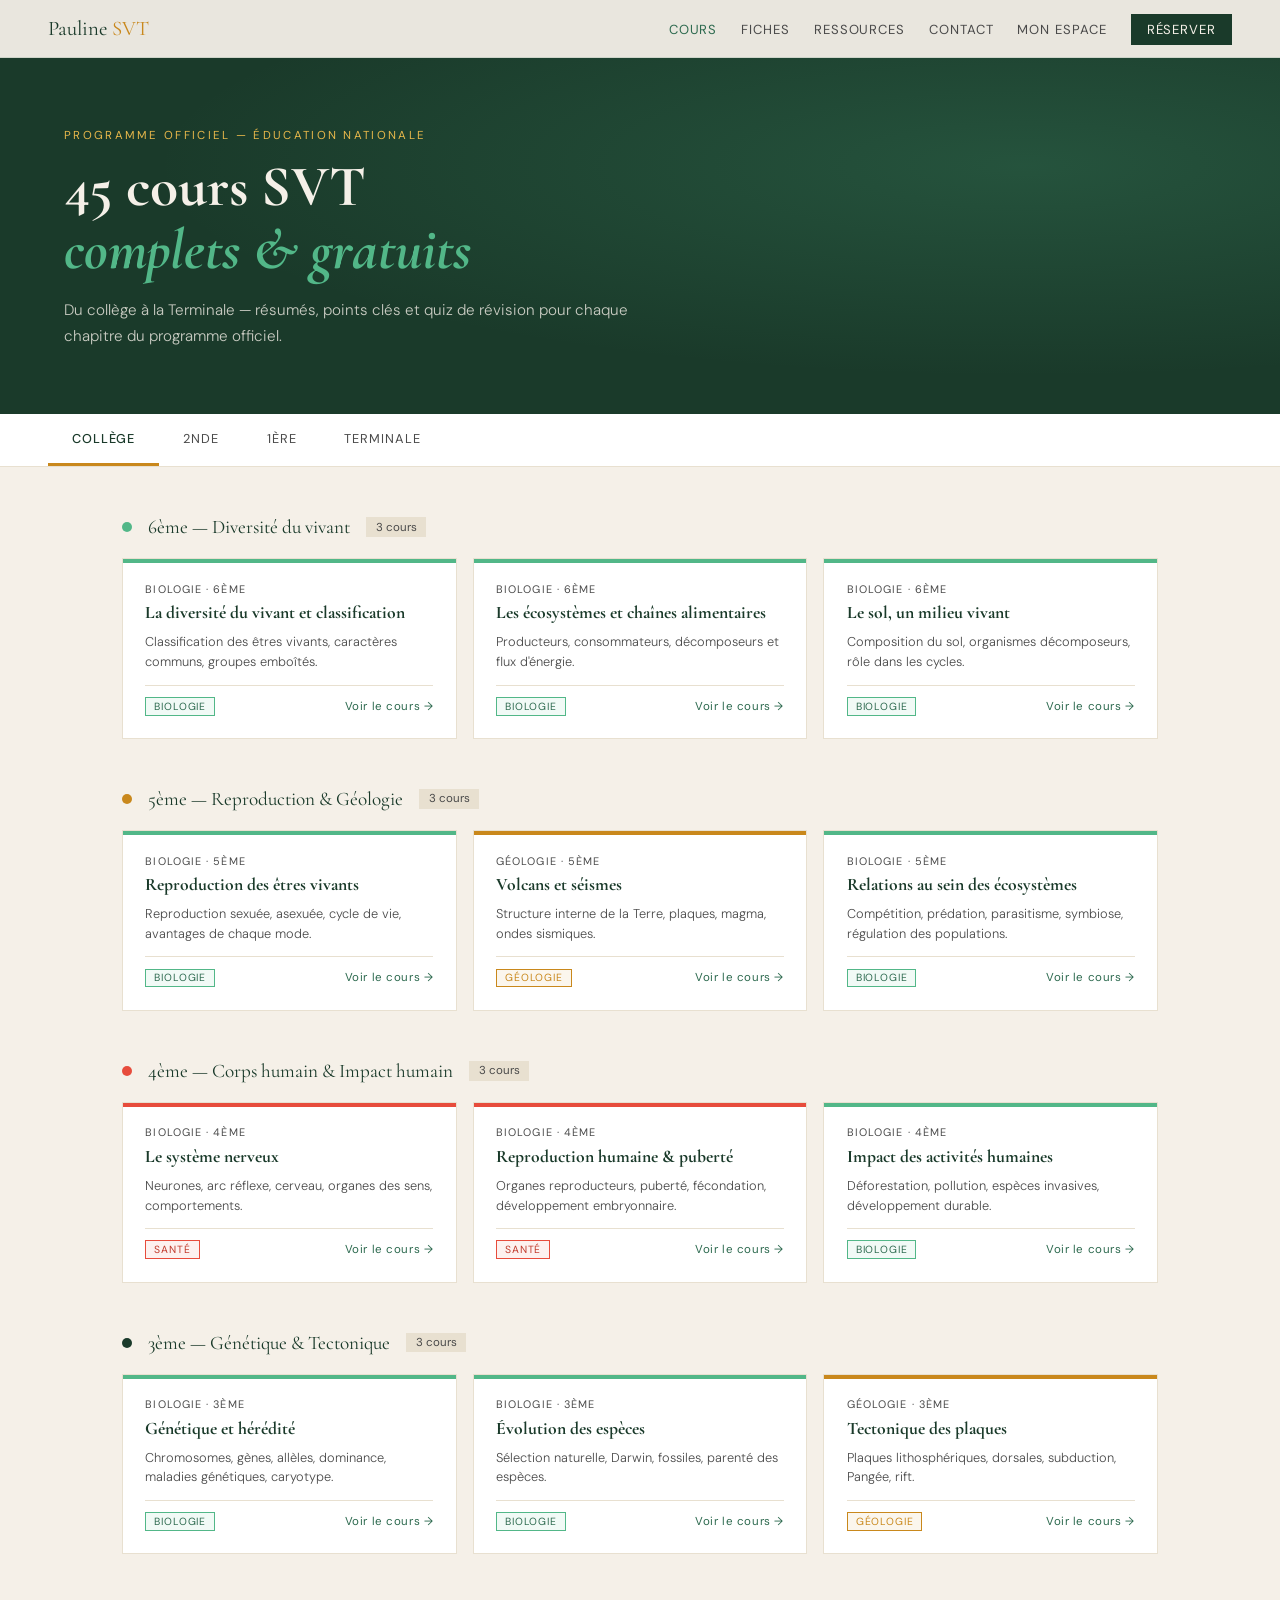
<file: cours-complet.html>
<!DOCTYPE html>
<html lang="fr">
<head>
<meta charset="UTF-8"/>
<link rel="icon" href="svt_cours_logo.svg"/>
<meta name="viewport" content="width=device-width, initial-scale=1.0"/>
<title>Tous les cours SVT — Collège & Lycée</title>
  <meta name="description" content="45 cours SVT complets et gratuits du collège à la Terminale : biologie, géologie, santé. Résumés, points clés et quiz de révision pour chaque chapitre du programme officiel."/>
  <meta property="og:title" content="Tous les cours SVT — Collège & Lycée"/>
  <meta property="og:description" content="45 cours SVT gratuits du collège à la Terminale. Résumés, quiz et points clés pour réviser efficacement."/>
  <meta property="og:type"  content="website"/>
  <meta property="og:url"   content="https://VOTRE_DOMAINE.fr/cours-complet.html"/>
  <meta property="og:image" content="https://VOTRE_DOMAINE.fr/og-image.jpg"/>
  <meta name="twitter:card"        content="summary_large_image"/>
  <meta name="twitter:title"       content="Tous les cours SVT — Collège &amp; Lycée"/>
  <meta name="twitter:description" content="45 cours SVT gratuits du collège à la Terminale. Résumés, quiz et points clés pour réviser efficacement."/>
  <meta name="twitter:image"       content="https://VOTRE_DOMAINE.fr/og-image.jpg"/>
  <link rel="canonical" href="https://VOTRE_DOMAINE.fr/cours-complet.html"/>
<link href="https://fonts.googleapis.com/css2?family=Cormorant+Garamond:ital,wght@0,400;0,600;1,400&family=DM+Sans:wght@300;400;500&display=swap" rel="stylesheet"/>
<link rel="stylesheet" href="styles.css"/>
<style>
:root{
  --gd:#1a3a2a;--gm:#2d6a4f;--gl:#52b788;
  --cr:#f5f0e8;--cd:#e8e0d0;--am:#c9881c;--al:#e8b84b;
  --td:#1c1c1c;--tm:#4a4a4a;--wh:#ffffff;
  --serif:'Cormorant Garamond',Georgia,serif;--sans:'DM Sans',sans-serif;
}
body{font-family:var(--sans);background:var(--cr);color:var(--td)}
nav{position:fixed;top:0;left:0;right:0;z-index:100;display:flex;align-items:center;justify-content:space-between;padding:1rem 3rem;background:rgba(245,240,232,0.95);backdrop-filter:blur(12px);border-bottom:1px solid rgba(45,106,79,0.15)}
.nl{font-family:var(--serif);font-size:1.3rem;color:var(--gd);text-decoration:none}.nl span{color:var(--am)}
.nv{display:flex;gap:1.5rem;list-style:none}
.nv a{font-size:0.82rem;letter-spacing:0.07em;text-transform:uppercase;color:var(--tm);text-decoration:none;transition:color 0.2s}
.nv a:hover,.nv a.active{color:var(--gm)}
.nc{background:var(--gd);color:var(--cr)!important;padding:0.45rem 1rem}
.hb{display:none;flex-direction:column;gap:5px;cursor:pointer;background:none;border:none;padding:0}
.hb span{display:block;width:24px;height:2px;background:var(--gd);transition:all 0.3s}
@media(max-width:768px){
  nav{padding:0.8rem 1rem}
  .nv{display:none;flex-direction:column;gap:1.2rem;position:absolute;top:100%;left:0;right:0;background:var(--cr);padding:2rem;border-top:1px solid var(--cd)}
  .nv.open{display:flex}
  .hb{display:flex}
}

.hero{background:var(--gd);color:var(--cr);padding:8rem 4rem 4rem;position:relative;overflow:hidden}
.hero::before{content:'';position:absolute;inset:0;background:radial-gradient(ellipse at 80% 40%,rgba(82,183,136,0.2),transparent 60%)}
.he{max-width:580px;position:relative;z-index:2}
.hew{font-size:0.72rem;letter-spacing:0.2em;text-transform:uppercase;color:var(--al);margin-bottom:0.8rem}
.ht{font-family:var(--serif);font-size:clamp(2.5rem,4.5vw,4rem);line-height:1.1;margin-bottom:1rem}
.ht em{font-style:italic;color:var(--gl)}
.hs{font-size:0.95rem;font-weight:300;line-height:1.7;color:rgba(245,240,232,0.8)}
@media(max-width:768px){.hero{padding:6rem 1.5rem 3rem}}

.tabs{background:var(--wh);border-bottom:1px solid var(--cd);padding:0 3rem;display:flex;gap:0;position:sticky;top:62px;z-index:50;overflow-x:auto}
.tb{padding:1rem 1.5rem;font-family:var(--sans);font-size:0.8rem;letter-spacing:0.07em;text-transform:uppercase;background:none;border:none;border-bottom:3px solid transparent;cursor:pointer;color:var(--tm);white-space:nowrap;transition:all 0.2s}
.tb:hover{color:var(--gm)}.tb.active{color:var(--gd);border-bottom-color:var(--am);font-weight:500}
@media(max-width:768px){.tabs{padding:0 0.5rem}}

.main{max-width:1100px;margin:0 auto;padding:3rem 2rem}
.tp{display:none}.tp.active{display:block;animation:fu 0.4s ease}
@keyframes fu{from{opacity:0;transform:translateY(14px)}to{opacity:1;transform:translateY(0)}}

.theme-section{margin-bottom:3rem}
.ts-header{display:flex;align-items:center;gap:1rem;margin-bottom:1.2rem}
.ts-dot{width:10px;height:10px;border-radius:50%}
.ts-title{font-family:var(--serif);font-size:1.2rem;color:var(--gd)}
.ts-count{font-size:0.72rem;color:var(--tm);background:var(--cd);padding:0.15rem 0.6rem}

.cg{display:grid;grid-template-columns:repeat(3,1fr);gap:1rem}
@media(max-width:900px){.cg{grid-template-columns:1fr 1fr}}
@media(max-width:580px){.cg{grid-template-columns:1fr}}

.cc{background:var(--wh);border:1px solid var(--cd);padding:1.4rem;cursor:pointer;transition:transform 0.25s,box-shadow 0.25s;position:relative;overflow:hidden}
.cc::after{content:'';position:absolute;top:0;left:0;width:100%;height:4px}
.cc.bio::after{background:var(--gl)}.cc.geo::after{background:var(--am)}.cc.sante::after{background:#e74c3c}
.cc:hover{transform:translateY(-4px);box-shadow:0 10px 28px rgba(26,58,42,0.1)}
.cc-niv{font-size:0.68rem;letter-spacing:0.1em;text-transform:uppercase;color:var(--tm);margin-bottom:0.4rem}
.cc-title{font-family:var(--serif);font-size:1.1rem;color:var(--gd);margin-bottom:0.5rem;line-height:1.25}
.cc-desc{font-size:0.8rem;color:var(--tm);line-height:1.55;font-weight:300;margin-bottom:0.8rem}
.cc-foot{display:flex;align-items:center;justify-content:space-between;padding-top:0.7rem;border-top:1px solid var(--cd)}
.cc-cat{font-size:0.65rem;letter-spacing:0.08em;text-transform:uppercase;padding:0.12rem 0.5rem;border:1px solid}
.cat-bio{color:var(--gm);border-color:var(--gl);background:rgba(82,183,136,0.08)}
.cat-geo{color:var(--am);border-color:var(--am);background:rgba(201,136,28,0.08)}
.cat-sante{color:#c0392b;border-color:#e74c3c;background:rgba(231,76,60,0.08)}
.cc-open{font-size:0.72rem;color:var(--gm);letter-spacing:0.05em}

/* MODAL */
.mo{position:fixed;inset:0;background:rgba(26,58,42,0.75);z-index:200;display:none;align-items:flex-start;justify-content:center;padding:2rem;backdrop-filter:blur(4px);overflow-y:auto}
.mo.open{display:flex}
.mw{background:var(--cr);max-width:800px;width:100%;margin:auto;animation:mi 0.3s ease}
@keyframes mi{from{opacity:0;transform:scale(0.96) translateY(16px)}to{opacity:1;transform:none}}
.mh{background:var(--gd);color:var(--cr);padding:2rem 2.5rem;display:flex;justify-content:space-between;align-items:flex-start;gap:1rem}
.mh-level{font-size:0.68rem;letter-spacing:0.15em;text-transform:uppercase;color:rgba(245,240,232,0.5);margin-bottom:0.4rem}
.mh-title{font-family:var(--serif);font-size:1.8rem;line-height:1.2}
.mc{font-size:1.5rem;background:none;border:none;color:rgba(245,240,232,0.6);cursor:pointer;line-height:1;padding:0;transition:color 0.2s;flex-shrink:0}
.mc:hover{color:var(--cr)}
.mb{padding:2rem 2.5rem}
.ms{margin-bottom:1.8rem}
.mst{font-family:var(--serif);font-size:1.1rem;color:var(--gd);margin-bottom:0.8rem;padding-bottom:0.5rem;border-bottom:1px solid var(--cd)}
.mt{font-size:0.88rem;line-height:1.8;color:var(--tm);font-weight:300}
.mt p{margin-bottom:0.7rem}.mt ul,.mt ol{padding-left:1.3rem;margin-bottom:0.7rem}.mt li{margin-bottom:0.3rem}
.mt strong{color:var(--gd);font-weight:500}
.kp{display:grid;grid-template-columns:1fr 1fr;gap:0.6rem}
@media(max-width:580px){.kp{grid-template-columns:1fr}}
.ki{background:var(--cr);border-left:3px solid var(--gl);padding:0.6rem 0.8rem;font-size:0.82rem;color:var(--td);line-height:1.5}

/* QUIZ */
.qbox{background:var(--gd);color:var(--cr);padding:1.5rem}
.qt{font-family:var(--serif);font-size:1.1rem;margin-bottom:0.3rem}
.qp{font-size:0.7rem;opacity:0.5;margin-bottom:1rem}
.qq{font-size:0.9rem;line-height:1.6;margin-bottom:0.8rem;font-weight:300}
.qo{display:flex;flex-direction:column;gap:0.5rem}
.qob{background:rgba(255,255,255,0.08);border:1px solid rgba(255,255,255,0.15);padding:0.7rem 1rem;cursor:pointer;font-size:0.85rem;color:rgba(245,240,232,0.9);text-align:left;font-family:var(--sans);transition:all 0.2s}
.qob:hover:not(:disabled){background:rgba(255,255,255,0.15)}
.qob.ok{background:rgba(82,183,136,0.3);border-color:var(--gl)}
.qob.ko{background:rgba(192,57,43,0.3);border-color:#e74c3c}
.qf{margin-top:0.8rem;padding:0.7rem;font-size:0.82rem;line-height:1.5;display:none}
.qf.show{display:block}.qf.fok{background:rgba(82,183,136,0.2);color:var(--gl)}.qf.fko{background:rgba(192,57,43,0.2);color:#e74c3c}
.qnav{display:flex;justify-content:space-between;align-items:center;margin-top:1rem}
.qnb{background:rgba(255,255,255,0.12);border:1px solid rgba(255,255,255,0.25);color:var(--cr);padding:0.45rem 0.9rem;font-size:0.75rem;cursor:pointer;font-family:var(--sans);display:none;transition:background 0.2s}
.qnb:hover{background:rgba(255,255,255,0.22)}

/* DL BTN */
.dl-bar{display:flex;gap:0.8rem;margin-top:1.5rem;flex-wrap:wrap}
.btn-dl{display:inline-flex;align-items:center;gap:0.5rem;padding:0.7rem 1.3rem;font-family:var(--sans);font-size:0.8rem;letter-spacing:0.08em;text-transform:uppercase;cursor:pointer;border:none;transition:all 0.25s;text-decoration:none}
.btn-dl.primary{background:var(--gd);color:var(--cr)}.btn-dl.primary:hover{background:var(--gm)}
.btn-dl.sec{background:transparent;color:var(--gd);border:1px solid var(--gd)}.btn-dl.sec:hover{background:var(--gd);color:var(--cr)}
</style>
</head>
<body>
<nav>
  <a href="index.html" class="nl">Pauline <span>SVT</span></a>
  <ul class="nv" id="navLinks">
    <li><a href="cours.html" class="active">Cours</a></li>
    <li><a href="fiches.html">Fiches</a></li>
    <li><a href="ressources.html">Ressources</a></li>
    <li><a href="contact.html">Contact</a></li>
    <li><a href="espace-etudiant.html">Mon espace</a></li>
    <li><a href="reservation.html" class="nc">Réserver</a></li>
  </ul>
  <button class="hb" id="hamburger" aria-label="Menu"><span></span><span></span><span></span></button>
</nav>

<section class="hero">
  <div class="he">
    <p class="hew">Programme officiel — Éducation Nationale</p>
    <h1 class="ht">45 cours SVT<br/><em>complets & gratuits</em></h1>
    <p class="hs">Du collège à la Terminale — résumés, points clés et quiz de révision pour chaque chapitre du programme officiel.</p>
  </div>
</section>

<div class="tabs">
  <button class="tb active" data-tab="college">Collège</button>
  <button class="tb" data-tab="seconde">2nde</button>
  <button class="tb" data-tab="premiere">1ère</button>
  <button class="tb" data-tab="terminale">Terminale</button>
</div>

<div class="main">

  <!-- COLLÈGE -->
  <div class="tp active" id="tab-college">
    <div class="theme-section">
      <div class="ts-header"><div class="ts-dot" style="background:var(--gl)"></div><span class="ts-title">6ème — Diversité du vivant</span><span class="ts-count">3 cours</span></div>
      <div class="cg">
        <div class="cc bio" onclick="open_('c1')"><p class="cc-niv">Biologie · 6ème</p><h3 class="cc-title">La diversité du vivant et classification</h3><p class="cc-desc">Classification des êtres vivants, caractères communs, groupes emboîtés.</p><div class="cc-foot"><span class="cc-cat cat-bio">Biologie</span><span class="cc-open">Voir le cours →</span></div></div>
        <div class="cc bio" onclick="open_('c2')"><p class="cc-niv">Biologie · 6ème</p><h3 class="cc-title">Les écosystèmes et chaînes alimentaires</h3><p class="cc-desc">Producteurs, consommateurs, décomposeurs et flux d'énergie.</p><div class="cc-foot"><span class="cc-cat cat-bio">Biologie</span><span class="cc-open">Voir le cours →</span></div></div>
        <div class="cc bio" onclick="open_('c3')"><p class="cc-niv">Biologie · 6ème</p><h3 class="cc-title">Le sol, un milieu vivant</h3><p class="cc-desc">Composition du sol, organismes décomposeurs, rôle dans les cycles.</p><div class="cc-foot"><span class="cc-cat cat-bio">Biologie</span><span class="cc-open">Voir le cours →</span></div></div>
      </div>
    </div>
    <div class="theme-section">
      <div class="ts-header"><div class="ts-dot" style="background:var(--am)"></div><span class="ts-title">5ème — Reproduction & Géologie</span><span class="ts-count">3 cours</span></div>
      <div class="cg">
        <div class="cc bio" onclick="open_('c4')"><p class="cc-niv">Biologie · 5ème</p><h3 class="cc-title">Reproduction des êtres vivants</h3><p class="cc-desc">Reproduction sexuée, asexuée, cycle de vie, avantages de chaque mode.</p><div class="cc-foot"><span class="cc-cat cat-bio">Biologie</span><span class="cc-open">Voir le cours →</span></div></div>
        <div class="cc geo" onclick="open_('c5')"><p class="cc-niv">Géologie · 5ème</p><h3 class="cc-title">Volcans et séismes</h3><p class="cc-desc">Structure interne de la Terre, plaques, magma, ondes sismiques.</p><div class="cc-foot"><span class="cc-cat cat-geo">Géologie</span><span class="cc-open">Voir le cours →</span></div></div>
        <div class="cc bio" onclick="open_('c6')"><p class="cc-niv">Biologie · 5ème</p><h3 class="cc-title">Relations au sein des écosystèmes</h3><p class="cc-desc">Compétition, prédation, parasitisme, symbiose, régulation des populations.</p><div class="cc-foot"><span class="cc-cat cat-bio">Biologie</span><span class="cc-open">Voir le cours →</span></div></div>
      </div>
    </div>
    <div class="theme-section">
      <div class="ts-header"><div class="ts-dot" style="background:#e74c3c"></div><span class="ts-title">4ème — Corps humain & Impact humain</span><span class="ts-count">3 cours</span></div>
      <div class="cg">
        <div class="cc sante" onclick="open_('c7')"><p class="cc-niv">Biologie · 4ème</p><h3 class="cc-title">Le système nerveux</h3><p class="cc-desc">Neurones, arc réflexe, cerveau, organes des sens, comportements.</p><div class="cc-foot"><span class="cc-cat cat-sante">Santé</span><span class="cc-open">Voir le cours →</span></div></div>
        <div class="cc sante" onclick="open_('c8')"><p class="cc-niv">Biologie · 4ème</p><h3 class="cc-title">Reproduction humaine & puberté</h3><p class="cc-desc">Organes reproducteurs, puberté, fécondation, développement embryonnaire.</p><div class="cc-foot"><span class="cc-cat cat-sante">Santé</span><span class="cc-open">Voir le cours →</span></div></div>
        <div class="cc bio" onclick="open_('c9')"><p class="cc-niv">Biologie · 4ème</p><h3 class="cc-title">Impact des activités humaines</h3><p class="cc-desc">Déforestation, pollution, espèces invasives, développement durable.</p><div class="cc-foot"><span class="cc-cat cat-bio">Biologie</span><span class="cc-open">Voir le cours →</span></div></div>
      </div>
    </div>
    <div class="theme-section">
      <div class="ts-header"><div class="ts-dot" style="background:var(--gd)"></div><span class="ts-title">3ème — Génétique & Tectonique</span><span class="ts-count">3 cours</span></div>
      <div class="cg">
        <div class="cc bio" onclick="open_('c10')"><p class="cc-niv">Biologie · 3ème</p><h3 class="cc-title">Génétique et hérédité</h3><p class="cc-desc">Chromosomes, gènes, allèles, dominance, maladies génétiques, caryotype.</p><div class="cc-foot"><span class="cc-cat cat-bio">Biologie</span><span class="cc-open">Voir le cours →</span></div></div>
        <div class="cc bio" onclick="open_('c11')"><p class="cc-niv">Biologie · 3ème</p><h3 class="cc-title">Évolution des espèces</h3><p class="cc-desc">Sélection naturelle, Darwin, fossiles, parenté des espèces.</p><div class="cc-foot"><span class="cc-cat cat-bio">Biologie</span><span class="cc-open">Voir le cours →</span></div></div>
        <div class="cc geo" onclick="open_('c12')"><p class="cc-niv">Géologie · 3ème</p><h3 class="cc-title">Tectonique des plaques</h3><p class="cc-desc">Plaques lithosphériques, dorsales, subduction, Pangée, rift.</p><div class="cc-foot"><span class="cc-cat cat-geo">Géologie</span><span class="cc-open">Voir le cours →</span></div></div>
      </div>
    </div>
  </div>

  <!-- SECONDE -->
  <div class="tp" id="tab-seconde">
    <div class="theme-section">
      <div class="ts-header"><div class="ts-dot" style="background:var(--gl)"></div><span class="ts-title">Thème 1 — La Terre, la vie et l'évolution</span><span class="ts-count">3 cours</span></div>
      <div class="cg">
        <div class="cc bio" onclick="open_('s1')"><p class="cc-niv">Biologie · 2nde</p><h3 class="cc-title">La cellule, unité du vivant</h3><p class="cc-desc">Procaryotes, eucaryotes, organites, membrane plasmique, microscopie.</p><div class="cc-foot"><span class="cc-cat cat-bio">Biologie</span><span class="cc-open">Voir le cours →</span></div></div>
        <div class="cc bio" onclick="open_('s2')"><p class="cc-niv">Biologie · 2nde</p><h3 class="cc-title">Biodiversité et évolution</h3><p class="cc-desc">Biodiversité génétique, spécifique, écosystémique, évolution et sélection.</p><div class="cc-foot"><span class="cc-cat cat-bio">Biologie</span><span class="cc-open">Voir le cours →</span></div></div>
        <div class="cc bio" onclick="open_('s3')"><p class="cc-niv">Biologie · 2nde</p><h3 class="cc-title">La photosynthèse</h3><p class="cc-desc">Chloroplaste, réactions lumineuses, cycle de Calvin, bilan de la photosynthèse.</p><div class="cc-foot"><span class="cc-cat cat-bio">Biologie</span><span class="cc-open">Voir le cours →</span></div></div>
      </div>
    </div>
    <div class="theme-section">
      <div class="ts-header"><div class="ts-dot" style="background:var(--am)"></div><span class="ts-title">Thème 2 — Enjeux contemporains de la planète</span><span class="ts-count">3 cours</span></div>
      <div class="cg">
        <div class="cc geo" onclick="open_('s4')"><p class="cc-niv">Géologie · 2nde</p><h3 class="cc-title">Géologie et ressources naturelles</h3><p class="cc-desc">Roches sédimentaires, combustibles fossiles, ressources minérales.</p><div class="cc-foot"><span class="cc-cat cat-geo">Géologie</span><span class="cc-open">Voir le cours →</span></div></div>
        <div class="cc geo" onclick="open_('s5')"><p class="cc-niv">Géologie · 2nde</p><h3 class="cc-title">Changement climatique</h3><p class="cc-desc">Effet de serre, CO₂, rétroactions climatiques, impact sur les écosystèmes.</p><div class="cc-foot"><span class="cc-cat cat-geo">Géologie</span><span class="cc-open">Voir le cours →</span></div></div>
        <div class="cc geo" onclick="open_('s6')"><p class="cc-niv">Géologie · 2nde</p><h3 class="cc-title">Risques naturels</h3><p class="cc-desc">Séismes, éruptions volcaniques, prévention, aléa et risque.</p><div class="cc-foot"><span class="cc-cat cat-geo">Géologie</span><span class="cc-open">Voir le cours →</span></div></div>
      </div>
    </div>
    <div class="theme-section">
      <div class="ts-header"><div class="ts-dot" style="background:#e74c3c"></div><span class="ts-title">Thème 3 — Corps humain et santé</span><span class="ts-count">3 cours</span></div>
      <div class="cg">
        <div class="cc sante" onclick="open_('s7')"><p class="cc-niv">Biologie · 2nde</p><h3 class="cc-title">Alimentation et digestion</h3><p class="cc-desc">Digestion enzymatique, absorption, microbiote intestinal, équilibre alimentaire.</p><div class="cc-foot"><span class="cc-cat cat-sante">Santé</span><span class="cc-open">Voir le cours →</span></div></div>
        <div class="cc sante" onclick="open_('s8')"><p class="cc-niv">Biologie · 2nde</p><h3 class="cc-title">Microbiote et santé</h3><p class="cc-desc">Flore intestinale, probiotiques, rôle immunitaire, dysbiose.</p><div class="cc-foot"><span class="cc-cat cat-sante">Santé</span><span class="cc-open">Voir le cours →</span></div></div>
        <div class="cc sante" onclick="open_('s9')"><p class="cc-niv">Biologie · 2nde</p><h3 class="cc-title">Comportements à risque et prévention</h3><p class="cc-desc">Addiction, IST, vaccination, système immunitaire de base.</p><div class="cc-foot"><span class="cc-cat cat-sante">Santé</span><span class="cc-open">Voir le cours →</span></div></div>
      </div>
    </div>
  </div>

  <!-- PREMIÈRE -->
  <div class="tp" id="tab-premiere">
    <div class="theme-section">
      <div class="ts-header"><div class="ts-dot" style="background:var(--gl)"></div><span class="ts-title">Thème 1 — Génétique et expression du vivant</span><span class="ts-count">3 cours</span></div>
      <div class="cg">
        <div class="cc bio" onclick="open_('p1')"><p class="cc-niv">Biologie · 1ère</p><h3 class="cc-title">ADN et information génétique</h3><p class="cc-desc">Structure de l'ADN, gènes, allèles, mutations, polymorphisme.</p><div class="cc-foot"><span class="cc-cat cat-bio">Biologie</span><span class="cc-open">Voir le cours →</span></div></div>
        <div class="cc bio" onclick="open_('p2')"><p class="cc-niv">Biologie · 1ère</p><h3 class="cc-title">Expression des gènes : ADN → protéines</h3><p class="cc-desc">Transcription, traduction, code génétique, ribosomes, protéines.</p><div class="cc-foot"><span class="cc-cat cat-bio">Biologie</span><span class="cc-open">Voir le cours →</span></div></div>
        <div class="cc bio" onclick="open_('p3')"><p class="cc-niv">Biologie · 1ère</p><h3 class="cc-title">Brassage génétique et méiose</h3><p class="cc-desc">Méiose, brassage inter et intra-chromosomique, fécondation, diversité génétique.</p><div class="cc-foot"><span class="cc-cat cat-bio">Biologie</span><span class="cc-open">Voir le cours →</span></div></div>
      </div>
    </div>
    <div class="theme-section">
      <div class="ts-header"><div class="ts-dot" style="background:var(--am)"></div><span class="ts-title">Thème 2 — Évolution et diversification du vivant</span><span class="ts-count">3 cours</span></div>
      <div class="cg">
        <div class="cc bio" onclick="open_('p4')"><p class="cc-niv">Biologie · 1ère</p><h3 class="cc-title">Mécanismes de l'évolution</h3><p class="cc-desc">Sélection naturelle, dérive génétique, mutation, flux génique, Hardy-Weinberg.</p><div class="cc-foot"><span class="cc-cat cat-bio">Biologie</span><span class="cc-open">Voir le cours →</span></div></div>
        <div class="cc bio" onclick="open_('p5')"><p class="cc-niv">Biologie · 1ère</p><h3 class="cc-title">Diversification et spéciation</h3><p class="cc-desc">Spéciation allopatrique, isolement reproducteur, phylogénèse, arbre du vivant.</p><div class="cc-foot"><span class="cc-cat cat-bio">Biologie</span><span class="cc-open">Voir le cours →</span></div></div>
        <div class="cc bio" onclick="open_('p6')"><p class="cc-niv">Biologie · 1ère</p><h3 class="cc-title">Cycles géochimiques</h3><p class="cc-desc">Cycle du carbone, azote, photosynthèse, respiration, enjeux climatiques.</p><div class="cc-foot"><span class="cc-cat cat-bio">Biologie</span><span class="cc-open">Voir le cours →</span></div></div>
      </div>
    </div>
    <div class="theme-section">
      <div class="ts-header"><div class="ts-dot" style="background:#e74c3c"></div><span class="ts-title">Thème 3 — Corps humain, santé & Géologie</span><span class="ts-count">3 cours</span></div>
      <div class="cg">
        <div class="cc sante" onclick="open_('p7')"><p class="cc-niv">Biologie · 1ère</p><h3 class="cc-title">Le système immunitaire</h3><p class="cc-desc">Immunité innée, adaptative, lymphocytes B et T, anticorps, vaccination.</p><div class="cc-foot"><span class="cc-cat cat-sante">Santé</span><span class="cc-open">Voir le cours →</span></div></div>
        <div class="cc sante" onclick="open_('p8')"><p class="cc-niv">Biologie · 1ère</p><h3 class="cc-title">Neurones et transmission synaptique</h3><p class="cc-desc">Potentiel d'action, synapse, neurotransmetteurs, plasticité synaptique.</p><div class="cc-foot"><span class="cc-cat cat-sante">Santé</span><span class="cc-open">Voir le cours →</span></div></div>
        <div class="cc geo" onclick="open_('p9')"><p class="cc-niv">Géologie · 1ère</p><h3 class="cc-title">Géodynamique interne</h3><p class="cc-desc">Lithosphère, asthénosphère, convection mantellique, dorsales, subduction.</p><div class="cc-foot"><span class="cc-cat cat-geo">Géologie</span><span class="cc-open">Voir le cours →</span></div></div>
      </div>
    </div>
  </div>

  <!-- TERMINALE -->
  <div class="tp" id="tab-terminale">
    <div class="theme-section">
      <div class="ts-header"><div class="ts-dot" style="background:var(--gl)"></div><span class="ts-title">Thème 1 — La Terre, la vie et l'évolution du vivant</span><span class="ts-count">3 cours</span></div>
      <div class="cg">
        <div class="cc bio" onclick="open_('t1')"><p class="cc-niv">Biologie · Terminale</p><h3 class="cc-title">Génétique moléculaire</h3><p class="cc-desc">Réplication, transcription, traduction, mutations, régulation génique.</p><div class="cc-foot"><span class="cc-cat cat-bio">Biologie</span><span class="cc-open">Voir le cours →</span></div></div>
        <div class="cc bio" onclick="open_('t2')"><p class="cc-niv">Biologie · Terminale</p><h3 class="cc-title">Évolution et phylogénèse</h3><p class="cc-desc">Sélection naturelle, dérive, cladogrammes, convergence, coévolution.</p><div class="cc-foot"><span class="cc-cat cat-bio">Biologie</span><span class="cc-open">Voir le cours →</span></div></div>
        <div class="cc geo" onclick="open_('t3')"><p class="cc-niv">Géologie · Terminale</p><h3 class="cc-title">Temps profonds et datation</h3><p class="cc-desc">Datation radiométrique, stratigraphie, fossiles, échelle des temps géologiques.</p><div class="cc-foot"><span class="cc-cat cat-geo">Géologie</span><span class="cc-open">Voir le cours →</span></div></div>
      </div>
    </div>
    <div class="theme-section">
      <div class="ts-header"><div class="ts-dot" style="background:var(--am)"></div><span class="ts-title">Thème 2 — Enjeux contemporains de la planète</span><span class="ts-count">3 cours</span></div>
      <div class="cg">
        <div class="cc bio" onclick="open_('t4')"><p class="cc-niv">Biologie · Terminale</p><h3 class="cc-title">Biodiversité et gestion durable</h3><p class="cc-desc">Services écosystémiques, conservation, corridors écologiques, extinction.</p><div class="cc-foot"><span class="cc-cat cat-bio">Biologie</span><span class="cc-open">Voir le cours →</span></div></div>
        <div class="cc geo" onclick="open_('t5')"><p class="cc-niv">Géologie · Terminale</p><h3 class="cc-title">Ressources et risques géologiques</h3><p class="cc-desc">Ressources minérales, énergétiques, aléas, prévention, développement durable.</p><div class="cc-foot"><span class="cc-cat cat-geo">Géologie</span><span class="cc-open">Voir le cours →</span></div></div>
        <div class="cc bio" onclick="open_('t6')"><p class="cc-niv">Biologie · Terminale</p><h3 class="cc-title">De la plante sauvage à la plante domestiquée</h3><p class="cc-desc">Sélection artificielle, OGM, biotechnologies végétales, enjeux éthiques.</p><div class="cc-foot"><span class="cc-cat cat-bio">Biologie</span><span class="cc-open">Voir le cours →</span></div></div>
      </div>
    </div>
    <div class="theme-section">
      <div class="ts-header"><div class="ts-dot" style="background:#e74c3c"></div><span class="ts-title">Thème 3 — Corps humain et santé</span><span class="ts-count">3 cours</span></div>
      <div class="cg">
        <div class="cc sante" onclick="open_('t7')"><p class="cc-niv">Biologie · Terminale</p><h3 class="cc-title">Neurosciences et comportement</h3><p class="cc-desc">Plasticité synaptique, mémoire, apprentissage, addictions, troubles neuro.</p><div class="cc-foot"><span class="cc-cat cat-sante">Santé</span><span class="cc-open">Voir le cours →</span></div></div>
        <div class="cc sante" onclick="open_('t8')"><p class="cc-niv">Biologie · Terminale</p><h3 class="cc-title">Immunologie avancée</h3><p class="cc-desc">Réponse immunitaire adaptative, mémoire immunitaire, auto-immunité, allergies.</p><div class="cc-foot"><span class="cc-cat cat-sante">Santé</span><span class="cc-open">Voir le cours →</span></div></div>
        <div class="cc sante" onclick="open_('t9')"><p class="cc-niv">Biologie · Terminale</p><h3 class="cc-title">Reproduction et régulation hormonale</h3><p class="cc-desc">Axe hypothalamo-hypophysaire, cycle menstruel, hormones sexuelles, contraception.</p><div class="cc-foot"><span class="cc-cat cat-sante">Santé</span><span class="cc-open">Voir le cours →</span></div></div>
      </div>
    </div>
  </div>
</div>

<!-- MODAL -->
<div class="mo" id="modal" onclick="closeOut(event)">
  <div class="mw">
    <div class="mh">
      <div><p class="mh-level" id="mLvl"></p><h2 class="mh-title" id="mTitle"></h2></div>
      <button class="mc" onclick="closeModal()">✕</button>
    </div>
    <div class="mb" id="mBody"></div>
  </div>
</div>

<script>
const COURS = {
  c1:{lvl:"Biologie · 6ème",title:"La diversité du vivant et classification",
    resume:`<p>La <strong>classification du vivant</strong> organise les êtres vivants en groupes selon leurs caractères communs. On utilise la méthode des <strong>groupes emboîtés</strong> : chaque groupe contient tous les êtres vivants qui partagent au moins un caractère commun.</p>
    <p>Les <strong>caractères de classification</strong> sont des attributs observables : présence d'une colonne vertébrale, de poils, de plumes, d'une fleur... On distingue les caractères <strong>ancestraux</strong> (partagés par de nombreux groupes) et les caractères <strong>dérivés</strong> (propres à un groupe).</p>
    <p>La <strong>biodiversité</strong> désigne la variété des espèces vivantes. On estime qu'il existe entre 8 et 10 millions d'espèces sur Terre, dont seulement 1,8 million ont été décrites par les scientifiques.</p>`,
    keys:["Groupes emboîtés : chaque groupe est inclus dans un plus grand","Caractère partagé = point commun entre espèces","Vertébrés : poissons, amphibiens, reptiles, oiseaux, mammifères","Invertébrés : insectes, mollusques, vers, crustacés","~8 millions d'espèces estimées sur Terre","La classification évolue avec les découvertes génétiques"],
    quiz:[
      {q:"Que signifie la notion de 'groupes emboîtés' ?",opts:["Les animaux sont rangés par taille","Chaque groupe est inclus dans un groupe plus large","Les plantes sont séparées des animaux","Les groupes sont classés par ordre alphabétique"],c:1,exp:"Les groupes emboîtés signifient que chaque groupe contient tous les êtres vivants qui partagent au moins un caractère commun, et est lui-même inclus dans un groupe plus large."},
      {q:"Quel caractère distingue les vertébrés des invertébrés ?",opts:["La présence d'ailes","La présence d'une colonne vertébrale","La taille du corps","La couleur"],c:1,exp:"Les vertébrés possèdent une colonne vertébrale (squelette interne), contrairement aux invertébrés qui en sont dépourvus."},
      {q:"Combien d'espèces sont estimées sur Terre ?",opts:["100 000","1 million","8 à 10 millions","1 milliard"],c:2,exp:"On estime qu'il existe entre 8 et 10 millions d'espèces sur Terre, mais seulement 1,8 million ont été officiellement décrites et nommées."}
    ]},
  c2:{lvl:"Biologie · 6ème",title:"Les écosystèmes et chaînes alimentaires",
    resume:`<p>Un <strong>écosystème</strong> est un ensemble formé par une communauté d'êtres vivants (la <strong>biocénose</strong>) et son milieu de vie physique (le <strong>biotope</strong>). Ces deux composantes interagissent en permanence.</p>
    <p>Les <strong>chaînes alimentaires</strong> représentent les transferts de matière et d'énergie entre êtres vivants. Elles comprennent : les <strong>producteurs</strong> (végétaux, photosynthèse), les <strong>consommateurs primaires</strong> (herbivores), les <strong>consommateurs secondaires</strong> (carnivores) et les <strong>décomposeurs</strong> (bactéries, champignons).</p>
    <p>Un <strong>réseau trophique</strong> est l'ensemble des chaînes alimentaires d'un écosystème. À chaque maillon, environ 90% de l'énergie est perdue sous forme de chaleur : seuls 10% passent au maillon suivant.</p>`,
    keys:["Biocénose = ensemble des êtres vivants","Biotope = milieu physique (sol, eau, air, température)","Producteurs → Consommateurs primaires → Secondaires → Décomposeurs","90% de l'énergie perdue à chaque maillon","Réseau trophique = plusieurs chaînes alimentaires liées","Les décomposeurs recyclent la matière organique"],
    quiz:[
      {q:"Qu'est-ce qu'un producteur dans une chaîne alimentaire ?",opts:["Un animal qui chasse","Un végétal qui fabrique sa matière organique","Un champignon décomposeur","Un insecte herbivore"],c:1,exp:"Les producteurs sont les végétaux (et certaines bactéries) capables de fabriquer leur matière organique par photosynthèse en utilisant l'énergie lumineuse."},
      {q:"Quel pourcentage d'énergie passe d'un maillon au suivant ?",opts:["50%","25%","10%","90%"],c:2,exp:"À chaque maillon d'une chaîne alimentaire, environ 90% de l'énergie est perdue (chaleur, mouvement, déchets) et seulement 10% est transférée au maillon suivant."},
      {q:"Comment appelle-t-on le milieu physique d'un écosystème ?",opts:["Biocénose","Biotope","Biome","Biosystème"],c:1,exp:"Le biotope désigne le milieu physique d'un écosystème : le sol, l'eau, la température, la lumière, etc. La biocénose désigne les êtres vivants."}
    ]},
  c3:{lvl:"Biologie · 6ème",title:"Le sol, un milieu vivant",
    resume:`<p>Le <strong>sol</strong> est un milieu complexe composé de matière minérale (argile, sable, limons), de matière organique (humus), d'eau, d'air et d'une multitude d'êtres vivants.</p>
    <p>Les <strong>organismes du sol</strong> sont très variés : vers de terre, insectes, bactéries, champignons. Ils jouent un rôle essentiel dans la <strong>décomposition</strong> de la matière organique (feuilles mortes, cadavres) et sa transformation en <strong>humus</strong>.</p>
    <p>L'<strong>humus</strong> est une matière organique très riche qui améliore la fertilité du sol et retient l'eau. La formation du sol est un processus très lent : il faut environ 10 000 ans pour former 1 mètre de sol. C'est pourquoi le sol est une ressource précieuse à préserver.</p>`,
    keys:["Sol = matière minérale + matière organique + eau + air + êtres vivants","1 gramme de sol = 1 milliard de bactéries","Vers de terre : aèrent et mélangent le sol","Humus : matière organique décomposée, très fertile","10 000 ans pour former 1 m de sol","Déforestation et agriculture intensive appauvrissent le sol"],
    quiz:[
      {q:"Qu'est-ce que l'humus ?",opts:["De l'argile compressée","De la matière organique décomposée dans le sol","Des minéraux dissous dans l'eau","Des racines fossilisées"],c:1,exp:"L'humus est de la matière organique décomposée par les organismes du sol. Il enrichit le sol en nutriments et améliore sa structure et sa capacité à retenir l'eau."},
      {q:"Quel est le rôle principal des vers de terre ?",opts:["Produire de l'oxygène","Creuser des galeries pour aérer et mélanger le sol","Filtrer l'eau de pluie","Protéger les racines"],c:1,exp:"Les vers de terre creusent des galeries qui aèrent le sol et permettent à l'eau de s'infiltrer. Ils mélangent aussi les couches du sol, favorisant la fertilité."},
      {q:"Combien de temps faut-il pour former 1 mètre de sol ?",opts:["100 ans","1 000 ans","10 000 ans","100 000 ans"],c:2,exp:"La formation du sol est un processus géologique très lent : il faut environ 10 000 ans pour former 1 mètre de sol fertile. C'est pourquoi le sol est considéré comme une ressource non renouvelable."}
    ]},
  c4:{lvl:"Biologie · 5ème",title:"Reproduction des êtres vivants",
    resume:`<p>Il existe deux grands modes de reproduction chez les êtres vivants : la <strong>reproduction sexuée</strong> et la <strong>reproduction asexuée</strong>.</p>
    <p>La <strong>reproduction sexuée</strong> implique la fusion de deux cellules reproductrices (gamètes) : un gamète mâle et un gamète femelle, formant un <strong>zygote</strong>. Elle produit une grande variété génétique mais nécessite deux individus. Elle est universelle chez les animaux complexes.</p>
    <p>La <strong>reproduction asexuée</strong> se fait à partir d'un seul individu (bouturage, bourgeonnement, stolons). Elle produit des individus génétiquement identiques (<strong>clones</strong>). Elle est rapide et ne nécessite pas de partenaire, mais n'apporte aucune diversité génétique.</p>`,
    keys:["Reproduction sexuée = fusion de deux gamètes → zygote","Gamètes : ovule (femelle) + spermatozoïde (mâle)","Grande diversité génétique avec la reproduction sexuée","Reproduction asexuée = clones génétiquement identiques","Exemples asexuée : bouturage, stolons de fraisiers, bourgeonnement","Les deux modes peuvent exister chez une même espèce"],
    quiz:[
      {q:"Qu'est-ce qu'un zygote ?",opts:["Un gamète mâle","La cellule résultant de la fusion des gamètes","Un organe reproducteur","Un type de bourgeon"],c:1,exp:"Le zygote est la cellule-œuf résultant de la fusion du gamète mâle (spermatozoïde) et du gamète femelle (ovule). C'est la première cellule du nouvel organisme."},
      {q:"Quel est l'avantage principal de la reproduction sexuée ?",opts:["Elle est plus rapide","Elle ne nécessite pas de partenaire","Elle produit une grande diversité génétique","Elle produit des clones"],c:2,exp:"La reproduction sexuée produit une grande diversité génétique car chaque individu reçoit un mélange unique de gènes de ses deux parents, ce qui favorise l'adaptation à l'environnement."},
      {q:"Le bouturage est un exemple de reproduction…",opts:["Sexuée","Asexuée","Mixte","Parthenogenèse"],c:1,exp:"Le bouturage est une reproduction asexuée : on prélève une partie d'une plante (tige, feuille) et on la fait enraciner. Les individus obtenus sont génétiquement identiques à la plante mère."}
    ]},
  c5:{lvl:"Géologie · 5ème",title:"Volcans et séismes",
    resume:`<p>La <strong>structure interne de la Terre</strong> comprend, de l'extérieur vers l'intérieur : la <strong>croûte terrestre</strong> (fine, 5-70 km), le <strong>manteau</strong> (2900 km), le <strong>noyau externe</strong> (liquide) et le <strong>noyau interne</strong> (solide). La croûte et la partie supérieure du manteau forment la <strong>lithosphère</strong>.</p>
    <p>Les <strong>séismes</strong> sont des vibrations de la Terre dues à la rupture de roches en profondeur (foyer ou hypocentre). Ils se propagent via des <strong>ondes sismiques</strong> et sont mesurés par des sismographes. L'épicentre est le point de surface au-dessus du foyer.</p>
    <p>Les <strong>volcans</strong> sont des zones de remontée de <strong>magma</strong> (roche en fusion) depuis le manteau. On distingue les volcans <strong>effusifs</strong> (coulées de lave fluide, ex : Piton de la Fournaise) et <strong>explosifs</strong> (éruptions violentes, ex : Vésuve).</p>`,
    keys:["Croûte terrestre : 5 km (océanique) à 70 km (continentale)","Foyer sismique = point de rupture en profondeur","Épicentre = point en surface au-dessus du foyer","Magma = roche en fusion dans le manteau","Volcan effusif : lave fluide (basalte), peu dangereux","Volcan explosif : lave visqueuse, très dangereux"],
    quiz:[
      {q:"Où se situe le foyer d'un séisme ?",opts:["À la surface de la Terre","Dans l'atmosphère","En profondeur dans la croûte ou le manteau","Dans l'océan uniquement"],c:2,exp:"Le foyer (ou hypocentre) est le point en profondeur où se produit la rupture des roches à l'origine du séisme. L'épicentre est le point de surface directement au-dessus du foyer."},
      {q:"Quelle est la différence entre un volcan effusif et explosif ?",opts:["La taille du volcan","La viscosité de la lave et le type d'éruption","La profondeur du magma","La couleur de la lave"],c:1,exp:"Un volcan effusif émet une lave fluide (basalte) en coulées. Un volcan explosif émet une lave très visqueuse qui bloque les gaz, provoquant des explosions violentes et des nuées ardentes."},
      {q:"Comment s'appelle la roche en fusion dans le manteau ?",opts:["Basalte","Granite","Magma","Obsidienne"],c:2,exp:"Le magma est la roche en fusion présente dans le manteau terrestre. Lorsqu'il remonte et sort à la surface via un volcan, il prend le nom de lave."}
    ]},
  c6:{lvl:"Biologie · 5ème",title:"Relations au sein des écosystèmes",
    resume:`<p>Les êtres vivants d'un écosystème entretiennent de nombreuses <strong>relations</strong> entre eux. Ces interactions peuvent être bénéfiques, neutres ou néfastes pour chacun des partenaires.</p>
    <p>La <strong>compétition</strong> oppose des individus qui se disputent les mêmes ressources (nourriture, territoire, partenaires). La <strong>prédation</strong> implique qu'un prédateur tue et consomme une proie. Le <strong>parasitisme</strong> est une relation où le parasite bénéficie au détriment de l'hôte sans le tuer immédiatement.</p>
    <p>La <strong>symbiose</strong> est une relation mutuellement bénéfique : lichens (algue + champignon), nodules racinaires (légumineuses + bactéries fixatrices d'azote), pollinisation. Ces relations régulent les <strong>populations</strong> au sein de l'écosystème.</p>`,
    keys:["Compétition : deux espèces disputent les mêmes ressources","Prédation : prédateur (+) / proie (-)","Parasitisme : parasite (+) / hôte (-) sans mort immédiate","Symbiose (mutualisme) : les deux partenaires bénéficient (+/+)","Commensalisme : l'un bénéficie, l'autre est neutre (+/0)","Les relations régulent la taille des populations"],
    quiz:[
      {q:"Comment qualifie-t-on une relation où les deux partenaires bénéficient ?",opts:["Parasitisme","Prédation","Mutualisme/Symbiose","Compétition"],c:2,exp:"Le mutualisme (ou symbiose) est une relation entre deux espèces où chacune retire un avantage. Exemple : l'abeille butine les fleurs (pollen pour elle) et les pollinise (reproduction pour la plante)."},
      {q:"Quelle relation unit un lion et un zèbre ?",opts:["Symbiose","Compétition","Parasitisme","Prédation"],c:3,exp:"Le lion est un prédateur et le zèbre est sa proie : c'est une relation de prédation. Le prédateur (+) tue et consomme sa proie (-)."},
      {q:"Le gui qui pousse sur un chêne est un exemple de…",opts:["Mutualisme","Prédation","Parasitisme","Commensalisme"],c:2,exp:"Le gui est un parasite : il s'installe sur le chêne (hôte), prélève eau et nutriments à son profit (+) au détriment du chêne (-), sans le tuer immédiatement."}
    ]},
  c7:{lvl:"Biologie · 4ème",title:"Le système nerveux",
    resume:`<p>Le <strong>système nerveux</strong> contrôle et coordonne toutes les activités de l'organisme. Il comprend le <strong>système nerveux central</strong> (encéphale + moelle épinière) et le <strong>système nerveux périphérique</strong> (nerfs).</p>
    <p>Le <strong>neurone</strong> est la cellule de base du système nerveux. Il transmet des messages nerveux sous forme de <strong>potentiels d'action</strong> (signaux électriques). La transmission entre neurones se fait au niveau des <strong>synapses</strong> via des neurotransmetteurs chimiques.</p>
    <p>Le <strong>réflexe</strong> est une réponse automatique et rapide à un stimulus : stimulus → récepteur → nerf sensitif → moelle épinière → nerf moteur → effecteur. Il court-circuite le cerveau pour aller plus vite. Les comportements appris, eux, impliquent le cerveau.</p>`,
    keys:["Encéphale : cerveau, cervelet, tronc cérébral","Moelle épinière : centre des réflexes","Neurone : corps cellulaire + axone + dendrites","Arc réflexe : récepteur → nerf sensitif → moelle → nerf moteur → muscle","Synapse : jonction entre deux neurones (transmission chimique)","Neurotransmetteurs : dopamine, sérotonine, acétylcholine"],
    quiz:[
      {q:"Quel est l'élément de base du système nerveux ?",opts:["L'axone","Le neurone","La synapse","La myéline"],c:1,exp:"Le neurone est la cellule de base du système nerveux. Il est spécialisé dans la transmission des messages nerveux sous forme d'impulsions électriques."},
      {q:"Qu'est-ce qu'un réflexe ?",opts:["Une réponse consciente et lente à un stimulus","Une réponse automatique et rapide impliquant la moelle épinière","Un message envoyé par le cerveau","Un mouvement volontaire"],c:1,exp:"Un réflexe est une réponse automatique et rapide à un stimulus, intégrée au niveau de la moelle épinière (pas du cerveau). Exemple : retirer la main d'une source de chaleur."},
      {q:"Comment les neurones communiquent-ils entre eux ?",opts:["Par des signaux radio","Via des synapses et des neurotransmetteurs","Par contact direct","Via le sang"],c:1,exp:"Les neurones communiquent au niveau des synapses : le signal électrique déclenche la libération de neurotransmetteurs (molécules chimiques) qui traversent l'espace synaptique et activent le neurone suivant."}
    ]},
  c8:{lvl:"Biologie · 4ème",title:"Reproduction humaine & puberté",
    resume:`<p>La <strong>puberté</strong> est la période de transformation physique et hormonale qui marque le passage à la maturité sexuelle. Elle est déclenchée par la sécrétion d'hormones sexuelles : <strong>testostérone</strong> chez le garçon, <strong>œstrogènes et progestérone</strong> chez la fille.</p>
    <p>La <strong>fécondation</strong> est la fusion d'un spermatozoïde et d'un ovule qui forment un <strong>zygote</strong>. Elle a lieu dans les trompes de Fallope. Le zygote se divise et s'implante dans l'utérus : c'est la <strong>nidation</strong>. Le développement embryonnaire dure 9 mois.</p>
    <p>Le <strong>cycle menstruel</strong> (28 jours en moyenne) prépare l'utérus à recevoir un éventuel embryon. Il comprend la menstruation, la maturation d'un follicule, l'ovulation (libération de l'ovule) et la phase lutéale.</p>`,
    keys:["Puberté garçon : testostérone, développement organes génitaux","Puberté fille : œstrogènes, cycles menstruels","Ovulation : libération d'un ovule vers J14 du cycle","Fécondation dans les trompes de Fallope","Nidation : implantation du zygote dans l'utérus","Grossesse : environ 280 jours (40 semaines)"],
    quiz:[
      {q:"Quelle hormone déclenche la puberté chez le garçon ?",opts:["Œstrogènes","Progestérone","Testostérone","Insuline"],c:2,exp:"La testostérone, produite par les testicules sous contrôle de l'hypophyse, déclenche les transformations de la puberté chez le garçon : développement des organes génitaux, mue de la voix, pilosité."},
      {q:"Où a lieu la fécondation ?",opts:["Dans l'utérus","Dans les trompes de Fallope","Dans les ovaires","Dans le vagin"],c:1,exp:"La fécondation a lieu dans les trompes de Fallope. Le spermatozoïde remonte pour rencontrer l'ovule et forme le zygote, qui migre ensuite vers l'utérus où il s'implante (nidation)."},
      {q:"Combien de jours dure en moyenne le cycle menstruel ?",opts:["14 jours","21 jours","28 jours","35 jours"],c:2,exp:"Le cycle menstruel dure en moyenne 28 jours. Il commence le premier jour des règles et se termine la veille des règles suivantes. L'ovulation a lieu approximativement à J14."}
    ]},
  c9:{lvl:"Biologie · 4ème",title:"Impact des activités humaines",
    resume:`<p>Les activités humaines ont un impact majeur sur la <strong>biodiversité</strong> et les écosystèmes. Les principales causes de la perte de biodiversité sont résumées sous l'acronyme <strong>HIPPO</strong> : Habitat (destruction), Invasives (espèces), Pollution, Population humaine, Over-hunting (surexploitation).</p>
    <p>La <strong>déforestation</strong> détruit les habitats naturels et libère le CO₂ stocké dans les arbres. La <strong>pollution</strong> (plastiques, pesticides, rejets chimiques) affecte les écosystèmes aquatiques et terrestres. Le <strong>changement climatique</strong> modifie les conditions de vie de nombreuses espèces.</p>
    <p>Le <strong>développement durable</strong> vise à répondre aux besoins actuels sans compromettre la capacité des générations futures à satisfaire les leurs. Il repose sur trois piliers : économique, social et environnemental.</p>`,
    keys:["HIPPO : Habitat, Invasives, Pollution, Population, Over-hunting","6e extinction de masse en cours (activités humaines)","Déforestation : 15 milliards d'arbres abattus/an","Plastiques : 8 millions de tonnes dans les océans/an","Espèces invasives : menace pour les espèces locales","Solutions : aires protégées, corridors écologiques, éco-gestes"],
    quiz:[
      {q:"Que signifie l'acronyme HIPPO pour la perte de biodiversité ?",opts:["Un animal emblématique des zones humides","Habitat, Invasives, Pollution, Population, Over-hunting","Une méthode d'évaluation scientifique","Un programme de conservation"],c:1,exp:"HIPPO résume les 5 principales causes de perte de biodiversité : destruction des Habitats, espèces Invasives, Pollution, croissance de la Population humaine, Over-hunting (surexploitation)."},
      {q:"Quel est le principal gaz émis par la déforestation ?",opts:["L'oxygène","L'azote","Le CO₂","Le méthane"],c:2,exp:"Les arbres stockent du CO₂. Quand ils sont abattus et brûlés, ce carbone est libéré dans l'atmosphère sous forme de CO₂, contribuant au changement climatique."},
      {q:"Sur combien de piliers repose le développement durable ?",opts:["1","2","3","4"],c:2,exp:"Le développement durable repose sur 3 piliers indissociables : la viabilité économique, l'équité sociale et la durabilité environnementale. Ces trois dimensions doivent être équilibrées."}
    ]},
  c10:{lvl:"Biologie · 3ème",title:"Génétique et hérédité",
    resume:`<p>L'<strong>hérédité</strong> est la transmission des caractères des parents aux enfants via les <strong>chromosomes</strong>. Chaque cellule humaine contient 46 chromosomes (23 paires). Les chromosomes portent les <strong>gènes</strong>, segments d'ADN codant pour des caractères.</p>
    <p>Un même gène peut exister sous différentes formes appelées <strong>allèles</strong>. Chaque individu possède deux allèles pour chaque gène (un de chaque parent). L'allèle <strong>dominant</strong> s'exprime même en présence d'un allèle récessif. L'allèle <strong>récessif</strong> ne s'exprime qu'en double dose.</p>
    <p>Le <strong>caryotype</strong> est la photo ordonnée des chromosomes d'une cellule. Il permet de détecter des anomalies chromosomiques (ex : trisomie 21 = 3 chromosomes 21). Les maladies génétiques peuvent être héritées ou résulter de mutations.</p>`,
    keys:["46 chromosomes = 23 paires chez l'humain","Gène = segment d'ADN codant un caractère","Allèle = version d'un gène","Dominant : s'exprime toujours ; récessif : s'exprime en double dose","Caryotype : représentation ordonnée des chromosomes","Trisomie 21 : 3 chromosomes 21 au lieu de 2"],
    quiz:[
      {q:"Combien de chromosomes contient chaque cellule humaine ?",opts:["23","44","46","48"],c:2,exp:"Les cellules humaines (sauf les gamètes) contiennent 46 chromosomes organisés en 23 paires. Les gamètes (ovule, spermatozoïde) n'en contiennent que 23 (1 de chaque paire)."},
      {q:"Qu'est-ce qu'un allèle dominant ?",opts:["Un allèle qui ne s'exprime jamais","Un allèle qui s'exprime même en présence d'un allèle récessif","Un allèle unique","Un allèle muté"],c:1,exp:"Un allèle dominant s'exprime toujours dans le phénotype, même si l'individu ne possède qu'un seul exemplaire (hétérozygote). L'allèle récessif ne s'exprime que si l'individu en possède deux (homozygote)."},
      {q:"Qu'est-ce que la trisomie 21 ?",opts:["L'absence du chromosome 21","La présence de 3 chromosomes 21 au lieu de 2","Une mutation du gène 21","Un chromosome 21 anormal"],c:1,exp:"La trisomie 21 (syndrome de Down) est due à la présence de 3 chromosomes 21 au lieu de 2. Cette anomalie chromosomique est visible sur le caryotype et provoque des caractéristiques physiques et cognitives particulières."}
    ]},
  c11:{lvl:"Biologie · 3ème",title:"Évolution des espèces",
    resume:`<p>La théorie de l'<strong>évolution</strong> a été proposée par <strong>Charles Darwin</strong> en 1859. Elle affirme que les espèces actuelles descendent d'ancêtres communs et se sont transformées progressivement au fil du temps.</p>
    <p>La <strong>sélection naturelle</strong> est le mécanisme principal de l'évolution : les individus les mieux adaptés à leur environnement survivent mieux et se reproduisent davantage, transmettant leurs caractères avantageux. Sur des milliers de générations, cela modifie les populations.</p>
    <p>Les <strong>fossiles</strong> témoignent de la vie passée et apportent des preuves de l'évolution. On peut reconstituer les <strong>arbres phylogénétiques</strong> (arbres de l'évolution) en comparant les caractères des espèces actuelles et fossiles. Toutes les espèces sont reliées par des ancêtres communs.</p>`,
    keys:["Darwin : 'De l'Origine des Espèces' (1859)","Sélection naturelle : survie différentielle + reproduction","Variation génétique : matière première de l'évolution","Fossiles : preuves paléontologiques de l'évolution","Ancêtres communs : toutes les espèces sont liées","Évolution ≠ progrès : adaptation à l'environnement actuel"],
    quiz:[
      {q:"Qui a proposé la théorie de la sélection naturelle ?",opts:["Lamarck","Mendel","Darwin","Pasteur"],c:2,exp:"Charles Darwin a publié 'De l'Origine des Espèces' en 1859, proposant la théorie de la sélection naturelle pour expliquer l'évolution des espèces. Alfred Wallace a développé une théorie similaire simultanément."},
      {q:"Quel est le mécanisme principal de l'évolution selon Darwin ?",opts:["L'hérédité directe des caractères acquis","La mutation spontanée","La sélection naturelle","La dérive génétique"],c:2,exp:"La sélection naturelle est le mécanisme clé : les individus mieux adaptés à leur environnement survivent mieux et se reproduisent plus, transmettant leurs caractères avantageux à leur descendance."},
      {q:"Que nous apprennent les fossiles sur l'évolution ?",opts:["Rien de scientifique","L'existence d'espèces disparues et les liens de parenté","Seulement l'âge des roches","La composition chimique de la Terre"],c:1,exp:"Les fossiles témoignent de l'existence d'espèces disparues et permettent de reconstituer l'histoire de la vie sur Terre. Ils montrent des formes intermédiaires et apportent des preuves tangibles de l'évolution."}
    ]},
  c12:{lvl:"Géologie · 3ème",title:"Tectonique des plaques",
    resume:`<p>La <strong>tectonique des plaques</strong> est la théorie qui explique les grands mouvements de la lithosphère terrestre. La lithosphère est découpée en une douzaine de <strong>plaques</strong> rigides qui se déplacent lentement (quelques cm par an) sur l'asthénosphère.</p>
    <p>Il existe trois types de <strong>frontières entre plaques</strong> : les <strong>dorsales océaniques</strong> (plaques qui s'écartent, création de croûte océanique), les <strong>zones de subduction</strong> (une plaque plonge sous l'autre, volcanisme explosif) et les <strong>failles transformantes</strong> (plaques qui glissent latéralement).</p>
    <p>Il y a environ 250 millions d'années, tous les continents étaient réunis en un super-continent appelé la <strong>Pangée</strong>. La dérive des continents a progressivement séparé les terres, formant la configuration actuelle des océans et continents.</p>`,
    keys:["12 grandes plaques lithosphériques","Déplacement : 1 à 10 cm par an (comme la croissance des ongles)","Dorsale : divergence → création de croûte océanique (basalte)","Subduction : convergence → destruction de croûte, volcanisme","Pangée : super-continent il y a 250 millions d'années","Preuves : magnétisme des fonds océaniques, GPS, fossiles similaires"],
    quiz:[
      {q:"Combien de grandes plaques lithosphériques y a-t-il ?",opts:["5","8","12","20"],c:2,exp:"On compte environ 12 grandes plaques lithosphériques (plaque eurasiatique, africaine, pacifique, nord-américaine...) plus plusieurs petites plaques. Elles se déplacent de quelques centimètres par an."},
      {q:"Que se passe-t-il au niveau d'une dorsale océanique ?",opts:["Une plaque plonge sous une autre","Deux plaques glissent l'une contre l'autre","Deux plaques s'écartent et de la croûte océanique se forme","Les plaques s'affrontent de face"],c:2,exp:"Au niveau d'une dorsale, deux plaques divergent. Le magma remonte et se solidifie pour former de la nouvelle croûte océanique (basalte). C'est un processus d'accrétion."},
      {q:"Comment s'appelle le super-continent qui existait il y a 250 millions d'années ?",opts:["Gondwana","Laurasia","Pangée","Rodinia"],c:2,exp:"La Pangée est le super-continent qui regroupait toutes les terres émergées il y a environ 250 millions d'années. Il s'est progressivement fragmenté par la dérive des continents pour donner la configuration actuelle."}
    ]},
  s1:{lvl:"Biologie · 2nde",title:"La cellule, unité du vivant",
    resume:`<p>La <strong>cellule</strong> est l'unité structurale et fonctionnelle de tout être vivant. Tous les êtres vivants sont composés d'une ou plusieurs cellules. On distingue deux grands types : les <strong>cellules procaryotes</strong> (bactéries, sans noyau délimité) et les <strong>cellules eucaryotes</strong> (avec noyau membranaire).</p>
    <p>La <strong>cellule eucaryote animale</strong> possède : un <strong>noyau</strong> (contient l'ADN), des <strong>mitochondries</strong> (production d'énergie), un <strong>réticulum endoplasmique</strong> (synthèse des protéines et lipides), un <strong>appareil de Golgi</strong> (tri et transport), des <strong>lysosomes</strong> (digestion cellulaire).</p>
    <p>La <strong>cellule végétale</strong> possède en plus : une <strong>paroi cellulaire</strong> en cellulose (rigidité), des <strong>chloroplastes</strong> (photosynthèse) et une grande <strong>vacuole centrale</strong> (stockage d'eau). La <strong>membrane plasmique</strong> contrôle les échanges avec l'extérieur chez toutes les cellules.</p>`,
    keys:["Procaryote : pas de noyau délimité, ADN libre (ex : bactérie)","Eucaryote : noyau entouré d'une membrane (animaux, végétaux)","Mitochondries : production d'ATP par respiration cellulaire","Chloroplastes : photosynthèse (uniquement cellule végétale)","Membrane plasmique : bicouche phospholipidique","Microscopie électronique : permet de voir les organites"],
    quiz:[
      {q:"Quelle est la principale différence entre cellule procaryote et eucaryote ?",opts:["La taille","La présence ou absence d'un noyau délimité","La couleur","La présence de mitochondries"],c:1,exp:"La cellule eucaryote possède un noyau entouré d'une enveloppe nucléaire, contrairement à la cellule procaryote (bactérie) où l'ADN est libre dans le cytoplasme."},
      {q:"Quel organite produit l'énergie (ATP) dans la cellule ?",opts:["Le noyau","L'appareil de Golgi","Les mitochondries","Les ribosomes"],c:2,exp:"Les mitochondries sont le siège de la respiration cellulaire. Elles transforment l'énergie des nutriments en ATP, la molécule énergétique utilisable par la cellule."},
      {q:"Quel organite est exclusif à la cellule végétale ?",opts:["La mitochondrie","Le ribosome","Le chloroplaste","La membrane plasmique"],c:2,exp:"Le chloroplaste est spécifique aux cellules végétales (et algues). Il contient de la chlorophylle et est le siège de la photosynthèse. Les mitochondries, ribosomes et membrane sont présents chez toutes les cellules."}
    ]},
  s2:{lvl:"Biologie · 2nde",title:"Biodiversité et évolution",
    resume:`<p>La <strong>biodiversité</strong> se décline à trois niveaux : la <strong>diversité génétique</strong> (variations au sein d'une espèce), la <strong>diversité spécifique</strong> (nombre d'espèces différentes) et la <strong>diversité écosystémique</strong> (variété des milieux de vie).</p>
    <p>La biodiversité est le résultat de l'<strong>évolution</strong> sur des millions d'années. Les <strong>mutations</strong> (modifications de l'ADN) créent de nouvelles variations. La <strong>sélection naturelle</strong> favorise les variants les mieux adaptés à l'environnement.</p>
    <p>Aujourd'hui, la biodiversité est menacée par les activités humaines. On parle de <strong>6e extinction de masse</strong> : le taux d'extinction actuel est 100 à 1000 fois supérieur au taux naturel. La conservation de la biodiversité est un enjeu crucial pour les écosystèmes et pour l'humanité (médicaments, nourriture, services écologiques).</p>`,
    keys:["3 niveaux : génétique, spécifique, écosystémique","Environ 8 millions d'espèces estimées, 1,8 millions décrites","Mutations : source de variation génétique","Sélection naturelle : filtre les variants adaptés","6e extinction : 100-1000x plus rapide que le taux naturel","Services écosystémiques : pollinisation, purification de l'eau..."],
    quiz:[
      {q:"Combien de niveaux distingue-t-on dans la biodiversité ?",opts:["1","2","3","4"],c:2,exp:"La biodiversité s'organise à 3 niveaux : la diversité génétique (gènes au sein d'une espèce), la diversité spécifique (nombre d'espèces) et la diversité écosystémique (variété des milieux)."},
      {q:"Quelle est la source première de variation génétique ?",opts:["La sélection naturelle","Les mutations","La reproduction sexuée","L'environnement"],c:1,exp:"Les mutations sont des modifications de la séquence d'ADN. Elles sont la source première de variation génétique. La reproduction sexuée brasse ensuite ces variations mais ne les crée pas."},
      {q:"Qu'appelle-t-on la '6e extinction de masse' ?",opts:["L'extinction des dinosaures","L'extinction actuelle causée par les activités humaines","Une extinction prévue pour le futur","L'extinction des mammouths"],c:1,exp:"La 6e extinction de masse désigne l'extinction accélérée des espèces en cours, causée par les activités humaines. Elle est 100 à 1000 fois plus rapide que le taux naturel d'extinction."}
    ]},
  s3:{lvl:"Biologie · 2nde",title:"La photosynthèse",
    resume:`<p>La <strong>photosynthèse</strong> est le processus par lequel les végétaux (et certaines bactéries) convertissent l'énergie lumineuse en énergie chimique stockée dans des molécules organiques. Elle se déroule dans les <strong>chloroplastes</strong>.</p>
    <p>L'équation globale de la photosynthèse est : <strong>6 CO₂ + 6 H₂O + énergie lumineuse → C₆H₁₂O₆ (glucose) + 6 O₂</strong>. Elle comprend deux phases : les <strong>réactions lumineuses</strong> (thylacodes, production d'ATP et NADPH, libération d'O₂) et le <strong>cycle de Calvin</strong> (stroma, fixation du CO₂, production de glucose).</p>
    <p>La photosynthèse est fondamentale pour la vie sur Terre : elle produit l'<strong>oxygène</strong> de l'atmosphère et est à la base de toutes les chaînes alimentaires (les végétaux produisent la matière organique que consomment les autres êtres vivants).</p>`,
    keys:["Équation : CO₂ + H₂O + lumière → glucose + O₂","Se déroule dans les chloroplastes (membranes des thylacoïdes + stroma)","Chlorophylle : pigment qui absorbe la lumière (rouge et bleu)","Réactions lumineuses : ATP + NADPH + O₂ produits","Cycle de Calvin : CO₂ fixé → glucose synthétisé","La photosynthèse = base de toutes les chaînes alimentaires"],
    quiz:[
      {q:"Où se déroule la photosynthèse dans la cellule végétale ?",opts:["Dans les mitochondries","Dans le noyau","Dans les chloroplastes","Dans la vacuole"],c:2,exp:"La photosynthèse se déroule dans les chloroplastes. Plus précisément, les réactions lumineuses ont lieu dans les membranes des thylacoïdes et le cycle de Calvin dans le stroma."},
      {q:"Quel gaz est libéré lors de la photosynthèse ?",opts:["CO₂","Azote","Oxygène","Méthane"],c:2,exp:"La photosynthèse libère de l'oxygène (O₂) comme sous-produit de la photolyse de l'eau. C'est la photosynthèse qui a enrichi l'atmosphère terrestre en oxygène, permettant l'apparition d'organismes aérobies."},
      {q:"De quoi la plante a-t-elle besoin pour photosynthétiser ?",opts:["CO₂ seulement","H₂O et lumière seulement","CO₂, H₂O et lumière","O₂ et lumière"],c:2,exp:"La photosynthèse nécessite du CO₂ (absorbé par les stomates), de l'H₂O (absorbée par les racines) et de l'énergie lumineuse (captée par la chlorophylle). Elle produit du glucose et de l'O₂."}
    ]},
  s4:{lvl:"Géologie · 2nde",title:"Géologie et ressources naturelles",
    resume:`<p>La Terre recèle de nombreuses <strong>ressources naturelles</strong> utilisées par l'humanité. On distingue les ressources <strong>renouvelables</strong> (se reconstituent naturellement : bois, eau, vent) et les ressources <strong>non renouvelables</strong> (s'épuisent : pétrole, charbon, minéraux).</p>
    <p>Les <strong>combustibles fossiles</strong> (pétrole, gaz naturel, charbon) se sont formés sur des millions d'années par la décomposition de matière organique enfouie. Ils représentent 80% de l'énergie mondiale mais libèrent du CO₂ lors de leur combustion.</p>
    <p>Les <strong>roches sédimentaires</strong> contiennent des archives de l'histoire de la Terre : fossiles, strates géologiques. L'exploitation minière extrait des métaux (fer, cuivre, lithium pour les batteries) dont la demande mondiale ne cesse d'augmenter avec la transition énergétique.</p>`,
    keys:["Ressources renouvelables vs non renouvelables","Pétrole : 50-100 millions d'années de formation","Charbon : carbonifère (-300 Ma), forêts enfouies","Minéraux critiques : lithium, cobalt, terres rares","Roches sédimentaires : archives géologiques et fossiles","Transition énergétique : nouveaux besoins en minéraux"],
    quiz:[
      {q:"Qu'est-ce qu'une ressource non renouvelable ?",opts:["Une ressource qui se reconstitue en quelques années","Une ressource qui met des millions d'années à se former","Une ressource inépuisable","Une ressource végétale"],c:1,exp:"Une ressource non renouvelable met des millions d'années à se former (pétrole, charbon, minéraux). À l'échelle humaine, elle est considérée comme non renouvelable car son exploitation est bien plus rapide que sa formation."},
      {q:"D'où provient le pétrole ?",opts:["De la fusion de roches volcaniques","De la décomposition de matière organique enfouie","De l'eau de mer solidifiée","Des météorites"],c:1,exp:"Le pétrole s'est formé à partir de matière organique (plancton, algues) enfouie sous des sédiments il y a 50 à 100 millions d'années. La pression et la chaleur ont transformé cette matière en hydrocarbures."},
      {q:"Pourquoi la demande en lithium augmente-t-elle ?",opts:["Pour l'alimentation humaine","Pour la construction","Pour les batteries des véhicules électriques","Pour la médecine"],c:2,exp:"Le lithium est indispensable à la fabrication des batteries lithium-ion utilisées dans les véhicules électriques et le stockage d'énergie. La transition énergétique a fortement augmenté la demande mondiale en lithium."}
    ]},
  s5:{lvl:"Géologie · 2nde",title:"Changement climatique",
    resume:`<p>L'<strong>effet de serre naturel</strong> maintient la température moyenne de la Terre à +15°C (sans lui : -18°C). Il est dû aux <strong>gaz à effet de serre</strong> (GES) : vapeur d'eau, CO₂, méthane, N₂O qui absorbent le rayonnement infrarouge terrestre et le réémettent vers la surface.</p>
    <p>Depuis l'industrialisation, les activités humaines ont augmenté la concentration en CO₂ de 280 ppm à 420 ppm. Cela amplifie l'effet de serre et entraîne un <strong>réchauffement climatique</strong> : +1,1°C en moyenne depuis 1850, avec une accélération depuis 1980.</p>
    <p>Les conséquences : fonte des glaces (montée du niveau des mers), événements climatiques extrêmes, perturbation des écosystèmes, déplacement des espèces. Des <strong>rétroactions</strong> amplifient le changement : la fonte du permafrost libère du méthane, la réduction des glaces diminue l'albédo.</p>`,
    keys:["GES naturels : vapeur d'eau, CO₂, CH₄, N₂O","CO₂ : de 280 ppm (préindustriel) à 420 ppm (2024)","Réchauffement : +1,1°C depuis 1850, accélération depuis 1980","Rétroaction positive : amplifie le changement (méthane, albédo)","Conséquences : montée des eaux, événements extrêmes","Objectif Paris 2015 : limiter à +2°C (idéalement +1,5°C)"],
    quiz:[
      {q:"Quel serait la température moyenne de la Terre sans effet de serre ?",opts:["-18°C","+5°C","+15°C","+30°C"],c:0,exp:"Sans l'effet de serre naturel, la température moyenne de la Terre serait de -18°C, contre +15°C actuellement. L'effet de serre est donc indispensable à la vie sur Terre. Le problème est son amplification par les activités humaines."},
      {q:"De quelle valeur a augmenté la concentration en CO₂ depuis l'industrialisation ?",opts:["De 100 à 200 ppm","De 280 à 420 ppm","De 400 à 500 ppm","De 50 à 100 ppm"],c:1,exp:"La concentration en CO₂ est passée de 280 ppm (parties par million) avant l'industrialisation à environ 420 ppm aujourd'hui, soit une augmentation de 50%. Cette hausse est directement liée aux émissions de combustibles fossiles."},
      {q:"Qu'est-ce qu'une rétroaction positive dans le contexte du changement climatique ?",opts:["Un phénomène qui réduit le réchauffement","Un phénomène qui amplifie le réchauffement","Une politique climatique positive","Une tendance au refroidissement"],c:1,exp:"Une rétroaction positive amplifie le changement initial. Par exemple : le réchauffement fait fondre le permafrost → libération de méthane → réchauffement supplémentaire. Ou : réchauffement → moins de glace → moins de réflexion de la lumière → réchauffement."}
    ]},
  s6:{lvl:"Géologie · 2nde",title:"Risques naturels",
    resume:`<p>Un <strong>risque naturel</strong> est la conjonction d'un <strong>aléa</strong> (phénomène naturel potentiellement dangereux : séisme, éruption, inondation) et d'une <strong>vulnérabilité</strong> (présence d'enjeux humains et matériels). Risque = Aléa × Vulnérabilité.</p>
    <p>Les <strong>séismes</strong> sont prévisibles en zone à risque mais leur date exacte ne peut être prédite. Les mesures de prévention incluent les <strong>constructions parasismiques</strong>, les systèmes d'alerte et les plans d'évacuation. Le Japon est le pays le plus avancé dans ce domaine.</p>
    <p>Les <strong>éruptions volcaniques</strong> peuvent être anticipées grâce à la surveillance (déformation du sol, sismicité, émission de gaz). La prévention passe par la cartographie des zones à risque, les plans d'évacuation et la surveillance continue. Les zones de subduction concentrent les volcans les plus dangereux.</p>`,
    keys:["Aléa = phénomène naturel potentiellement dangereux","Vulnérabilité = exposition et fragilité des populations","Risque = Aléa × Vulnérabilité × Exposition","Constructions parasismiques : réduisent la vulnérabilité","Surveillance volcanique : sismomètres, GPS, capteurs de gaz","Tsunamis : causés par séismes sous-marins ou glissements"],
    quiz:[
      {q:"Comment calcule-t-on le risque naturel ?",opts:["Risque = Aléa uniquement","Risque = Aléa × Vulnérabilité","Risque = Vulnérabilité / Aléa","Risque = Population × Intensité"],c:1,exp:"Le risque naturel est le produit de l'aléa (intensité et probabilité du phénomène naturel) et de la vulnérabilité (exposition et fragilité des enjeux humains, matériels, économiques). On peut réduire le risque en agissant sur la vulnérabilité."},
      {q:"Peut-on prédire exactement la date d'un séisme ?",opts:["Oui, avec des sismographes","Oui, grâce au GPS","Non, pas encore avec la science actuelle","Oui, grâce aux satellites"],c:2,exp:"La prédiction précise de la date d'un séisme n'est pas encore possible avec la science actuelle. On peut identifier les zones à risque et les failles actives, mais pas prévoir quand exactement le séisme se produira."},
      {q:"Quel outil permet d'anticiper une éruption volcanique ?",opts:["Rien ne permet de l'anticiper","La surveillance sismique, GPS et gaz volcaniques","L'observation des nuages","La mesure de la température de l'air"],c:1,exp:"La surveillance volcanique combine plusieurs outils : sismomètres (microsismicité), GPS (déformation du sol), capteurs de gaz (SO₂), mesure de la chaleur. Ces données permettent de détecter les signes précurseurs d'une éruption."}
    ]},
  s7:{lvl:"Biologie · 2nde",title:"Alimentation et digestion",
    resume:`<p>La <strong>digestion</strong> est l'ensemble des processus qui transforment les aliments en molécules assimilables par l'organisme. Elle comprend une <strong>digestion mécanique</strong> (mastication, brassage) et une <strong>digestion chimique</strong> (enzymes).</p>
    <p>Le trajet des aliments : bouche (mastication, salivation, amylase salivaire) → œsophage → estomac (pepsine, HCl, pH très acide) → intestin grêle (lipase pancréatique, protéase, amylase) → côlon (absorption eau) → rectum. L'<strong>absorption</strong> des nutriments se fait principalement dans l'intestin grêle via les villosités.</p>
    <p>Les <strong>nutriments</strong> absorbés sont : glucides (glucose), protéines (acides aminés), lipides (acides gras + glycérol), vitamines et minéraux. Un équilibre alimentaire varié est indispensable à la santé.</p>`,
    keys:["Digestion mécanique : mastication, brassage gastrique","Digestion chimique : enzymes (amylase, pepsine, lipase)","Estomac : pH 1,5-2 (acide) → dénaturation des protéines","Intestin grêle : absorption via les villosités (surface ×600)","Microbiote intestinal : 100 000 milliards de bactéries","Glucides → glucose ; Protéines → acides aminés ; Lipides → AG + glycérol"],
    quiz:[
      {q:"Où s'effectue principalement l'absorption des nutriments ?",opts:["Dans l'estomac","Dans l'intestin grêle","Dans le côlon","Dans la bouche"],c:1,exp:"L'absorption des nutriments (glucose, acides aminés, acides gras) se fait principalement dans l'intestin grêle, grâce aux villosités intestinales qui multiplient par 600 la surface d'absorption."},
      {q:"Quel est le pH de l'estomac ?",opts:["7 (neutre)","10 (basique)","1,5-2 (très acide)","5 (légèrement acide)"],c:2,exp:"L'estomac a un pH très acide (1,5-2) grâce à l'acide chlorhydrique (HCl) sécrété par les cellules gastriques. Ce pH acide active la pepsine (enzyme qui digère les protéines) et détruit de nombreux micro-organismes."},
      {q:"En quoi sont dégradées les protéines lors de la digestion ?",opts:["En glucose","En acides aminés","En acides gras","En vitamines"],c:1,exp:"Les protéines sont dégradées en acides aminés par des enzymes protéolytiques (pepsine dans l'estomac, protéases pancréatiques dans l'intestin). Ces acides aminés sont ensuite absorbés et utilisés pour synthétiser les protéines de l'organisme."}
    ]},
  s8:{lvl:"Biologie · 2nde",title:"Microbiote et santé",
    resume:`<p>Le <strong>microbiote</strong> (ou flore intestinale) est l'ensemble des micro-organismes (bactéries, virus, champignons) vivant dans notre tube digestif. Il compte environ 100 000 milliards de micro-organismes, soit 10 fois plus que nos propres cellules.</p>
    <p>Le microbiote joue des rôles essentiels : <strong>digestion</strong> des fibres alimentaires, production de vitamines (K, B12), <strong>protection</strong> contre les agents pathogènes (effet barrière) et développement et régulation du <strong>système immunitaire</strong>.</p>
    <p>La <strong>dysbiose</strong> (déséquilibre du microbiote) est associée à de nombreuses maladies : obésité, diabète, maladies inflammatoires, allergies, troubles neuropsychiatriques (axe intestin-cerveau). Les <strong>probiotiques</strong> et <strong>prébiotiques</strong> peuvent aider à maintenir l'équilibre du microbiote.</p>`,
    keys:["100 000 milliards de micro-organismes dans l'intestin","3 types de flore : dominante, sous-dominante, résiduelle","Rôles : digestion des fibres, vitamines, immunité, protection","Axe intestin-cerveau : communication bidirectionnelle","Dysbiose : associée à obésité, diabète, allergies","Probiotiques : bactéries vivantes bénéfiques (yaourts, kéfir)"],
    quiz:[
      {q:"Combien de micro-organismes contient le microbiote intestinal ?",opts:["1 million","1 milliard","100 milliards","100 000 milliards"],c:3,exp:"Le microbiote intestinal contient environ 100 000 milliards de micro-organismes (majoritairement des bactéries). C'est 10 fois plus que le nombre de cellules de notre propre corps."},
      {q:"Qu'est-ce que la dysbiose ?",opts:["Un excès de bonnes bactéries","Un déséquilibre du microbiote intestinal","Une maladie virale","Une carence en vitamines"],c:1,exp:"La dysbiose est un déséquilibre de la composition du microbiote intestinal. Elle est associée à de nombreuses pathologies : obésité, diabète de type 2, maladies inflammatoires chroniques, allergies et même certains troubles neuropsychiatriques."},
      {q:"Quel est le rôle principal du microbiote vis-à-vis du système immunitaire ?",opts:["Il le remplace complètement","Il l'affaiblit","Il contribue à son développement et à sa régulation","Il n'a aucun lien avec l'immunité"],c:2,exp:"Le microbiote joue un rôle crucial dans le développement et la régulation du système immunitaire. Il 'entraîne' les cellules immunitaires à distinguer le soi du non-soi et à tolérer les antigènes alimentaires."}
    ]},
  s9:{lvl:"Biologie · 2nde",title:"Comportements à risque et prévention",
    resume:`<p>Les <strong>comportements à risque</strong> pour la santé incluent la consommation de substances psychoactives (alcool, tabac, drogues), les rapports sexuels non protégés et les pratiques exposant aux <strong>IST</strong> (Infections Sexuellement Transmissibles).</p>
    <p>L'<strong>addiction</strong> est une dépendance physique et/ou psychologique à une substance ou un comportement. Elle implique le système de récompense du cerveau (libération de dopamine). Le tabac est responsable de 75 000 morts/an en France, l'alcool de 45 000.</p>
    <p>La <strong>vaccination</strong> est l'un des outils de prévention les plus efficaces. Elle stimule le système immunitaire pour qu'il produise des anticorps sans déclencher la maladie. Le vaccin introduit un antigène (protéine, virus atténué) qui crée une mémoire immunitaire durable.</p>`,
    keys:["IST : VIH, hépatites, HSV, Chlamydia → préservatif comme protection","Addiction : dépendance physique + psychologique","Dopamine : neurotransmetteur du circuit de récompense","Tabac : 75 000 morts/an en France (1er facteur de cancer)","Alcool : tératogène (grossesse), cancérigène, neurotoxique","Vaccination : mémoire immunitaire sans déclencher la maladie"],
    quiz:[
      {q:"Quel neurotransmetteur est impliqué dans l'addiction ?",opts:["La sérotonine","La mélatonine","La dopamine","L'histamine"],c:2,exp:"La dopamine est le neurotransmetteur clé du circuit de récompense. Les substances addictives (alcool, drogues, nicotine) provoquent une libération massive et artificielle de dopamine, créant une sensation de plaisir intense et renforçant le comportement."},
      {q:"Comment fonctionne la vaccination ?",opts:["En tuant tous les agents pathogènes","En stimulant le système immunitaire pour créer une mémoire","En remplaçant les cellules immunitaires","En bloquant les récepteurs des virus"],c:1,exp:"La vaccination introduit un antigène (virus atténué, protéine virale) qui stimule le système immunitaire. Celui-ci produit des anticorps et des cellules mémoires. En cas d'infection réelle, la réponse est rapide et efficace."},
      {q:"Quel est le moyen de prévention efficace contre les IST ?",opts:["L'abstinence uniquement","Le préservatif","Les antibiotiques en préventif","Les vitamines"],c:1,exp:"Le préservatif (masculin ou féminin) est le moyen de prévention le plus efficace contre les IST (VIH, hépatites, herpès, Chlamydia). Il est la seule méthode contraceptive qui protège simultanément contre les IST et les grossesses non désirées."}
    ]},
  p1:{lvl:"Biologie · 1ère",title:"ADN et information génétique",
    resume:`<p>L'<strong>ADN</strong> (Acide DésoxyriboNucléique) est la molécule qui porte l'information génétique dans toutes les cellules vivantes. Il est formé de deux brins enroulés en <strong>double hélice</strong>, composés de nucléotides (base azotée + désoxyribose + phosphate).</p>
    <p>Les 4 bases azotées (A, T, G, C) s'associent par complémentarité : <strong>A-T</strong> et <strong>G-C</strong>. Un <strong>gène</strong> est une séquence d'ADN codant pour une protéine. Les <strong>allèles</strong> sont des versions différentes d'un même gène. La plupart de l'ADN (98% chez l'humain) ne code pas pour des protéines.</p>
    <p>Les <strong>mutations</strong> sont des modifications de la séquence d'ADN. Elles peuvent être neutres, bénéfiques ou délétères. Le <strong>polymorphisme</strong> génétique (SNP) est la variation naturelle entre individus d'une même espèce.</p>`,
    keys:["ADN = double hélice antiparallèle de nucléotides","Bases : A-T (2 liaisons H) et G-C (3 liaisons H)","Génome humain : 3 milliards de paires de bases, ~25 000 gènes","Gène : séquence codante pour une ou plusieurs protéines","Mutations : substitution, délétion, insertion de bases","SNP : variations d'une seule base entre individus"],
    quiz:[
      {q:"Quelles bases azotées sont complémentaires dans l'ADN ?",opts:["A-G et T-C","A-T et G-C","A-C et G-T","A-U et G-C"],c:1,exp:"Dans l'ADN, les bases s'associent par complémentarité : Adénine (A) avec Thymine (T) via 2 liaisons hydrogène, et Guanine (G) avec Cytosine (C) via 3 liaisons hydrogène. (A-U existe dans l'ARN)."},
      {q:"Qu'est-ce qu'un allèle ?",opts:["Un chromosome entier","Une version différente d'un même gène","Un type de mutation","Une protéine spécifique"],c:1,exp:"Un allèle est une version différente d'un même gène, résultant de mutations. Par exemple, le gène de la couleur des yeux peut avoir plusieurs allèles (brun, bleu, vert). Chaque individu possède 2 allèles pour chaque gène (un par chromosome)."},
      {q:"Qu'est-ce qu'une mutation ponctuelle par substitution ?",opts:["La suppression d'un gène entier","Le remplacement d'une base par une autre","L'ajout d'un chromosome","La fusion de deux gènes"],c:1,exp:"Une mutation par substitution est le remplacement d'une base azotée par une autre dans la séquence d'ADN. Selon la position, elle peut être silencieuse (même acide aminé), faux-sens (acide aminé différent) ou non-sens (codon stop prématuré)."}
    ]},
  p2:{lvl:"Biologie · 1ère",title:"Expression des gènes : ADN → protéines",
    resume:`<p>L'expression des gènes suit le <strong>dogme central de la biologie moléculaire</strong> : ADN → ARN → Protéine. Ce flux d'information se déroule en deux grandes étapes.</p>
    <p>La <strong>transcription</strong> a lieu dans le noyau : l'ARN polymérase lit le brin matrice d'ADN et synthétise un ARNm complémentaire. L'ARNm est ensuite épissé (suppression des introns) et sort du noyau.</p>
    <p>La <strong>traduction</strong> a lieu dans le cytoplasme sur les ribosomes : les ARNt apportent les acides aminés correspondant à chaque codon (triplet de 3 bases) de l'ARNm. La chaîne polypeptidique formée se replie en protéine fonctionnelle. Le code génétique est universel et composé de 64 codons pour 20 acides aminés.</p>`,
    keys:["Transcription : ADN → ARNm (dans le noyau)","ARN polymérase lit le brin matrice 3'→5'","Traduction : ARNm → protéine (sur les ribosomes)","Codon : triplet de 3 bases de l'ARNm = 1 acide aminé","Code génétique : 64 codons, 20 acides aminés, universel","Codon START : AUG (méthionine) ; codons STOP : UAA, UAG, UGA"],
    quiz:[
      {q:"Où se déroule la transcription ?",opts:["Dans le cytoplasme","Dans les mitochondries","Dans le noyau","Sur les ribosomes"],c:2,exp:"La transcription se déroule dans le noyau cellulaire, où l'ARN polymérase utilise un brin d'ADN comme matrice pour synthétiser un ARNm complémentaire."},
      {q:"Combien de bases forment un codon ?",opts:["1","2","3","4"],c:2,exp:"Un codon est un triplet de 3 bases consécutives sur l'ARNm. Chaque codon correspond à un acide aminé spécifique (ou un signal d'arrêt). Il existe 64 codons possibles pour 20 acides aminés."},
      {q:"Quel est le codon d'initiation de la traduction ?",opts:["UAA","UGA","AUG","GGG"],c:2,exp:"AUG est le codon START qui initie la traduction. Il code pour la méthionine. Les codons STOP (UAA, UAG, UGA) ne codent pour aucun acide aminé et signalent la fin de la synthèse de la protéine."}
    ]},
  p3:{lvl:"Biologie · 1ère",title:"Brassage génétique et méiose",
    resume:`<p>La <strong>méiose</strong> est la division cellulaire qui produit les gamètes (ovules et spermatozoïdes). À partir d'une cellule diploïde (2n=46), elle produit 4 cellules haploïdes (n=23). Elle comprend deux divisions successives : méiose I et méiose II.</p>
    <p>Le <strong>brassage intrachromosomique</strong> (crossing-over) se produit lors de la prophase I : des segments de chromosomes homologues sont échangés, créant de nouvelles combinaisons d'allèles sur un même chromosome.</p>
    <p>Le <strong>brassage interchromosomique</strong> résulte de la ségrégation aléatoire des chromosomes homologues lors de la méiose I. La <strong>fécondation</strong> ajoute un troisième niveau de brassage. Ces trois mécanismes expliquent la diversité génétique des individus issus de la reproduction sexuée.</p>`,
    keys:["Méiose : 2n → n (diploïde → haploïde)","Prophase I : enjambement (crossing-over) = brassage intrachromosomique","Métaphase I : disposition aléatoire des paires = brassage interchromosomique","4 cellules haploïdes produites par méiose","Fécondation : 3e niveau de brassage (2 gamètes haploïdes → zygote 2n)","2²³ = 8 millions de combinaisons possibles par méiose"],
    quiz:[
      {q:"Quel est le résultat de la méiose ?",opts:["2 cellules diploïdes","4 cellules haploïdes","2 cellules haploïdes","4 cellules diploïdes"],c:1,exp:"La méiose produit 4 cellules haploïdes (n chromosomes) à partir d'une cellule diploïde (2n chromosomes). Ces cellules sont les gamètes (spermatozoïdes chez le mâle, ovules chez la femelle)."},
      {q:"Qu'est-ce qu'un crossing-over ?",opts:["La fusion de deux gamètes","L'échange de segments entre chromosomes homologues","La séparation des chromatides","La duplication de l'ADN"],c:1,exp:"Un crossing-over (enjambement) est l'échange de segments entre deux chromosomes homologues lors de la prophase I de la méiose. Il crée de nouvelles combinaisons d'allèles sur un même chromosome = brassage intrachromosomique."},
      {q:"Combien de niveaux de brassage génétique existe-t-il lors de la reproduction sexuée ?",opts:["1","2","3","4"],c:2,exp:"Il existe 3 niveaux de brassage : le brassage intrachromosomique (crossing-over lors de la méiose I), le brassage interchromosomique (ségrégation aléatoire des chromosomes) et la fécondation (rencontre aléatoire de deux gamètes)."}
    ]},
  p4:{lvl:"Biologie · 1ère",title:"Mécanismes de l'évolution",
    resume:`<p>L'évolution des populations est gouvernée par plusieurs <strong>mécanismes</strong>. En l'absence de forces évolutives, le modèle de <strong>Hardy-Weinberg</strong> prédit la stabilité des fréquences alléliques (population infinie, panmixie, pas de mutation ni sélection).</p>
    <p>La <strong>sélection naturelle</strong> modifie les fréquences alléliques en favorisant les individus les mieux adaptés. Elle peut être directionnelle (favorise un extrême), stabilisante (favorise la moyenne) ou disruptive (favorise les extrêmes).</p>
    <p>La <strong>dérive génétique</strong> est une variation aléatoire des fréquences alléliques, particulièrement importante dans les petites populations (effet fondateur, goulot d'étranglement). Le <strong>flux génique</strong> (migration) et les <strong>mutations</strong> sont également des forces évolutives importantes.</p>`,
    keys:["Hardy-Weinberg : équilibre si pas de forces évolutives","Sélection naturelle : directionnelle, stabilisante, disruptive","Dérive génétique : aléatoire, forte dans les petites populations","Effet fondateur : petit groupe isole → fixation d'allèles rares","Flux génique : migrations introduisent de nouveaux allèles","4 forces évolutives : mutations, sélection, dérive, flux génique"],
    quiz:[
      {q:"Quelles conditions sont nécessaires à l'équilibre de Hardy-Weinberg ?",opts:["Petite population isolée","Grande population, panmixie, sans sélection ni mutation","Population avec sélection forte","Uniquement dans les populations végétales"],c:1,exp:"L'équilibre de Hardy-Weinberg suppose : une population infinie, la panmixie (reproduction aléatoire), l'absence de mutation, de sélection, et de flux génique. Ces conditions idéales sont rarement réunies dans la nature."},
      {q:"Qu'est-ce que l'effet fondateur ?",opts:["La fondation d'une nouvelle espèce","L'établissement d'une petite population qui fixe aléatoirement certains allèles","La découverte d'un nouveau mécanisme évolutif","La dominance d'un allèle fondateur"],c:1,exp:"L'effet fondateur se produit quand un petit groupe d'individus s'isole pour coloniser un nouveau territoire. La diversité génétique est réduite et certains allèles rares peuvent se fixer aléatoirement, modifiant les fréquences alléliques."},
      {q:"La dérive génétique est particulièrement importante dans...",opts:["Les grandes populations","Les populations isolées et de petite taille","Les populations à fort taux de reproduction","Les espèces végétales"],c:1,exp:"La dérive génétique est un phénomène aléatoire qui modifie les fréquences alléliques. Son effet est d'autant plus important que la population est petite, car les variations aléatoires ont un plus grand impact relatif."}
    ]},
  p5:{lvl:"Biologie · 1ère",title:"Diversification et spéciation",
    resume:`<p>La <strong>spéciation</strong> est le processus par lequel deux populations de la même espèce divergent pour former deux espèces distinctes. Elle nécessite un <strong>isolement reproducteur</strong> qui empêche les échanges génétiques entre populations.</p>
    <p>La <strong>spéciation allopatrique</strong> se produit quand deux populations sont séparées géographiquement (montagne, mer, désert). Chaque population évolue indépendamment sous des pressions de sélection différentes, jusqu'à ne plus pouvoir se reproduire ensemble.</p>
    <p>La <strong>phylogénèse</strong> retrace l'histoire évolutive des espèces. Les <strong>arbres phylogénétiques</strong> (cladogrammes) représentent les relations de parenté entre espèces basées sur leurs caractères communs dérivés. Toutes les espèces partagent un <strong>ancêtre commun universel</strong>.</p>`,
    keys:["Spéciation = formation de nouvelles espèces","Isolement reproducteur : géographique, comportemental, temporel","Spéciation allopatrique : séparation géographique","Spéciation sympatrique : au sein d'une même zone géographique","Cladogramme : arbre phylogénétique basé sur les caractères dérivés","Tous les êtres vivants partagent un ancêtre commun (LUCA)"],
    quiz:[
      {q:"Qu'est-ce que la spéciation allopatrique ?",opts:["Formation d'une espèce dans la même zone géographique","Formation d'une espèce après séparation géographique","La disparition d'une espèce","La fusion de deux espèces"],c:1,exp:"La spéciation allopatrique se produit quand deux populations sont séparées par une barrière géographique. Chaque population évolue alors indépendamment, accumulant des différences génétiques jusqu'à l'isolement reproducteur complet."},
      {q:"Qu'est-ce qu'un cladogramme ?",opts:["Un graphique de population","Un arbre représentant les relations évolutives entre espèces","Une carte géographique de distribution","Un diagramme de croisements génétiques"],c:1,exp:"Un cladogramme est un arbre phylogénétique qui représente les relations de parenté entre espèces (ou groupes) basées sur leurs caractères partagés dérivés. Chaque nœud représente un ancêtre commun hypothétique."},
      {q:"Que signifie LUCA en biologie évolutive ?",opts:["Last Universal Common Ancestor","Largest Unique Cellular Ancestor","Last Unified Classification Approach","Living Universal Cell Array"],c:0,exp:"LUCA (Last Universal Common Ancestor) désigne l'ancêtre commun universel de tous les êtres vivants actuels. Cet organisme primitif aurait vécu il y a environ 3,5 à 4 milliards d'années."}
    ]},
  p6:{lvl:"Biologie · 1ère",title:"Cycles géochimiques",
    resume:`<p>Les <strong>cycles géochimiques</strong> décrivent la circulation des éléments chimiques entre les différents réservoirs de la planète (atmosphère, hydrosphère, lithosphère, biosphère). Les principaux sont le cycle du carbone et le cycle de l'azote.</p>
    <p>Le <strong>cycle du carbone</strong> : la photosynthèse extrait le CO₂ de l'atmosphère pour former de la matière organique. La respiration des êtres vivants et la décomposition le restituent. La combustion des énergies fossiles libère le carbone stocké depuis des millions d'années, perturbant l'équilibre.</p>
    <p>Le <strong>cycle de l'azote</strong> : l'azote atmosphérique (N₂) est fixé par des bactéries (Rhizobium dans les légumineuses) en ammoniaque (NH₃) assimilable par les plantes. La dénitrification le renvoie dans l'atmosphère. Ce cycle est essentiel à la production de protéines.</p>`,
    keys:["Réservoirs du carbone : atmosphère, océans, roche, biosphère","Photosynthèse : stocke le CO₂ dans la matière organique","Respiration + décomposition : libèrent le CO₂","Combustibles fossiles : libèrent du carbone stocké depuis -300 Ma","Fixation de l'azote : N₂ → NH₃ (bactéries)","Azote = constituant essentiel des protéines et de l'ADN"],
    quiz:[
      {q:"Quel processus extrait le CO₂ de l'atmosphère pour former de la matière organique ?",opts:["La respiration","La décomposition","La photosynthèse","La combustion"],c:2,exp:"La photosynthèse est le seul processus qui fixe le CO₂ atmosphérique pour synthétiser de la matière organique (glucides). Elle est réalisée par les végétaux, algues et certaines bactéries."},
      {q:"Comment les plantes accèdent-elles à l'azote du sol ?",opts:["Directement depuis l'atmosphère","Via des bactéries fixatrices d'azote qui transforment N₂ en NH₃","Par la photosynthèse","Via leurs feuilles"],c:1,exp:"Les plantes ne peuvent pas utiliser directement l'azote atmosphérique (N₂). Des bactéries fixatrices d'azote (comme Rhizobium dans les nodosités des légumineuses) transforment N₂ en ammoniaque (NH₃) assimilable par les plantes."},
      {q:"Pourquoi la combustion des énergies fossiles perturbe-t-elle le cycle du carbone ?",opts:["Elle consomme de l'oxygène","Elle libère du carbone stocké depuis des millions d'années","Elle réduit la photosynthèse","Elle augmente la fixation d'azote"],c:1,exp:"La combustion des énergies fossiles libère du CO₂ issu de carbone organique stocké sur des millions d'années. Ce flux unidirectionnel massive de carbone vers l'atmosphère perturbe l'équilibre naturel du cycle du carbone."}
    ]},
  p7:{lvl:"Biologie · 1ère",title:"Le système immunitaire",
    resume:`<p>Le système immunitaire protège l'organisme contre les <strong>agents pathogènes</strong> (bactéries, virus, parasites). Il comprend deux bras complémentaires : l'<strong>immunité innée</strong> (non spécifique, rapide) et l'<strong>immunité adaptative</strong> (spécifique, plus lente mais plus efficace).</p>
    <p>L'<strong>immunité innée</strong> comprend les barrières physiques (peau, muqueuses), la phagocytose (macrophages, neutrophiles), l'inflammation et les cellules NK. Elle est immédiate mais non spécifique.</p>
    <p>L'<strong>immunité adaptative</strong> implique les lymphocytes B (qui produisent des anticorps) et les lymphocytes T (cytotoxiques qui détruisent les cellules infectées, auxiliaires qui coordonnent la réponse). La <strong>mémoire immunitaire</strong> permet une réponse plus rapide et plus forte lors d'une 2e infection.</p>`,
    keys:["Innée : rapide, non spécifique, pas de mémoire","Adaptative : spécifique à l'antigène, lente (7-14j), avec mémoire","Antigène : molécule reconnue comme étrangère par l'immunité","Anticorps : protéines produites par les lymphocytes B (plasmocytes)","Lymphocytes T cytotoxiques : tuent les cellules infectées","Vaccination : crée une mémoire immunitaire artificielle"],
    quiz:[
      {q:"Quelle cellule produit les anticorps ?",opts:["Les macrophages","Les neutrophiles","Les lymphocytes B (plasmocytes)","Les lymphocytes T cytotoxiques"],c:2,exp:"Les lymphocytes B, activés par la présentation d'un antigène, se différencient en plasmocytes qui sécrètent massivement des anticorps spécifiques à cet antigène."},
      {q:"Qu'est-ce qu'un anticorps ?",opts:["Un type de globule rouge","Une protéine produite par les lymphocytes B qui reconnaît spécifiquement un antigène","Un virus atténué","Une cellule immunitaire"],c:1,exp:"Un anticorps est une protéine en forme de Y produite par les plasmocytes (lymphocytes B différenciés). Il reconnaît et se lie spécifiquement à un antigène, facilitant son élimination par d'autres cellules immunitaires."},
      {q:"Pourquoi la deuxième infection est-elle mieux contrôlée que la première ?",opts:["Le pathogène est moins virulent","Le système immunitaire inné est plus rapide","La mémoire immunitaire permet une réponse plus rapide et plus forte","Les anticorps persistent toute la vie"],c:2,exp:"Lors de la première infection, des cellules mémoires (lymphocytes B et T mémoires) sont produites. Lors d'une 2e infection, ces cellules permettent une réponse immunitaire beaucoup plus rapide et intense, éliminant le pathogène avant l'apparition des symptômes."}
    ]},
  p8:{lvl:"Biologie · 1ère",title:"Neurones et transmission synaptique",
    resume:`<p>Le <strong>neurone</strong> est la cellule spécialisée dans la transmission de l'information nerveuse. Il est composé d'un corps cellulaire, de <strong>dendrites</strong> (reçoivent les signaux entrants) et d'un <strong>axone</strong> (transmet le signal vers les cibles).</p>
    <p>Quand le neurone est suffisamment stimulé, il génère un <strong>potentiel d'action</strong> : une inversion rapide et transitoire de la polarité membranaire due à l'ouverture des canaux ioniques Na⁺ puis K⁺. Ce signal électrique se propage le long de l'axone sans s'affaiblir (loi du tout ou rien).</p>
    <p>La transmission entre deux neurones se fait au niveau de la <strong>synapse</strong> : l'influx électrique déclenche la libération de <strong>neurotransmetteurs</strong> (dopamine, sérotonine, glutamate) dans la fente synaptique. Ces molécules se lient aux récepteurs du neurone postsynaptique et le dépolarisent (synapse excitatrice) ou l'hyperpolarisent (synapse inhibitrice).</p>`,
    keys:["Neurone : corps cellulaire + dendrites (entrants) + axone (sortant)","Potentiel d'action : dépolarisation → repolarisation → hyperpolarisation","Loi du tout ou rien : le PA est identique quelle que soit l'intensité du stimulus","Synapse : espace entre deux neurones","Neurotransmetteurs : ACh, dopamine, sérotonine, GABA, glutamate","Plasticité synaptique : renforcement/affaiblissement des synapses (apprentissage)"],
    quiz:[
      {q:"Quel ion entre dans le neurone lors de la dépolarisation ?",opts:["K⁺","Ca²⁺","Na⁺","Cl⁻"],c:2,exp:"Lors de la dépolarisation, les canaux Na⁺ voltage-dépendants s'ouvrent et le sodium entre massivement dans le neurone, inversant la polarité de la membrane (-70mV → +30mV). C'est le début du potentiel d'action."},
      {q:"Que signifie la 'loi du tout ou rien' ?",opts:["Le neurone ne répond jamais","Le potentiel d'action est de même amplitude quelle que soit l'intensité du stimulus","Le neurone répond toujours à tous les stimuli","La synapse transmet toujours le signal"],c:1,exp:"La loi du tout ou rien signifie qu'un potentiel d'action a toujours la même amplitude (-70 à +30 mV) quelle que soit l'intensité du stimulus. Si le seuil de déclenchement est atteint, le PA se déclenche complètement ; sinon, rien ne se passe."},
      {q:"Comment les neurones communiquent-ils entre eux ?",opts:["Par contact électrique direct","Via des neurotransmetteurs libérés dans la fente synaptique","Par des signaux hormonaux","Via des connexines"],c:1,exp:"La synapse chimique est le mode de communication entre neurones : l'arrivée d'un PA déclenche la libération de neurotransmetteurs dans la fente synaptique. Ces molécules se fixent aux récepteurs du neurone postsynaptique et modifient sa polarité."}
    ]},
  p9:{lvl:"Géologie · 1ère",title:"Géodynamique interne",
    resume:`<p>La <strong>lithosphère</strong> est la couche externe rigide de la Terre (croûte + partie supérieure du manteau), d'une épaisseur de 70 à 150 km. Elle repose sur l'<strong>asthénosphère</strong>, une zone du manteau partiellement fondu et ductile.</p>
    <p>La <strong>convection mantellique</strong> est le moteur de la tectonique des plaques : des courants de matière chaude montent depuis la base du manteau, refroidissent en surface et redescendent. Ce mouvement entraîne les plaques lithosphériques.</p>
    <p>Aux <strong>dorsales océaniques</strong> (zones de divergence), la lithosphère s'amincit et du magma remonte pour créer de la nouvelle croûte océanique. Aux zones de <strong>subduction</strong>, la plaque océanique plonge sous une autre plaque, générant du volcanisme et des séismes.</p>`,
    keys:["Lithosphère = croûte + manteau supérieur (rigide)","Asthénosphère = manteau partiellement fondu (ductile)","Convection mantellique : moteur de la tectonique","Dorsale : divergence, production de basalte","Subduction : plaque océanique plonge → arc volcanique","Âge de la croûte océanique : 0 (dorsale) → 200 Ma (fosse)"],
    quiz:[
      {q:"Qu'est-ce que l'asthénosphère ?",opts:["La croûte terrestre","La partie supérieure du manteau, partiellement fondue et ductile","Le noyau externe liquide","La couche d'ozone"],c:1,exp:"L'asthénosphère est une zone du manteau supérieur (entre 100 et 670 km de profondeur) où la roche est partiellement fondue et se comporte de façon ductile. C'est sur elle que glissent les plaques lithosphériques."},
      {q:"Quel est le moteur de la tectonique des plaques ?",opts:["La rotation de la Terre","Les marées","La convection mantellique","Le champ magnétique"],c:2,exp:"La convection mantellique est le principal moteur de la tectonique des plaques. La chaleur interne de la Terre crée des courants de convection dans le manteau : la matière chaude monte, se refroidit, et redescend, entraînant les plaques lithosphériques."},
      {q:"Quelle roche est produite aux dorsales océaniques ?",opts:["Granite","Calcaire","Basalte","Gneiss"],c:2,exp:"Le basalte est la roche volcanique produite aux dorsales océaniques. Le magma remonte depuis le manteau, refroidit au contact de l'eau océanique et se solidifie en basalte, formant la nouvelle croûte océanique."}
    ]},
  t1:{lvl:"Biologie · Terminale",title:"Génétique moléculaire",
    resume:`<p>Le flux d'information génétique suit le <strong>dogme central</strong> : ADN → ARN → Protéine. Avant chaque division cellulaire, l'ADN est dupliqué par <strong>réplication semi-conservative</strong> : chaque brin sert de matrice pour synthétiser un brin complémentaire (ADN polymérase).</p>
    <p>La <strong>régulation de l'expression des gènes</strong> permet à des cellules génétiquement identiques d'avoir des fonctions différentes. Elle se fait à différents niveaux : compaction de la chromatine (épigénétique), régulation de la transcription (facteurs de transcription), régulation de la traduction, modification post-traductionnelle.</p>
    <p>Les <strong>mutations</strong> peuvent être silencieuses (pas de changement d'acide aminé), faux-sens (acide aminé différent) ou non-sens (codon stop prématuré). Certaines maladies génétiques résultent de mutations spécifiques (DNMT3B dans le syndrome ICF, TP53 dans les cancers).</p>`,
    keys:["Réplication semi-conservative : chaque molécule fille conserve 1 brin parental","ADN polymérase : synthèse 5'→3', fidélité grâce aux mécanismes de correction","Régulation transcriptionnelle : facteurs de transcription + enhancers/silencers","Épigénétique : méthylation de l'ADN et modification des histones (héritable)","Mutation faux-sens : 1 acide aminé différent","Mutation non-sens : codon stop prématuré → protéine tronquée"],
    quiz:[
      {q:"Pourquoi dit-on que la réplication est 'semi-conservative' ?",opts:["Seule la moitié de l'ADN est répliquée","Chaque nouvelle molécule conserve un brin parental + un brin nouveau","Les deux brins sont entièrement nouveaux","La réplication s'arrête à mi-chemin"],c:1,exp:"La réplication est dite semi-conservative car chacune des deux molécules filles d'ADN est composée d'un brin parental (conservé intact) et d'un brin nouvellement synthétisé. L'expérience de Meselson et Stahl (1958) l'a démontré."},
      {q:"Qu'est-ce que l'épigénétique ?",opts:["L'étude des gènes suppresseurs de tumeurs","Les modifications héritables de l'expression des gènes sans altération de la séquence d'ADN","La mutation de l'ADN mitochondrial","L'étude du génome complet"],c:1,exp:"L'épigénétique étudie les modifications héritables de l'expression des gènes qui ne modifient pas la séquence nucléotidique. Les principaux mécanismes sont la méthylation de l'ADN et la modification des histones (acétylation, méthylation)."},
      {q:"Une mutation non-sens produit...",opts:["Un acide aminé différent","Une protéine plus longue","Un codon stop prématuré → protéine tronquée","Aucun changement de protéine"],c:2,exp:"Une mutation non-sens remplace un codon codant pour un acide aminé par un codon stop (UAA, UAG ou UGA). La traduction s'arrête prématurément, produisant une protéine tronquée généralement non fonctionnelle."}
    ]},
  t2:{lvl:"Biologie · Terminale",title:"Évolution et phylogénèse",
    resume:`<p>L'évolution repose sur la variation génétique et la sélection. Le <strong>fitness</strong> (valeur sélective) d'un génotype est sa contribution relative à la génération suivante. Des traits peuvent évoluer vers leur optimum via la sélection directionnelle, ou être maintenus par la sélection stabilisante.</p>
    <p>Les <strong>arbres phylogénétiques</strong> sont construits à partir de matrices de caractères (morphologiques, moléculaires). Le principe de <strong>parcimonie</strong> (minimum d'évolutions) ou les méthodes bayésiennes guident la reconstruction. Les séquences de l'ADN mitochondrial, de l'ARNr 16S permettent de comparer toutes les espèces.</p>
    <p>La <strong>convergence évolutive</strong> produit des caractères similaires chez des espèces non apparentées (ailes des oiseaux et chauves-souris, forme du dauphin et du requin). La <strong>coévolution</strong> est l'évolution parallèle d'espèces en interaction (prédateur/proie, hôte/parasite, plante/pollinisateur).</p>`,
    keys:["Fitness (valeur sélective) = contribution reproductive relative","Cladistique : arbres basés sur les synapomorphies (caractères dérivés partagés","ADNmt et ARNr 16S : marqueurs moléculaires universels","Convergence : ressemblance sans parenté (analogie ≠ homologie)","Coévolution : pollinisateurs, parasites, prédateurs","Radiation adaptative : diversification rapide d'un groupe (ex: pinsons de Darwin)"],
    quiz:[
      {q:"Qu'est-ce que la convergence évolutive ?",opts:["L'évolution simultanée de deux espèces apparentées","L'apparition de caractères similaires chez des espèces non apparentées","La fusion de deux espèces en une","L'extinction simultanée de deux espèces"],c:1,exp:"La convergence évolutive est l'apparition indépendante de caractères similaires chez des espèces non apparentées, sous la pression de pressions de sélection similaires. Exemple : les ailes des oiseaux et des chauves-souris sont analogues mais non homologues."},
      {q:"Sur quels types de caractères s'appuie la cladistique ?",opts:["Les caractères ancestraux uniquement","Les caractères dérivés partagés (synapomorphies)","La morphologie uniquement","L'écologie des espèces"],c:1,exp:"La cladistique construit des arbres phylogénétiques basés sur les synapomorphies : les caractères dérivés partagés uniquement par les membres d'un même groupe. Les caractères ancestraux (plésiomorphies) ne permettent pas de définir des groupes monophylétiques."},
      {q:"Qu'est-ce qu'une radiation adaptative ?",opts:["La résistance aux radiations UV","La diversification rapide d'un groupe en de nombreuses espèces adaptées à différentes niches","L'adaptation d'une espèce à un nouvel environnement","La convergence de plusieurs espèces"],c:1,exp:"Une radiation adaptative est la diversification rapide d'un groupe ancestral en de nombreuses espèces adaptées à différentes niches écologiques. L'exemple classique est les pinsons de Darwin aux Galápagos."}
    ]},
  t3:{lvl:"Géologie · Terminale",title:"Temps profonds et datation",
    resume:`<p>La <strong>datation relative</strong> utilise les lois stratigraphiques (superposition, continuité, recoupement, identité paléontologique) pour établir un ordre chronologique sans date absolue. Les <strong>fossiles stratigraphiques</strong> sont des marqueurs de temps.</p>
    <p>La <strong>datation absolue</strong> (radiométrique) utilise la désintégration radioactive à vitesse constante. La <strong>période radioactive</strong> est le temps nécessaire à la désintégration de la moitié des atomes. On utilise notamment ¹⁴C (carbone 14, fossiles < 50 000 ans), ⁸⁷Rb/⁸⁷Sr, ²³⁵U/²⁰⁷Pb (roches anciennes).</p>
    <p>L'<strong>échelle des temps géologiques</strong> divise l'histoire de la Terre (4,5 Ga) en éons, ères, périodes et époques. Les <strong>crises biologiques</strong> (extinctions massives) marquent les limites entre les grandes périodes. La vie est apparue il y a ~3,5 Ga.</p>`,
    keys:["Datation relative : stratigraphie + paléontologie","Datation absolue : désintégration radioactive (t1/2 = constante)","¹⁴C : 5 730 ans de demi-vie (matières organiques < 50 000 ans)","U/Pb : pour les roches très anciennes (milliards d'années)","Terre : 4,5 Ga ; vie : 3,5 Ga ; explosion cambrienne : 540 Ma","5 extinctions massives : Ordovicien, Dévonien, Permien, Trias, Crétacé"],
    quiz:[
      {q:"Qu'est-ce que la période radioactive (demi-vie) ?",opts:["Le temps que met un fossile à se former","Le temps nécessaire à la désintégration de la moitié des atomes radioactifs","La durée d'une période géologique","La durée de vie d'un élément chimique"],c:1,exp:"La demi-vie (ou période radioactive) est le temps au bout duquel la moitié des atomes radioactifs d'un échantillon se sont désintégrés. Elle est caractéristique de chaque isotope radioactif et est constante, quelle que soit la quantité initiale."},
      {q:"Quel isotope utilise-t-on pour dater des matières organiques de moins de 50 000 ans ?",opts:["²³⁸U","⁸⁷Rb","¹⁴C","⁴⁰K"],c:2,exp:"Le carbone 14 (¹⁴C) a une demi-vie de 5 730 ans. Il est produit dans l'atmosphère et intégré dans les organismes vivants. Après leur mort, la quantité de ¹⁴C diminue, permettant de dater les matières organiques jusqu'à ~50 000 ans."},
      {q:"Quel âge a la Terre ?",opts:["1 milliard d'années","2,5 milliards d'années","4,5 milliards d'années","10 milliards d'années"],c:2,exp:"La Terre est âgée de 4,5 milliards d'années (Ga), estimé par datation radiométrique des plus vieux zircons terrestres et des météorites chondritiques. Les plus vieux fossiles connus datent d'environ 3,5 Ga."}
    ]},
  t4:{lvl:"Biologie · Terminale",title:"Biodiversité et gestion durable",
    resume:`<p>La <strong>biodiversité</strong> fournit des <strong>services écosystémiques</strong> essentiels : services d'approvisionnement (nourriture, eau, médicaments), services de régulation (climat, pollinisation, purification), services culturels (loisirs, esthétique) et services de soutien (formation des sols, cycles biogéochimiques).</p>
    <p>La <strong>6e extinction de masse</strong> est en cours. Les causes principales sont : la destruction des habitats (première cause), les espèces invasives, la pollution, le changement climatique et la surexploitation. Le taux d'extinction actuel est 100 à 1000 fois supérieur au taux naturel.</p>
    <p>Les outils de conservation incluent : les <strong>aires protégées</strong> (30% de la surface terrestre à protéger selon le plan Kunming-Montréal 2022), les <strong>corridors écologiques</strong>, la conservation ex situ (banques de graines, zoos), la restauration écologique et les approches de type "One Health".</p>`,
    keys:["Services écosystémiques : approvisionnement, régulation, culturels, soutien","6e extinction : >1 million d'espèces menacées","Première cause d'extinction : destruction des habitats","Espèces clés de voûte : leur disparition déstabilise l'écosystème","Aires protégées : objectif 30% terrestre et marin (2030)","One Health : santé humaine, animale et environnementale sont liées"],
    quiz:[
      {q:"Quelle est la première cause d'extinction des espèces ?",opts:["Le changement climatique","La pollution","La destruction des habitats","Les espèces invasives"],c:2,exp:"La destruction et la fragmentation des habitats naturels (déforestation, urbanisation, agriculture intensive) est la première cause d'extinction des espèces dans le monde, loin devant le changement climatique, la pollution et les espèces invasives."},
      {q:"Qu'est-ce qu'une espèce clé de voûte ?",opts:["L'espèce la plus abondante d'un écosystème","Une espèce dont la disparition entraînerait l'effondrement de l'écosystème","Une espèce invasive particulièrement dangereuse","Une espèce menacée d'extinction"],c:1,exp:"Une espèce clé de voûte est une espèce dont l'impact sur son écosystème est disproportionné par rapport à son abondance. Sa disparition entraînerait des modifications en cascade de l'écosystème. Ex : les loups dans le parc Yellowstone."},
      {q:"Quel accord international fixe l'objectif de 30% d'aires protégées ?",opts:["Accord de Paris 2015","COP27 2022","Accord de Kunming-Montréal 2022","Protocole de Kyoto 1997"],c:2,exp:"L'accord de Kunming-Montréal (COP15 biodiversité, 2022) fixe l'objectif '30x30' : protéger au moins 30% des terres et 30% des océans d'ici 2030. Il vise à stopper et inverser la perte de biodiversité."}
    ]},
  t5:{lvl:"Géologie · Terminale",title:"Ressources et risques géologiques",
    resume:`<p>Les <strong>ressources géologiques</strong> se forment sur des millions d'années. Les <strong>gisements métallifères</strong> résultent de processus magmatiques (chromite, platine), hydrothermaux (cuivre, or) ou sédimentaires (fer, manganèse). La demande mondiale augmente avec la transition énergétique.</p>
    <p>Les <strong>risques géologiques</strong> majeurs sont les séismes, les éruptions volcaniques et les mouvements de terrain (glissements, coulées de boue, éboulements). Ils touchent les zones de frontières de plaques (ceinture de feu du Pacifique) et les zones de rift.</p>
    <p>La <strong>gestion des risques</strong> comprend : la cartographie de l'aléa, l'évaluation de la vulnérabilité, la surveillance instrumentale, les plans d'évacuation (ORSEC) et la construction adaptée. Le développement de l'extraction minière soulève des enjeux environnementaux et éthiques (mines en zones protégées, conditions de travail).</p>`,
    keys:["Gisements magmatiques : chromite (Bushveld), platine, nickel","Gisements hydrothermaux : or, argent, cuivre (fumeurs noirs)","Terres rares : essentielles aux nouvelles technologies (aimants, batteries)","Ceinture de feu : 90% des séismes et éruptions mondiales","Prévention : cartographie, surveillance, PLU (Plan Local d'Urbanisme)","Mine urbaine : recyclage des métaux pour réduire l'extraction"],
    quiz:[
      {q:"Comment se forment les gisements hydrothermaux ?",opts:["Par cristallisation du magma","Par dépôt sédimentaire","Par circulation d'eau chaude qui dissout et concentre les métaux","Par métamorphisme des roches"],c:2,exp:"Les gisements hydrothermaux se forment quand de l'eau chaude (>200°C) circule dans les roches, dissout des métaux et les concentre lors du refroidissement. C'est ainsi que se forment les filons d'or, d'argent, de cuivre et les fumeurs noirs des dorsales."},
      {q:"Qu'est-ce que la 'ceinture de feu' du Pacifique ?",opts:["Une zone de production pétrolière","La zone avec le plus grand nombre de séismes et volcans","Une zone de subduction unique","La dorsale Pacifique"],c:1,exp:"La ceinture de feu du Pacifique est la zone en bordure de l'océan Pacifique concentrant plus de 90% des séismes et 75% des volcans actifs mondiaux. Elle correspond aux zones de subduction des plaques pacifique, nazca et philippines."},
      {q:"Qu'est-ce que la 'mine urbaine' ?",opts:["Une mine en milieu urbain","Le recyclage des métaux contenus dans les déchets électroniques","Une mine souterraine sous une ville","L'extraction de ressources dans les eaux usées"],c:1,exp:"La 'mine urbaine' désigne le recyclage et la récupération des métaux (or, cobalt, indium, terres rares) contenus dans les déchets électroniques (DEEE : téléphones, ordinateurs). Elle permet de réduire la dépendance aux mines primaires."}
    ]},
  t6:{lvl:"Biologie · Terminale",title:"De la plante sauvage à la plante domestiquée",
    resume:`<p>La <strong>domestication</strong> des plantes a débuté il y a ~10 000 ans avec la révolution néolithique. Elle a transformé des espèces sauvages en plantes cultivées par <strong>sélection artificielle</strong> : les agriculteurs ont sélectionné les individus aux caractères les plus avantageux (rendement, taille des graines, goût).</p>
    <p>La <strong>sélection variétale</strong> moderne utilise des croisements contrôlés et la sélection massale. Les <strong>OGM</strong> (Organismes Génétiquement Modifiés) permettent d'insérer des gènes étrangers pour conférer de nouvelles propriétés (résistance aux insectes, tolérance aux herbicides, vitamines supplémentaires).</p>
    <p>Les <strong>biotechnologies végétales</strong> nouvelles (CRISPR-Cas9, mutagenèse dirigée) permettent de modifier précisément le génome sans introduire de gènes étrangers. Elles soulèvent des débats éthiques sur la brevetabilité du vivant et les impacts sur la biodiversité cultivée.</p>`,
    keys:["Domestication : sélection artificielle depuis ~10 000 ans","Syndrome de domestication : graines plus grosses, perte de la dormance","Hybridation : croisement de deux lignées pures → vigueur hybride","OGM : insertion de gènes étrangers (transgenèse)","CRISPR-Cas9 : cisgenèse ou intragenèse (modification précise)","Érosion génétique : réduction de la diversité des variétés cultivées"],
    quiz:[
      {q:"Qu'est-ce que le 'syndrome de domestication' ?",opts:["Une maladie des plantes cultivées","L'ensemble des caractères sélectionnés lors de la domestication","L'adaptation aux maladies","La résistance aux pesticides"],c:1,exp:"Le syndrome de domestication regroupe les caractères qui ont été sélectionnés par les agriculteurs : graines plus grosses, perte de la dispersion naturelle des graines, perte de la dormance, plantes plus compactes, meilleur rendement. Ces caractères sont avantageux pour l'agriculture mais défavorables en milieu naturel."},
      {q:"Quelle est la différence entre un OGM et une plante modifiée par CRISPR ?",opts:["Il n'y a aucune différence","L'OGM insère des gènes étrangers, CRISPR modifie les gènes existants","CRISPR est plus dangereux que les OGM","Les OGM sont naturels, pas CRISPR"],c:1,exp:"Un OGM classique insère des gènes étrangers (transgenèse, ex : maïs Bt avec gène de Bacillus thuringiensis). CRISPR-Cas9 permet de modifier des gènes existants sans introduire de gène étranger (cisgenèse ou intragenèse), ce qui soulève moins d'inquiétudes mais reste débattu réglementairement."},
      {q:"Qu'est-ce que l'érosion génétique dans le contexte agricole ?",opts:["L'augmentation des mutations dans les cultures","La réduction de la diversité génétique des variétés cultivées","La dégradation du sol cultivé","La résistance aux herbicides"],c:1,exp:"L'érosion génétique agricole est la réduction de la diversité génétique des espèces cultivées, due à la diffusion de quelques variétés performantes au détriment des variétés locales traditionnelles. Elle fragilise l'agriculture face aux nouvelles maladies et au changement climatique."}
    ]},
  t7:{lvl:"Biologie · Terminale",title:"Neurosciences et comportement",
    resume:`<p>La <strong>plasticité synaptique</strong> est la capacité des synapses à se modifier en force et en nombre en réponse à l'activité. La <strong>potentialisation à long terme</strong> (LTP) renforce les synapses actives et est le mécanisme cellulaire de la mémoire et de l'apprentissage.</p>
    <p>La <strong>mémoire</strong> existe sous plusieurs formes : mémoire implicite (procédurale : savoir-faire) et explicite (déclarative : faits, épisodes). L'hippocampe est crucial pour la formation de nouveaux souvenirs. La consolidation de la mémoire se déroule pendant le sommeil.</p>
    <p>Les <strong>addictions</strong> résultent du détournement du circuit de récompense par des substances psychoactives. Ces substances provoquent une libération massive de dopamine dans le noyau accumbens, créant une sensation de plaisir intense et établissant une dépendance. La plasticité synaptique contribue à la persistance des comportements addictifs.</p>`,
    keys:["LTP (Potentialisation à Long Terme) : base cellulaire de la mémoire","Hippocampe : siège de la mémoire épisodique et spatiale","Cortex préfrontal : mémoire de travail, contrôle exécutif","Circuit de récompense : voie dopaminergique méso-limbique","Addictions : substance → dopamine → renforcement du comportement","Neuroplasticité : le cerveau se remodèle tout au long de la vie"],
    quiz:[
      {q:"Quel mécanisme est à la base de la mémoire et de l'apprentissage au niveau cellulaire ?",opts:["La dépolarisation à long terme","La potentialisation à long terme (LTP)","La désinhibition synaptique","La potentialisation à court terme"],c:1,exp:"La LTP (Long-Term Potentiation) est le renforcement durable d'une synapse après une stimulation intense et répétée. Elle implique notamment les récepteurs AMPA et NMDA au glutamate et est considérée comme le mécanisme cellulaire de la mémoire et de l'apprentissage."},
      {q:"Quelle structure cérébrale est cruciale pour la formation de nouveaux souvenirs ?",opts:["Le cervelet","L'amygdale","L'hippocampe","Le cortex moteur"],c:2,exp:"L'hippocampe est essentiel pour la formation et la consolidation des nouveaux souvenirs déclaratifs (faits, épisodes). Sa lésion (comme chez le patient H.M.) empêche la formation de nouveaux souvenirs tout en préservant la mémoire procédurale."},
      {q:"Quel neurotransmetteur est principalement impliqué dans le circuit de récompense et les addictions ?",opts:["Sérotonine","GABA","Glutamate","Dopamine"],c:3,exp:"La dopamine est le neurotransmetteur clé du circuit de récompense. Les drogues et certains comportements addictifs provoquent une libération massive de dopamine dans le noyau accumbens, créant une sensation de plaisir intense et renforçant le comportement."}
    ]},
  t8:{lvl:"Biologie · Terminale",title:"Immunologie avancée",
    resume:`<p>La <strong>réponse immunitaire adaptative</strong> est déclenchée par la présentation d'un antigène par les <strong>cellules présentatrices d'antigènes</strong> (CPA : macrophages, cellules dendritiques) via les molécules du CMH (Complexe Majeur d'Histocompatibilité).</p>
    <p>La <strong>mémoire immunitaire</strong> est assurée par les cellules B et T mémoires qui persistent après la résolution de l'infection. Lors d'un 2e contact avec le même antigène, ces cellules permettent une réponse secondaire beaucoup plus rapide, intense et spécifique.</p>
    <p>Les dérèglements immunitaires incluent : les <strong>allergies</strong> (réponse IgE excessive contre des antigènes inoffensifs), les <strong>maladies auto-immunes</strong> (réponse contre le soi : diabète de type 1, polyarthrite, SEP) et les <strong>immunodéficiences</strong> (SIDA : VIH détruit les lymphocytes T CD4+).</p>`,
    keys:["CMH I : présente aux lymphocytes T cytotoxiques (CD8+)","CMH II : présente aux lymphocytes T auxiliaires (CD4+)","Sélection clonale : expansion du clone spécifique de l'antigène","IgE + mastocytes → allergies (histamine)","Maladies auto-immunes : perte de tolérance au soi","SIDA : VIH → destruction CD4+ → immunodéficience"],
    quiz:[
      {q:"Quel est le rôle du CMH dans la réponse immunitaire ?",opts:["Produire des anticorps","Présenter les peptides antigéniques aux lymphocytes T","Phagocyter les agents pathogènes","Déclencher l'inflammation"],c:1,exp:"Les molécules du CMH (Complexe Majeur d'Histocompatibilité) présentent des peptides antigéniques à la surface des cellules. CMH I présente des peptides aux lymphocytes T CD8+ (cytotoxiques) ; CMH II présente des peptides aux lymphocytes T CD4+ (auxiliaires)."},
      {q:"Pourquoi les allergies se produisent-elles ?",opts:["Le système immunitaire est trop faible","Une réponse IgE excessive contre des antigènes inoffensifs","Un excès de lymphocytes T","Une infection virale chronique"],c:1,exp:"Les allergies résultent d'une réponse immunitaire inappropriée (IgE) contre des antigènes normalement inoffensifs (pollen, acariens, aliments). Les IgE se fixent sur les mastocytes et basophiles. Lors d'un 2e contact, l'allergène déclenche la dégranulation et la libération d'histamine."},
      {q:"Comment le VIH affaiblit-il le système immunitaire ?",opts:["En détruisant les anticorps","En infectant et détruisant les lymphocytes T CD4+","En bloquant la production de phagocytes","En inhibant la production d'interférons"],c:1,exp:"Le VIH infecte préférentiellement les lymphocytes T CD4+ (T auxiliaires) en utilisant leur récepteur CD4 comme point d'entrée. Il se réplique dans ces cellules et les détruit progressivement. La chute des CD4+ sous 200/mm³ définit le stade SIDA, caractérisé par une immunodéficience sévère."}
    ]},
  t9:{lvl:"Biologie · Terminale",title:"Reproduction et régulation hormonale",
    resume:`<p>La reproduction humaine est régulée par l'<strong>axe hypothalamo-hypophyso-gonadique</strong>. L'hypothalamus sécrète la GnRH (pulses) → l'hypophyse libère FSH et LH → les gonades produisent les hormones sexuelles (œstrogènes, progestérone, testostérone).</p>
    <p>Le <strong>cycle menstruel</strong> (28j) est rythmé par les variations hormonales : phase folliculaire (FSH → maturation follicule, montée des œstrogènes → pic de LH → ovulation), phase lutéale (corps jaune → progestérone + œstrogènes → préparation endomètre). En l'absence de fécondation, le corps jaune dégénère, chute hormonale → règles.</p>
    <p>La <strong>contraception</strong> hormonale (pilule) bloque l'ovulation par rétroaction négative sur l'axe hypothalamo-hypophysaire. La <strong>grossesse</strong> est maintenue par l'hCG (produite par le trophoblaste), qui prolonge le corps jaune, puis par le placenta (œstrogènes + progestérone).</p>`,
    keys:["GnRH (hypothalamus) → FSH + LH (hypophyse) → gonades","Rétroaction négative : hormones gonadiques inhibent hypothalamus et hypophyse","Ovulation : pic de LH vers J14 du cycle","Progestérone : prépare l'endomètre, maintient la grossesse","hCG : hormone de grossesse (test urinaire)","Contraception hormonale : bloque la rétroaction pour inhiber l'ovulation"],
    quiz:[
      {q:"Quelle hormone déclenche l'ovulation ?",opts:["Progestérone","FSH","LH (pic)","GnRH"],c:2,exp:"L'ovulation est déclenchée par le pic de LH (hormone lutéinisante) sécrétée par l'hypophyse vers J14 du cycle. Ce pic résulte de la rétroaction positive des œstrogènes (quand leur taux est très élevé, ils stimulent brièvement la libération de LH)."},
      {q:"Quel est le rôle de l'hCG pendant la grossesse ?",opts:["Déclencher l'ovulation","Maintenir le corps jaune au début de la grossesse","Préparer les glandes mammaires","Déclencher l'accouchement"],c:1,exp:"L'hCG (hormone chorionique gonadotrophine) est sécrétée par le trophoblaste dès l'implantation. Elle maintient le corps jaune fonctionnel, permettant la sécrétion de progestérone et d'œstrogènes nécessaires à la poursuite de la grossesse. C'est l'hormone détectée par les tests de grossesse."},
      {q:"Comment la pilule contraceptive empêche-t-elle l'ovulation ?",opts:["Elle bloque les trompes de Fallope","Elle détruit les ovocytes","Elle maintient des taux élevés d'hormones qui bloquent par rétroaction négative la sécrétion de FSH et LH","Elle désensibilise les récepteurs à la GnRH"],c:2,exp:"La pilule combinée (œstrogènes + progestérone de synthèse) maintient des taux hormonaux élevés en permanence. Cette rétroaction négative inhibe la sécrétion de GnRH par l'hypothalamus et de FSH/LH par l'hypophyse, empêchant la maturation folliculaire et l'ovulation."}
    ]}
};

let qs={id:null,i:0,done:false};

function open_(id){
  const c=COURS[id];if(!c)return;
  qs={id,i:0,done:false};
  document.getElementById('mLvl').textContent=c.lvl;
  document.getElementById('mTitle').textContent=c.title;
  const kpHtml=c.keys.map(k=>`<div class="ki">${k}</div>`).join('');
  document.getElementById('mBody').innerHTML=`
    <div class="ms"><h3 class="mst">Résumé du cours</h3><div class="mt">${c.resume}</div></div>
    <div class="ms"><h3 class="mst">Points clés à retenir</h3><div class="kp">${kpHtml}</div></div>
    <div class="ms"><h3 class="mst">Quiz de révision</h3><div id="qc"></div></div>`;
  renderQ();
  document.getElementById('modal').classList.add('open');
  document.body.style.overflow='hidden';
}

function closeModal(){document.getElementById('modal').classList.remove('open');document.body.style.overflow='';}
function closeOut(e){if(e.target===document.getElementById('modal'))closeModal();}

function renderQ(){
  const c=COURS[qs.id],q=c.quiz[qs.i],tot=c.quiz.length;
  const opts=q.opts.map((o,i)=>`<button class="qob" onclick="answer(${i})">${o}</button>`).join('');
  document.getElementById('qc').innerHTML=`
    <div class="qbox">
      <p class="qt">Quiz de révision</p>
      <p class="qp">Question ${qs.i+1} / ${tot}</p>
      <p class="qq">${q.q}</p>
      <div class="qo">${opts}</div>
      <div class="qf" id="qf"></div>
      <div class="qnav">
        <span style="font-size:0.7rem;opacity:0.5">${qs.i+1}/${tot}</span>
        <button class="qnb" id="qnb" onclick="${qs.i<tot-1?'nextQ()':'restartQ()'}">${qs.i<tot-1?'Suivant →':'Recommencer ↺'}</button>
      </div>
    </div>`;
}

function answer(i){
  if(qs.done)return;qs.done=true;
  const q=COURS[qs.id].quiz[qs.i];
  document.querySelectorAll('.qob').forEach((b,j)=>{b.disabled=true;if(j===q.c)b.classList.add('ok');else if(j===i)b.classList.add('ko');});
  const f=document.getElementById('qf');
  f.className='qf show '+(i===q.c?'fok':'fko');
  f.textContent=(i===q.c?'✅ Correct ! ':'❌ Pas tout à fait. ')+q.exp;
  document.getElementById('qnb').style.display='inline-block';
}
function nextQ(){qs.i++;qs.done=false;renderQ();}
function restartQ(){qs.i=0;qs.done=false;renderQ();}

document.querySelectorAll('.tb').forEach(b=>{
  b.addEventListener('click',()=>{
    document.querySelectorAll('.tb').forEach(x=>x.classList.remove('active'));
    document.querySelectorAll('.tp').forEach(x=>x.classList.remove('active'));
    b.classList.add('active');
    document.getElementById('tab-'+b.dataset.tab).classList.add('active');
    history.replaceState(null,'','#'+b.dataset.tab);
    window.scrollTo({top:document.querySelector('.tabs').offsetTop-62,behavior:'smooth'});
  });
});
(function(){
  const hash=location.hash.replace('#','');
  const valid=['college','seconde','premiere','terminale'];
  if(valid.includes(hash)){
    document.querySelectorAll('.tb').forEach(x=>x.classList.remove('active'));
    document.querySelectorAll('.tp').forEach(x=>x.classList.remove('active'));
    document.querySelector('[data-tab="'+hash+'"]').classList.add('active');
    document.getElementById('tab-'+hash).classList.add('active');
  }
})();
</script>
<script src="nav.js"></script>
</body>
</html>
</file>
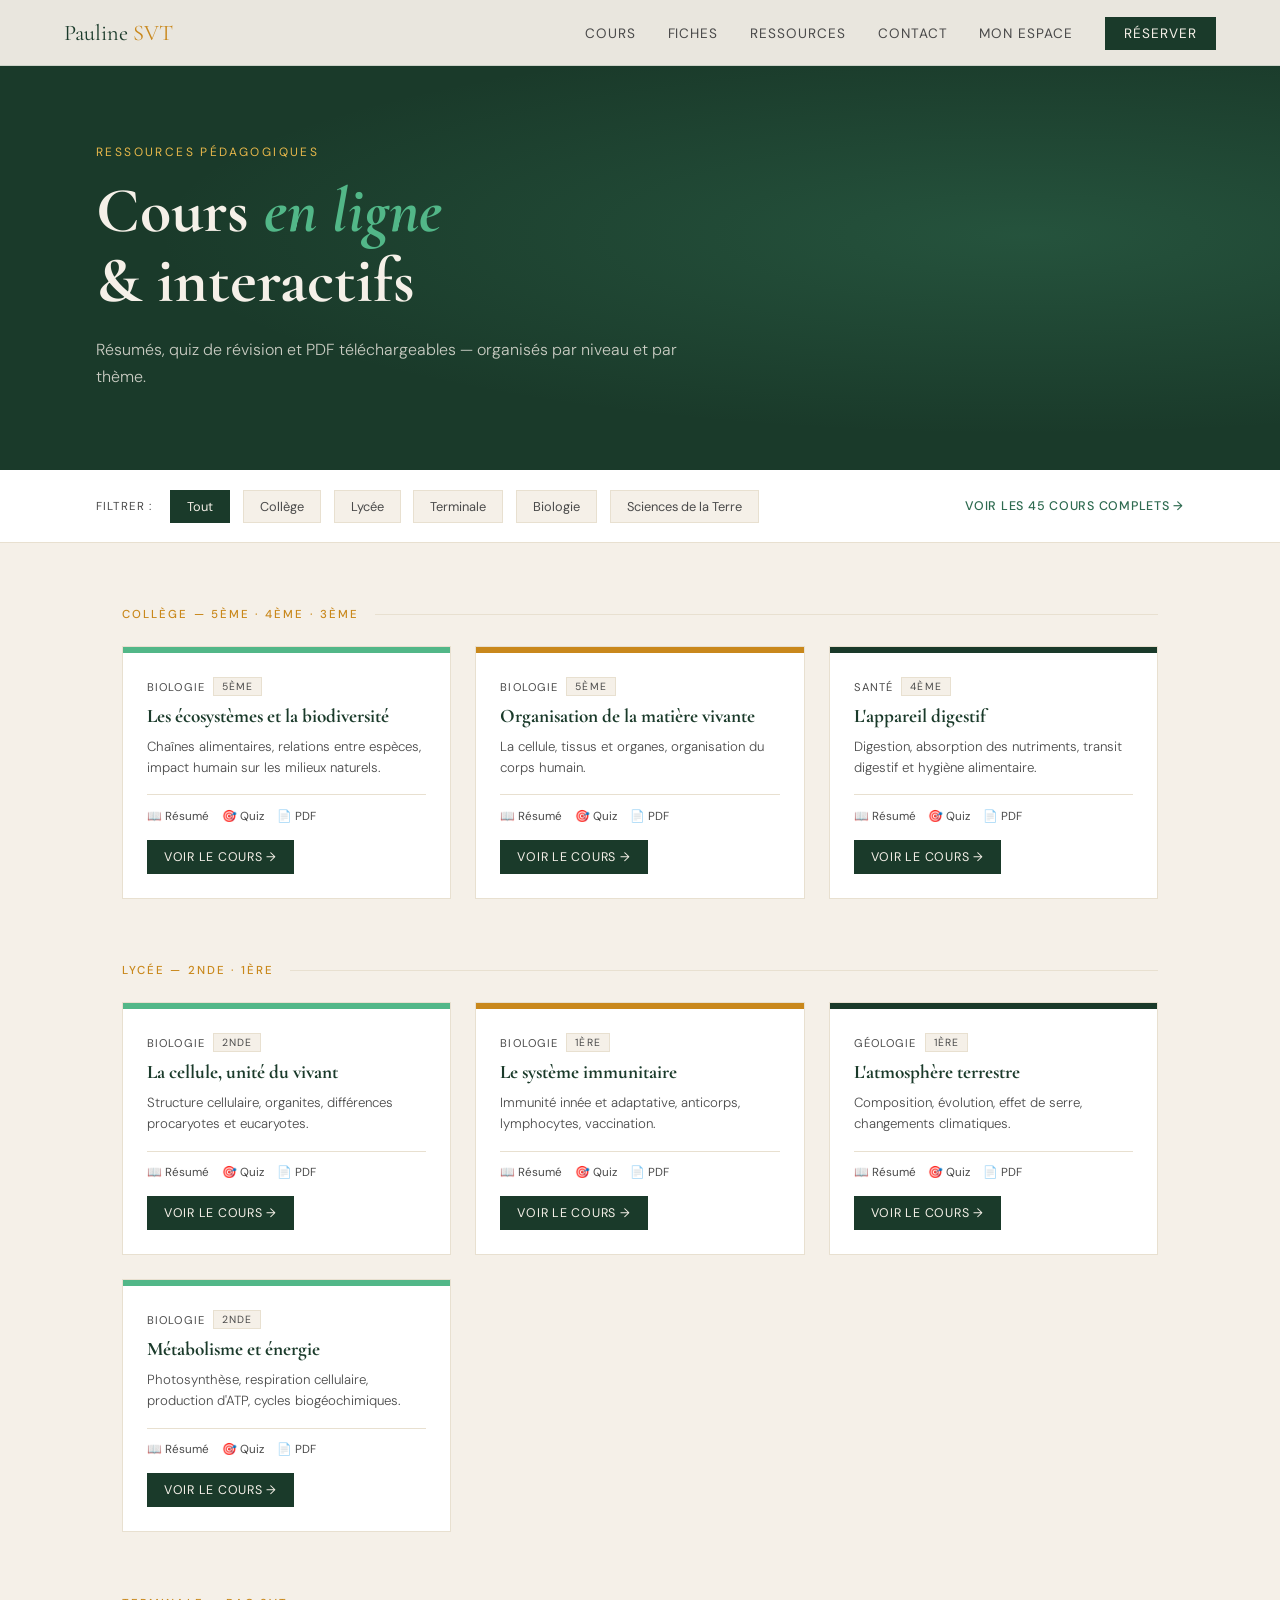
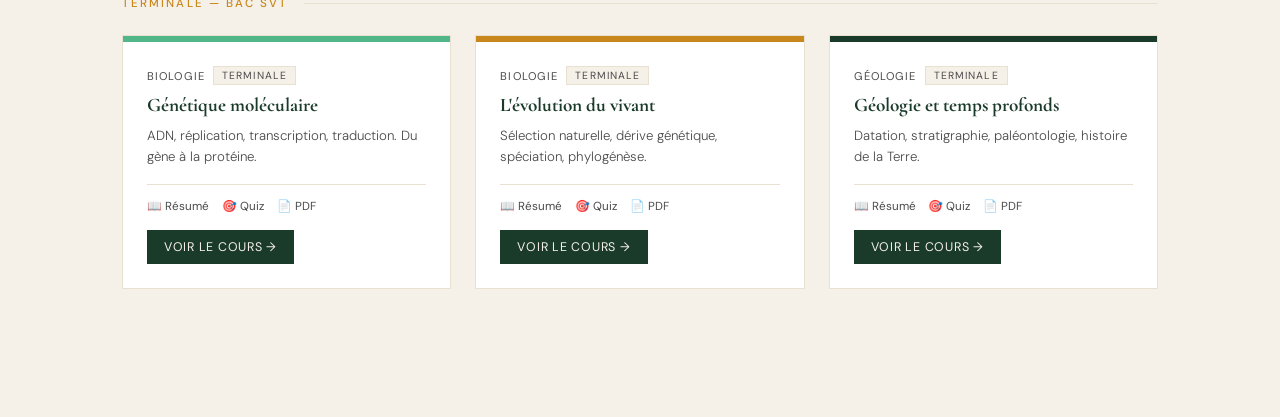
<file: cours.html>
<!DOCTYPE html>
<html lang="fr">
<head>
  <meta charset="UTF-8"/>
  <link rel="icon" href="svt_cours_logo.svg"/>
  <meta name="viewport" content="width=device-width, initial-scale=1.0"/>
  <title>Cours en ligne SVT — Résumés, Quiz & PDF par niveau</title>
  <meta name="description" content="Cours de SVT en ligne organisés par niveau : collège, lycée, terminale. Résumés illustrés, quiz de révision et fiches PDF téléchargeables."/>
  <meta property="og:title" content="Cours SVT en ligne — Pauline Mattern"/>
  <meta property="og:description" content="Résumés, quiz et PDF gratuits par niveau. De la 5ème à la Terminale."/>
  <meta property="og:type"  content="website"/>
  <meta property="og:url"   content="https://VOTRE_DOMAINE.fr/cours.html"/>
  <meta property="og:image" content="https://VOTRE_DOMAINE.fr/og-image.jpg"/>
  <meta name="twitter:card"        content="summary_large_image"/>
  <meta name="twitter:title"       content="Cours SVT en ligne — Pauline Mattern"/>
  <meta name="twitter:description" content="Résumés, quiz et PDF gratuits par niveau. De la 5ème à la Terminale."/>
  <meta name="twitter:image"       content="https://VOTRE_DOMAINE.fr/og-image.jpg"/>
  <link rel="canonical" href="https://VOTRE_DOMAINE.fr/cours.html"/>
  <link href="https://fonts.googleapis.com/css2?family=Cormorant+Garamond:ital,wght@0,400;0,600;1,400&family=DM+Sans:wght@300;400;500&display=swap" rel="stylesheet"/>
  <link rel="stylesheet" href="styles.css"/>
  <style>
    .hero{background:var(--green-deep);color:var(--cream);padding:9rem 6rem 5rem;position:relative;overflow:hidden}
    .hero::before{content:'';position:absolute;inset:0;background:radial-gradient(ellipse at 80% 50%,rgba(82,183,136,0.2) 0%,transparent 60%)}
    .hero-inner{max-width:600px;position:relative;z-index:2}
    .hero-eyebrow{font-size:0.75rem;letter-spacing:0.2em;text-transform:uppercase;color:var(--amber-light);margin-bottom:1rem}
    .hero-title{font-family:var(--serif);font-size:clamp(2.8rem,5vw,4.5rem);line-height:1.1;margin-bottom:1.2rem}
    .hero-title em{font-style:italic;color:var(--green-light)}
    .hero-sub{font-size:1rem;font-weight:300;line-height:1.7;color:rgba(245,240,232,0.8)}
    @media(max-width:768px){.hero{padding:7rem 1.5rem 3rem}}

    .filters{background:var(--white);border-bottom:1px solid var(--cream-dark);padding:1.2rem 6rem;display:flex;gap:0.8rem;align-items:center;flex-wrap:wrap;position:sticky;top:72px;z-index:50}
    .filter-label{font-size:0.72rem;letter-spacing:0.1em;text-transform:uppercase;color:var(--text-mid);margin-right:0.3rem}
    .filter-btn{border:1px solid var(--cream-dark);background:var(--cream);padding:0.45rem 1rem;font-family:var(--sans);font-size:0.8rem;cursor:pointer;color:var(--text-mid);transition:all 0.2s}
    .filter-btn:hover{border-color:var(--green-light);color:var(--green-mid)}
    .filter-btn.active{background:var(--green-deep);color:var(--cream);border-color:var(--green-deep)}
    @media(max-width:768px){.filters{padding:1rem 1.5rem}}

    .main{max-width:1100px;margin:0 auto;padding:4rem 2rem}
    .cours-section{margin-bottom:4rem}
    .section-label{font-size:0.72rem;letter-spacing:0.18em;text-transform:uppercase;color:var(--amber);font-weight:500;margin-bottom:1.5rem;display:flex;align-items:center;gap:1rem}
    .section-label::after{content:'';flex:1;height:1px;background:var(--cream-dark)}
    .cours-grid{display:grid;grid-template-columns:repeat(3,1fr);gap:1.5rem}
    @media(max-width:900px){.cours-grid{grid-template-columns:1fr 1fr}}
    @media(max-width:600px){.cours-grid{grid-template-columns:1fr}}

    .cours-card{background:var(--white);border:1px solid var(--cream-dark);overflow:hidden;transition:transform 0.3s,box-shadow 0.3s;cursor:pointer}
    .cours-card:hover{transform:translateY(-5px);box-shadow:0 12px 40px rgba(26,58,42,0.1)}
    .cours-card-top{height:6px;background:var(--green-light)}
    .cours-card-top.amber{background:var(--amber)}
    .cours-card-top.deep{background:var(--green-deep)}
    .cours-card-body{padding:1.5rem}
    .cours-niveau{font-size:0.7rem;letter-spacing:0.1em;text-transform:uppercase;color:var(--text-mid);margin-bottom:0.5rem;display:flex;align-items:center;gap:0.5rem}
    .niveau-badge{background:var(--cream);padding:0.12rem 0.5rem;font-size:0.65rem;border:1px solid var(--cream-dark)}
    .cours-title{font-family:var(--serif);font-size:1.2rem;color:var(--green-deep);margin-bottom:0.5rem;line-height:1.25}
    .cours-desc{font-size:0.83rem;color:var(--text-mid);line-height:1.6;font-weight:300;margin-bottom:1rem}
    .cours-meta{display:flex;gap:0.8rem;font-size:0.73rem;color:var(--text-mid);padding-top:0.8rem;border-top:1px solid var(--cream-dark);flex-wrap:wrap}
    .cours-actions{margin-top:1rem}
    .btn-sm{padding:0.5rem 1rem;font-size:0.78rem;letter-spacing:0.06em;text-transform:uppercase;cursor:pointer;border:1px solid;font-family:var(--sans);transition:all 0.2s;text-decoration:none;display:inline-flex;align-items:center;gap:0.4rem;background:var(--green-deep);color:var(--cream);border-color:var(--green-deep)}
    .btn-sm:hover{background:transparent;color:var(--green-deep)}

    /* MODAL */
    .modal-overlay{position:fixed;inset:0;background:rgba(26,58,42,0.75);z-index:200;display:none;align-items:center;justify-content:center;padding:2rem;backdrop-filter:blur(4px)}
    .modal-overlay.open{display:flex}
    .modal{background:var(--cream);max-width:760px;width:100%;max-height:90vh;overflow-y:auto;animation:modalIn 0.3s ease}
    @keyframes modalIn{from{opacity:0;transform:scale(0.95) translateY(16px)}to{opacity:1;transform:scale(1) translateY(0)}}
    .modal-header{background:var(--green-deep);color:var(--cream);padding:2rem 2.5rem;display:flex;justify-content:space-between;align-items:flex-start;gap:1rem}
    .modal-close{background:none;border:none;color:rgba(245,240,232,0.6);font-size:1.5rem;cursor:pointer;line-height:1;padding:0;flex-shrink:0;transition:color 0.2s}
    .modal-close:hover{color:var(--cream)}
    .modal-niveau{font-size:0.7rem;letter-spacing:0.15em;text-transform:uppercase;color:rgba(245,240,232,0.55);margin-bottom:0.5rem}
    .modal-title{font-family:var(--serif);font-size:1.7rem;line-height:1.2}
    .modal-body{padding:2rem 2.5rem}
    .modal-section{margin-bottom:2rem}
    .modal-section-title{font-family:var(--serif);font-size:1.1rem;color:var(--green-deep);margin-bottom:1rem;padding-bottom:0.5rem;border-bottom:1px solid var(--cream-dark)}
    .modal-text{font-size:0.9rem;line-height:1.8;color:var(--text-mid);font-weight:300}
    .modal-text p{margin-bottom:0.7rem}
    .modal-text ul{padding-left:1.4rem}
    .modal-text li{margin-bottom:0.3rem}

    .pdf-grid{display:grid;grid-template-columns:repeat(2,1fr);gap:0.8rem}
    .pdf-item{display:flex;align-items:center;gap:0.8rem;background:var(--white);border:1px solid var(--cream-dark);padding:0.9rem 1.1rem;text-decoration:none;color:inherit;transition:border-color 0.2s}
    .pdf-item:hover{border-color:var(--green-light)}
    .pdf-icon{font-size:1.4rem;flex-shrink:0}
    .pdf-name{font-size:0.83rem;font-weight:500;color:var(--text-dark)}
    .pdf-size{font-size:0.7rem;color:var(--text-mid)}

    .quiz-box{background:var(--green-deep);color:var(--cream);padding:1.5rem;margin-top:0.5rem}
    .quiz-q-title{font-family:var(--serif);font-size:1.1rem;margin-bottom:0.3rem}
    .quiz-progress-txt{font-size:0.72rem;opacity:0.55;margin-bottom:1rem}
    .quiz-question{font-size:0.92rem;line-height:1.65;margin-bottom:1rem;font-weight:300}
    .quiz-options{display:flex;flex-direction:column;gap:0.5rem}
    .quiz-opt{background:rgba(255,255,255,0.07);border:1px solid rgba(255,255,255,0.15);padding:0.75rem 1.1rem;cursor:pointer;font-size:0.87rem;color:rgba(245,240,232,0.9);transition:all 0.2s;text-align:left;font-family:var(--sans)}
    .quiz-opt:hover:not(:disabled){background:rgba(255,255,255,0.14)}
    .quiz-opt.correct{background:rgba(82,183,136,0.3);border-color:var(--green-light)}
    .quiz-opt.wrong{background:rgba(192,57,43,0.3);border-color:#e74c3c}
    .quiz-feedback{margin-top:0.8rem;padding:0.75rem;font-size:0.83rem;line-height:1.5;display:none;border-radius:0}
    .quiz-feedback.show{display:block}
    .quiz-feedback.ok{background:rgba(82,183,136,0.2);color:var(--green-light)}
    .quiz-feedback.ko{background:rgba(192,57,43,0.2);color:#e74c3c}
    .quiz-nav{display:flex;justify-content:space-between;align-items:center;margin-top:1rem}
    .quiz-next{background:rgba(255,255,255,0.12);border:1px solid rgba(255,255,255,0.25);color:var(--cream);padding:0.5rem 1rem;font-size:0.78rem;cursor:pointer;font-family:var(--sans);display:none;transition:background 0.2s}
    .quiz-next:hover{background:rgba(255,255,255,0.22)}

    .reveal{opacity:0;transform:translateY(24px);transition:all 0.6s ease}
    .reveal.visible{opacity:1;transform:translateY(0)}
  </style>
</head>
<body>
  <nav>
    <a href="index.html" class="nav-logo">Pauline <span>SVT</span></a>
    <ul class="nav-links" id="navLinks">
      <li><a href="cours.html">Cours</a></li>
      <li><a href="fiches.html">Fiches</a></li>
      <li><a href="index.html#ressources">Ressources</a></li>
      <li><a href="contact.html">Contact</a></li>
      <li><a href="espace-etudiant.html">Mon espace</a></li>
      <li><a href="reservation.html" class="nav-cta">Réserver</a></li>
    </ul>
    <button class="hamburger" id="hamburger" aria-label="Menu"><span></span><span></span><span></span></button>
  </nav>

  <section class="hero">
    <div class="hero-inner">
      <p class="hero-eyebrow">Ressources pédagogiques</p>
      <h1 class="hero-title">Cours <em>en ligne</em><br/>& interactifs</h1>
      <p class="hero-sub">Résumés, quiz de révision et PDF téléchargeables — organisés par niveau et par thème.</p>
    </div>
  </section>

  <div class="filters">
    <span class="filter-label">Filtrer :</span>
    <button class="filter-btn active" data-filter="all">Tout</button>
    <button class="filter-btn" data-filter="college">Collège</button>
    <button class="filter-btn" data-filter="lycee">Lycée</button>
    <button class="filter-btn" data-filter="terminale">Terminale</button>
    <button class="filter-btn" data-filter="biologie">Biologie</button>
    <button class="filter-btn" data-filter="terre">Sciences de la Terre</button>
    <a href="cours-complet.html" style="margin-left:auto;font-size:0.78rem;letter-spacing:0.06em;text-transform:uppercase;color:var(--green-mid);text-decoration:none;white-space:nowrap;padding:0.45rem 0;font-weight:500">Voir les 45 cours complets →</a>
  </div>

  <div class="main">
    <div class="cours-section reveal">
      <p class="section-label">Collège — 5ème · 4ème · 3ème</p>
      <div class="cours-grid">
        <div class="cours-card" data-tags="college biologie">
          <div class="cours-card-top"></div>
          <div class="cours-card-body">
            <p class="cours-niveau">Biologie <span class="niveau-badge">5ème</span></p>
            <h3 class="cours-title">Les écosystèmes et la biodiversité</h3>
            <p class="cours-desc">Chaînes alimentaires, relations entre espèces, impact humain sur les milieux naturels.</p>
            <div class="cours-meta"><span>📖 Résumé</span><span>🎯 Quiz</span><span>📄 PDF</span></div>
            <div class="cours-actions"><button class="btn-sm" onclick="openModal('ecosystemes')">Voir le cours →</button></div>
          </div>
        </div>
        <div class="cours-card" data-tags="college biologie">
          <div class="cours-card-top amber"></div>
          <div class="cours-card-body">
            <p class="cours-niveau">Biologie <span class="niveau-badge">5ème</span></p>
            <h3 class="cours-title">Organisation de la matière vivante</h3>
            <p class="cours-desc">La cellule, tissus et organes, organisation du corps humain.</p>
            <div class="cours-meta"><span>📖 Résumé</span><span>🎯 Quiz</span><span>📄 PDF</span></div>
            <div class="cours-actions"><button class="btn-sm" onclick="openModal('organisation')">Voir le cours →</button></div>
          </div>
        </div>
        <div class="cours-card" data-tags="college biologie">
          <div class="cours-card-top deep"></div>
          <div class="cours-card-body">
            <p class="cours-niveau">Santé <span class="niveau-badge">4ème</span></p>
            <h3 class="cours-title">L'appareil digestif</h3>
            <p class="cours-desc">Digestion, absorption des nutriments, transit digestif et hygiène alimentaire.</p>
            <div class="cours-meta"><span>📖 Résumé</span><span>🎯 Quiz</span><span>📄 PDF</span></div>
            <div class="cours-actions"><button class="btn-sm" onclick="openModal('digestion')">Voir le cours →</button></div>
          </div>
        </div>
      </div>
    </div>

    <div class="cours-section reveal" style="transition-delay:0.1s">
      <p class="section-label">Lycée — 2nde · 1ère</p>
      <div class="cours-grid">
        <div class="cours-card" data-tags="lycee biologie">
          <div class="cours-card-top"></div>
          <div class="cours-card-body">
            <p class="cours-niveau">Biologie <span class="niveau-badge">2nde</span></p>
            <h3 class="cours-title">La cellule, unité du vivant</h3>
            <p class="cours-desc">Structure cellulaire, organites, différences procaryotes et eucaryotes.</p>
            <div class="cours-meta"><span>📖 Résumé</span><span>🎯 Quiz</span><span>📄 PDF</span></div>
            <div class="cours-actions"><button class="btn-sm" onclick="openModal('cellule')">Voir le cours →</button></div>
          </div>
        </div>
        <div class="cours-card" data-tags="lycee biologie">
          <div class="cours-card-top amber"></div>
          <div class="cours-card-body">
            <p class="cours-niveau">Biologie <span class="niveau-badge">1ère</span></p>
            <h3 class="cours-title">Le système immunitaire</h3>
            <p class="cours-desc">Immunité innée et adaptative, anticorps, lymphocytes, vaccination.</p>
            <div class="cours-meta"><span>📖 Résumé</span><span>🎯 Quiz</span><span>📄 PDF</span></div>
            <div class="cours-actions"><button class="btn-sm" onclick="openModal('immunite')">Voir le cours →</button></div>
          </div>
        </div>
        <div class="cours-card" data-tags="lycee terre">
          <div class="cours-card-top deep"></div>
          <div class="cours-card-body">
            <p class="cours-niveau">Géologie <span class="niveau-badge">1ère</span></p>
            <h3 class="cours-title">L'atmosphère terrestre</h3>
            <p class="cours-desc">Composition, évolution, effet de serre, changements climatiques.</p>
            <div class="cours-meta"><span>📖 Résumé</span><span>🎯 Quiz</span><span>📄 PDF</span></div>
            <div class="cours-actions"><button class="btn-sm" onclick="openModal('atmosphere')">Voir le cours →</button></div>
          </div>
        </div>
        <div class="cours-card" data-tags="lycee biologie">
          <div class="cours-card-top"></div>
          <div class="cours-card-body">
            <p class="cours-niveau">Biologie <span class="niveau-badge">2nde</span></p>
            <h3 class="cours-title">Métabolisme et énergie</h3>
            <p class="cours-desc">Photosynthèse, respiration cellulaire, production d'ATP, cycles biogéochimiques.</p>
            <div class="cours-meta"><span>📖 Résumé</span><span>🎯 Quiz</span><span>📄 PDF</span></div>
            <div class="cours-actions"><button class="btn-sm" onclick="openModal('metabolisme')">Voir le cours →</button></div>
          </div>
        </div>
      </div>
    </div>

    <div class="cours-section reveal" style="transition-delay:0.2s">
      <p class="section-label">Terminale — Bac SVT</p>
      <div class="cours-grid">
        <div class="cours-card" data-tags="terminale biologie">
          <div class="cours-card-top"></div>
          <div class="cours-card-body">
            <p class="cours-niveau">Biologie <span class="niveau-badge">Terminale</span></p>
            <h3 class="cours-title">Génétique moléculaire</h3>
            <p class="cours-desc">ADN, réplication, transcription, traduction. Du gène à la protéine.</p>
            <div class="cours-meta"><span>📖 Résumé</span><span>🎯 Quiz</span><span>📄 PDF</span></div>
            <div class="cours-actions"><button class="btn-sm" onclick="openModal('genetique')">Voir le cours →</button></div>
          </div>
        </div>
        <div class="cours-card" data-tags="terminale biologie">
          <div class="cours-card-top amber"></div>
          <div class="cours-card-body">
            <p class="cours-niveau">Biologie <span class="niveau-badge">Terminale</span></p>
            <h3 class="cours-title">L'évolution du vivant</h3>
            <p class="cours-desc">Sélection naturelle, dérive génétique, spéciation, phylogénèse.</p>
            <div class="cours-meta"><span>📖 Résumé</span><span>🎯 Quiz</span><span>📄 PDF</span></div>
            <div class="cours-actions"><button class="btn-sm" onclick="openModal('evolution')">Voir le cours →</button></div>
          </div>
        </div>
        <div class="cours-card" data-tags="terminale terre">
          <div class="cours-card-top deep"></div>
          <div class="cours-card-body">
            <p class="cours-niveau">Géologie <span class="niveau-badge">Terminale</span></p>
            <h3 class="cours-title">Géologie et temps profonds</h3>
            <p class="cours-desc">Datation, stratigraphie, paléontologie, histoire de la Terre.</p>
            <div class="cours-meta"><span>📖 Résumé</span><span>🎯 Quiz</span><span>📄 PDF</span></div>
            <div class="cours-actions"><button class="btn-sm" onclick="openModal('geologie')">Voir le cours →</button></div>
          </div>
        </div>
      </div>
    </div>
  </div>

  <!-- MODAL -->
  <div class="modal-overlay" id="modalOverlay" onclick="closeOutside(event)">
    <div class="modal">
      <div class="modal-header">
        <div>
          <p class="modal-niveau" id="mNiveau"></p>
          <h2 class="modal-title" id="mTitle"></h2>
        </div>
        <button class="modal-close" onclick="closeModal()">✕</button>
      </div>
      <div class="modal-body" id="mBody"></div>
    </div>
  </div>

  <script>
  const COURS = {
    cellule:{titre:"La cellule, unité du vivant",niveau:"Biologie · 2nde",
      resume:`<p>La <strong>cellule</strong> est l'unité de base du vivant. On distingue :<br>
      <strong>Procaryotes</strong> : pas de noyau délimité (bactéries).<br>
      <strong>Eucaryotes</strong> : noyau entouré d'une enveloppe nucléaire.</p>
      <p>Principaux organites :</p><ul>
      <li><strong>Noyau</strong> : contient l'ADN</li>
      <li><strong>Mitochondries</strong> : production d'énergie (ATP)</li>
      <li><strong>Réticulum endoplasmique</strong> : synthèse des protéines</li>
      <li><strong>Appareil de Golgi</strong> : tri et transport des protéines</li></ul>`,
      quiz:[
        {q:"Quelle est la différence principale entre cellule procaryote et eucaryote ?",opts:["La taille","La présence d'un noyau délimité","La couleur","Le nombre de chromosomes"],c:1,exp:"Les eucaryotes possèdent un noyau entouré d'une membrane nucléaire, contrairement aux procaryotes."},
        {q:"Quel organite produit l'énergie (ATP) ?",opts:["Le noyau","L'appareil de Golgi","Les mitochondries","Les ribosomes"],c:2,exp:"Les mitochondries sont le siège de la respiration cellulaire et produisent l'ATP."},
        {q:"Quels organites sont propres aux cellules végétales ?",opts:["Mitochondries","Ribosomes","Paroi + chloroplastes","Noyau"],c:2,exp:"Les cellules végétales ont une paroi en cellulose et des chloroplastes pour la photosynthèse."}
      ],
      pdfs:[{n:"Résumé — La cellule.pdf",t:"245 Ko"},{n:"Schéma bilan cellule.pdf",t:"380 Ko"}]
    },
    genetique:{titre:"Génétique moléculaire",niveau:"Biologie · Terminale",
      resume:`<p>Le flux d'information génétique : <strong>ADN → ARN → Protéine</strong> (dogme central).</p>
      <ul><li><strong>Réplication</strong> : duplication de l'ADN avant la division cellulaire (semi-conservative)</li>
      <li><strong>Transcription</strong> : synthèse d'ARNm dans le noyau par l'ARN polymérase</li>
      <li><strong>Traduction</strong> : synthèse de protéines par les ribosomes à partir de l'ARNm</li></ul>
      <p>Un <strong>codon</strong> = triplet de 3 bases = 1 acide aminé. Les <strong>mutations</strong> modifient la séquence d'ADN.</p>`,
      quiz:[
        {q:"Où se déroule la transcription ?",opts:["Cytoplasme","Mitochondrie","Noyau","Ribosome"],c:2,exp:"La transcription a lieu dans le noyau, où l'ARN polymérase synthétise l'ARNm."},
        {q:"Combien de bases forment un codon ?",opts:["1","2","3","4"],c:2,exp:"Un codon est un triplet de 3 nucléotides codant pour un acide aminé."},
        {q:"Que signifie 'semi-conservative' pour la réplication ?",opts:["La moitié de l'ADN est dupliquée","Chaque brin fille conserve un brin parental","Les deux brins sont nouveaux","La réplication s'arrête à mi-chemin"],c:1,exp:"Chaque molécule fille est composée d'un brin parental (conservé) et d'un brin nouvellement synthétisé."}
      ],
      pdfs:[{n:"Résumé — Génétique moléculaire.pdf",t:"310 Ko"},{n:"Schéma flux génétique.pdf",t:"420 Ko"}]
    },
    ecosystemes:{titre:"Les écosystèmes et la biodiversité",niveau:"Biologie · 5ème",
      resume:`<p>Un <strong>écosystème</strong> = biocénose (êtres vivants) + biotope (milieu physique).</p>
      <p>Relations alimentaires : <strong>Producteurs</strong> (végétaux) → <strong>Consommateurs primaires</strong> (herbivores) → <strong>Consommateurs secondaires</strong> (carnivores) → <strong>Décomposeurs</strong> (bactéries, champignons).</p>
      <p>La <strong>biodiversité</strong> = variété des espèces, gènes et écosystèmes. Menacée par la déforestation, la pollution et l'urbanisation.</p>`,
      quiz:[
        {q:"Comment appelle-t-on l'ensemble des êtres vivants d'un écosystème ?",opts:["Biotope","Biocénose","Habitat","Niche"],c:1,exp:"La biocénose désigne tous les organismes vivants peuplant un écosystème."},
        {q:"Quel est le rôle des décomposeurs ?",opts:["Produire de l'énergie solaire","Manger les carnivores","Recycler la matière organique","Protéger les végétaux"],c:2,exp:"Les décomposeurs dégradent la matière organique morte et restituent les minéraux au sol."}
      ],
      pdfs:[{n:"Résumé — Écosystèmes.pdf",t:"220 Ko"}]
    },
    organisation:{titre:"Organisation de la matière vivante",niveau:"Biologie · 5ème",
      resume:`<p>Le corps est organisé selon une hiérarchie :</p><ul>
      <li><strong>Cellule</strong> : unité de base du vivant, contient l'ADN</li>
      <li><strong>Tissus</strong> : ensemble de cellules similaires remplissant une fonction (épithélium, muscle, nerveux, conjonctif)</li>
      <li><strong>Organes</strong> : assemblage de tissus (cœur, cerveau, foie)</li>
      <li><strong>Systèmes</strong> : ensemble d'organes coopérant (système cardiovasculaire, nerveux, digestif)</li>
      <li><strong>Organisme</strong> : entité vivante complète</li></ul>
      <p>Chez les végétaux : épiderme, derme, phloème, xylème, moelle.</p>`,
      quiz:[
        {q:"Quelle est l'unité de base du vivant ?",opts:["Tissu","Cellule","Organe","Organisme"],c:1,exp:"La cellule est l'unité de base du vivant et contient le matériel génétique."},
        {q:"Qu'est-ce qu'un tissu ?",opts:["Un organe","Un ensemble de cellules similaires","Un système","Une molécule"],c:1,exp:"Un tissu est un ensemble de cellules de même type remplissant la même fonction."}
      ],
      pdfs:[{n:"Résumé — Organisation.pdf",t:"200 Ko"},{n:"Hiérarchie vivant.pdf",t:"280 Ko"}]
    },
    digestion:{titre:"L'appareil digestif",niveau:"Biologie · 4ème",
      resume:`<p><strong>Trajet de la digestion</strong> : Bouche → Œsophage → Estomac → Intestin grêle → Gros intestin → Rectum.</p>
      <p><strong>Transformations chimiques</strong> : <strong>enzymes digestives</strong> dégradent les macromolécules :</p><ul>
      <li>Protéases → protéines en acides aminés</li>
      <li>Lipases → lipides en glycérol et acides gras</li>
      <li>Amylase → glucides en glucose</li></ul>
      <p><strong>Absorption</strong> : dans l'intestin grêle (surface augmentée par villosités intestinales). Les nutriments passent dans le sang.</p>
      <p><strong>Selles</strong> : résidus indigestibles évacués par le rectum.</p>`,
      quiz:[
        {q:"Où les nutriments sont-ils principalement absorbés ?",opts:["Estomac","Intestin grêle","Gros intestin","Œsophage"],c:1,exp:"L'intestin grêle est le siège de l'absorption des nutriments grâce à ses villosités intestinales."},
        {q:"Quel est le rôle des enzymes digestives ?",opts:["Protéger l'estomac","Créer de l'énergie","Dégrader les macromolécules en molécules simples","Absorber l'eau"],c:2,exp:"Les enzymes catalysent les réactions de dégradation des nutriments."}
      ],
      pdfs:[{n:"Résumé — Appareil digestif.pdf",t:"250 Ko"},{n:"Schéma digestion.pdf",t:"310 Ko"}]
    },
    metabolisme:{titre:"Métabolisme et énergie",niveau:"Biologie · 2nde",
      resume:`<p><strong>Photosynthèse</strong> (chez les végétaux, algues, cyanobactéries) : 6CO₂ + 6H₂O + lumière → C₆H₁₂O₆ + O₂. Produit du glucose, libère O₂.</p>
      <p><strong>Respiration cellulaire</strong> (dans tous les êtres vivants) : C₆H₁₂O₆ + O₂ → CO₂ + H₂O + énergie (ATP). Les mitochondries en sont le siège.</p>
      <p><strong>Fermentation</strong> : respiration anaérobie, moins efficace. Ex: levures, muscles pendant effort intense.</p>
      <p><strong>Cycles biogéochimiques</strong> : carbone, azote, phosphore, eau. L'énergie vient du Soleil ; la matière recycle.</p>`,
      quiz:[
        {q:"Où se déroule la respiration cellulaire ?",opts:["Noyau","Mitochondries","Ribosomes","Vacuole"],c:1,exp:"Les mitochondries sont le siège de la respiration cellulaire aérobie et produisent l'ATP."},
        {q:"Que produit la photosynthèse ?",opts:["CO₂ et H₂O","Glucose et oxygène","ATP seulement","Protéines"],c:1,exp:"La photosynthèse produit du glucose (sucre) et libère de l'oxygène comme sous-produit."},
        {q:"Quelle est la source d'énergie ultime pour la vie sur Terre ?",opts:["Les minéraux","Le Soleil","La Lune","La géothermie"],c:1,exp:"Le Soleil est la source d'énergie primaire de tous les écosystèmes terrestres."}
      ],
      pdfs:[{n:"Résumé — Métabolisme.pdf",t:"290 Ko"},{n:"Cycles biogéochimiques.pdf",t:"350 Ko"}]
    },
    immunite:{titre:"Le système immunitaire",niveau:"Biologie · 1ère",
      resume:`<p><strong>Immunité innée</strong> (rapide, non spécifique) : barrières physiques (peau), phagocytose, inflammation.</p>
      <p><strong>Immunité adaptative</strong> (lente, spécifique) :</p><ul>
      <li><strong>Lymphocytes B</strong> : produisent des anticorps spécifiques</li>
      <li><strong>Lymphocytes T cytotoxiques</strong> : détruisent les cellules infectées</li>
      <li><strong>Lymphocytes T auxiliaires</strong> : coordonnent la réponse</li></ul>
      <p>La <strong>vaccination</strong> crée une mémoire immunitaire sans causer la maladie.</p>`,
      quiz:[
        {q:"Quel type de cellule produit les anticorps ?",opts:["Lymphocytes T","Lymphocytes B","Macrophages","Neutrophiles"],c:1,exp:"Les lymphocytes B se différencient en plasmocytes qui produisent des anticorps spécifiques à l'antigène."},
        {q:"Comment la vaccination protège-t-elle ?",opts:["Elle tue les virus directement","Elle crée une mémoire immunitaire","Elle augmente les globules rouges","Elle renforce la peau"],c:1,exp:"Le vaccin déclenche une réponse immune et crée des cellules mémoires permettant une réaction rapide lors d'une vraie infection."}
      ],
      pdfs:[{n:"Résumé — Système immunitaire.pdf",t:"290 Ko"},{n:"Schéma réponse immunitaire.pdf",t:"350 Ko"}]
    },
    evolution:{titre:"L'évolution du vivant",niveau:"Biologie · Terminale",
      resume:`<p>Mécanismes de l'évolution :</p><ul>
      <li><strong>Sélection naturelle</strong> : les individus les mieux adaptés survivent et se reproduisent davantage</li>
      <li><strong>Dérive génétique</strong> : variations aléatoires des fréquences alléliques</li>
      <li><strong>Mutations</strong> : source de variation génétique</li>
      <li><strong>Flux génique</strong> : échanges de gènes entre populations</li></ul>
      <p>La <strong>spéciation</strong> = formation de nouvelles espèces par isolement reproducteur.</p>`,
      quiz:[
        {q:"Qui a proposé la théorie de la sélection naturelle ?",opts:["Lamarck","Mendel","Darwin","Pasteur"],c:2,exp:"Charles Darwin a publié 'De l'origine des espèces' en 1859, décrivant la sélection naturelle."},
        {q:"Qu'est-ce que la dérive génétique ?",opts:["Déplacement physique des gènes","Variations aléatoires des fréquences alléliques","Sélection des meilleurs gènes","Échange entre espèces"],c:1,exp:"La dérive génétique est un phénomène aléatoire modifiant les fréquences alléliques indépendamment de la valeur adaptative."}
      ],
      pdfs:[{n:"Résumé — Évolution.pdf",t:"275 Ko"}]
    },
    reproduction:{titre:"La reproduction humaine",niveau:"Biologie · 4ème",
      resume:`<p><strong>Système reproducteur féminin</strong> :</p><ul>
      <li><strong>Ovaires</strong> : produisent les ovules et les hormones (estrogènes, progestérone)</li>
      <li><strong>Trompes de Fallope</strong> : transport de l'ovule</li>
      <li><strong>Utérus</strong> : accueille l'embryon</li>
      <li><strong>Vagin</strong> : voie d'accès</li></ul>
      <p><strong>Système reproducteur masculin</strong> :</p><ul>
      <li><strong>Testicules</strong> : produisent les spermatozoïdes et la testostérone</li>
      <li><strong>Épididyme</strong> : stockage et maturation des spermatozoïdes</li>
      <li><strong>Pénis</strong> : organe d'accouplement</li></ul>
      <p><strong>Cycles reproductifs</strong> : cycle menstruel (28j) et spermatogenèse continue. <strong>Fécondation</strong> = fusion d'un spermatozoïde et d'un ovule. <strong>Grossesse</strong> = 9 mois.</p>`,
      quiz:[
        {q:"Quel organe produit les ovules ?",opts:["Utérus","Ovaire","Trompes","Col utérin"],c:1,exp:"Les ovaires sont les gonades féminines produisant les ovules et les hormones sexuelles."},
        {q:"Combien de temps dure un cycle menstruel moyen ?",opts:["14 jours","21 jours","28 jours","35 jours"],c:2,exp:"Le cycle menstruel dure en moyenne 28 jours, bien que des variations entre 21 et 35 jours soient normales."},
        {q:"Où l'ovule est-t-il fécondé ?",opts:["Dans l'utérus","Dans les trompes de Fallope","Dans les ovaires","Dans le vagin"],c:1,exp:"La fécondation a généralement lieu dans les trompes de Fallope, puis l'embryon migre vers l'utérus."}
      ],
      pdfs:[{n:"Résumé — Reproduction.pdf",t:"240 Ko"},{n:"Schémas anatomie.pdf",t:"380 Ko"}]
    },
    tectonique:{titre:"Tectonique des plaques",niveau:"Géologie · 3ème",
      resume:`<p>La <strong>lithosphère</strong> (croûte + partie supérieure du manteau) est divisée en <strong>plaques tectoniques</strong> rigides.</p>
      <p><strong>Types de limites de plaques</strong> :</p><ul>
      <li><strong>Limites divergentes</strong> : plaques s'écartent, formation de dorsales océaniques, magmatisme</li>
      <li><strong>Limites convergentes</strong> : plaques se heurtent, subduction ou collision, chaînes de montagnes, séismes</li>
      <li><strong>Limites de coulissage</strong> : plaques glissent latéralement l'une contre l'autre (failles)</li></ul>
      <p><strong>Conséquences</strong> : volcans, tremblements de terre, formation des reliefs. Les plaques se déplacent de quelques cm/an.</p>`,
      quiz:[
        {q:"Qu'est-ce qui fait bouger les plaques tectoniques ?",opts:["Le vent","Les courants de convection du manteau","L'attraction lunaire","Les animaux"],c:1,exp:"Les courants de convection du manteau chaud poussent les plaques lithosphériques à la surface."},
        {q:"Quel phénomène provoque la subduction ?",opts:["L'érosion","La collision de deux plaques continentales","Une plaque océanique dense s'enfonçant sous une plaque moins dense","Le refroidissement de l'eau"],c:2,exp:"La subduction se produit quand une plaque océanique dense plonge sous une plaque moins dense, créant des volcans."},
        {q:"À quelle vitesse moyenne se déplacent les plaques ?",opts:["1 mm/an","Quelques cm/an","1 m/an","10 m/an"],c:1,exp:"Les plaques tectoniques se déplacent généralement de 2 à 10 cm par an."}
      ],
      pdfs:[{n:"Résumé — Tectonique.pdf",t:"270 Ko"},{n:"Schéma limites de plaques.pdf",t:"320 Ko"}]
    },
    atmosphere:{titre:"L'atmosphère terrestre",niveau:"Géologie · 1ère",
      resume:`<p><strong>Composition de l'atmosphère</strong> :</p><ul>
      <li><strong>N₂</strong> : 78% (azote)</li>
      <li><strong>O₂</strong> : 21% (oxygène)</li>
      <li><strong>Gaz rares + CO₂</strong> : 1%</li></ul>
      <p><strong>Couches atmosphériques</strong> (du bas vers le haut) : Troposphère (météo), Stratosphère (ozone), Mésosphère, Thermosphère.</p>
      <p><strong>Effet de serre naturel</strong> : les GES (CO₂, CH₄, N₂O, H₂O) piègent la chaleur. Depuis 1850, concentration en CO₂ a augmenté de 50% (énergies fossiles). <strong>Réchauffement climatique</strong> : +1,2°C depuis l'ère pré-industrielle, fonte des glaces, montée des océans.</p>`,
      quiz:[
        {q:"Quel est le gaz le plus abondant dans l'atmosphère ?",opts:["Oxygène","Dioxyde de carbone","Azote","Hydrogène"],c:2,exp:"L'azote (N₂) représente 78% de l'atmosphère."},
        {q:"Quel est le principal gaz à effet de serre d'origine humaine ?",opts:["Méthane","Dioxyde de carbone","Protoxyde d'azote","Vapeur d'eau"],c:1,exp:"Le CO₂ émis par la combustion des énergies fossiles est le principal responsable du réchauffement climatique anthropique."},
        {q:"De combien la température globale a-t-elle augmenté depuis 1850 ?",opts:["0,5°C","1,2°C","3°C","5°C"],c:1,exp:"Le réchauffement climatique observé est d'environ +1,2°C depuis l'ère pré-industrielle."}
      ],
      pdfs:[{n:"Résumé — Atmosphère.pdf",t:"260 Ko"},{n:"Graphiques changement climatique.pdf",t:"340 Ko"}]
    },
    geologie:{titre:"Géologie et temps profonds",niveau:"Géologie · Terminale",
      resume:`<p><strong>Datation absolue</strong> : méthodes radiométriques. Désintégration radioactive permet de calculer l'âge des roches (demi-vie).</p>
      <p><strong>Datation relative</strong> : principe de superposition (strates les plus anciennes au fond), fossiles stratigraphiques.</p>
      <p><strong>Stratigraphie</strong> : étude des couches géologiques (strates). <strong>Paléontologie</strong> : fossiles révèlent les espèces du passé.</p>
      <p><strong>Histoire de la Terre</strong> :</p><ul>
      <li><strong>Hadéen</strong> (-4,5 à -4 Ga) : formation Terre</li>
      <li><strong>Archéen</strong> (-4 à -2,5 Ga) : apparition vie procaryote</li>
      <li><strong>Protérozoïque</strong> (-2,5 à -0,541 Ga) : oxygénation atmosphère</li>
      <li><strong>Phanérozoïque</strong> (-541 Ma à présent) : faune, flore complexes</li></ul>
      <p>Cinq grandes <strong>extinctions de masse</strong> documentées.</p>`,
      quiz:[
        {q:"Quelle méthode de datation se base sur la désintégration d'éléments radioactifs ?",opts:["Stratigraphie","Datation absolue radiométrique","Fossiles","Magnétostratigraphie"],c:1,exp:"La datation radiométrique mesure le rapport entre l'isotope parent et le produit de désintégration pour calculer l'âge."},
        {q:"Quel est l'âge approximatif de la Terre ?",opts:["1 milliard","2,5 milliards","4,5 milliards","10 milliards"],c:2,exp:"La Terre s'est formée il y a environ 4,5 milliards d'années."},
        {q:"Quel est le principe de superposition en stratigraphie ?",opts:["Les fossiles remontent à la surface","Les strates les plus anciennes sont au fond","Toutes les roches ont le même âge","L'érosion remet les anciennes couches au-dessus"],c:1,exp:"Le principe de superposition affirme que dans une série de strates non dérangées, les plus anciennes se trouvent à la base."}
      ],
      pdfs:[{n:"Résumé — Géologie temps profonds.pdf",t:"310 Ko"},{n:"Frise chronologique Terre.pdf",t:"400 Ko"}]
    }
  };

  let qs = {id:null,i:0,done:false};

  function slugify(s){
    return s.normalize("NFD").replace(/[̀-ͯ]/g,"").toLowerCase()
      .replace(/\.pdf$/i,"").replace(/[^a-z0-9]+/g,"-").replace(/^-|-$/g,"")
      +".pdf";
  }

  function openModal(id){
    const c=COURS[id]; if(!c)return;
    qs={id,i:0,done:false};
    document.getElementById("mNiveau").textContent=c.niveau;
    document.getElementById("mTitle").textContent=c.titre;
    const pdfs=c.pdfs.map(p=>`<a href="/ressources/cours/${id}/${slugify(p.n)}" class="pdf-item" download><span class="pdf-icon">📄</span><div><p class="pdf-name">${p.n}</p><p class="pdf-size">${p.t}</p></div></a>`).join("");
    document.getElementById("mBody").innerHTML=`
      <div class="modal-section"><h3 class="modal-section-title">📖 Résumé du cours</h3><div class="modal-text">${c.resume}</div></div>
      <div class="modal-section"><h3 class="modal-section-title">📄 Ressources PDF</h3><div class="pdf-grid">${pdfs}</div></div>
      <div class="modal-section"><h3 class="modal-section-title">🎯 Quiz de révision</h3><div id="quizBox"></div></div>`;
    renderQ();
    document.getElementById("modalOverlay").classList.add("open");
    document.body.style.overflow="hidden";
  }
  function closeModal(){document.getElementById("modalOverlay").classList.remove("open");document.body.style.overflow="";}
  function closeOutside(e){if(e.target===document.getElementById("modalOverlay"))closeModal();}

  function renderQ(){
    const c=COURS[qs.id], q=c.quiz[qs.i], tot=c.quiz.length;
    const opts=q.opts.map((o,i)=>`<button class="quiz-opt" onclick="answer(${i})">${o}</button>`).join("");
    document.getElementById("quizBox").innerHTML=`
      <div class="quiz-box">
        <p class="quiz-q-title">Quiz de révision</p>
        <p class="quiz-progress-txt">Question ${qs.i+1} / ${tot}</p>
        <p class="quiz-question">${q.q}</p>
        <div class="quiz-options">${opts}</div>
        <div class="quiz-feedback" id="qfb"></div>
        <div class="quiz-nav">
          <span style="font-size:0.7rem;opacity:0.5">${qs.i+1}/${tot}</span>
          <button class="quiz-next" id="qnext" onclick="${qs.i<tot-1?'nextQ()':'restartQ()'}">${qs.i<tot-1?'Question suivante →':'Recommencer ↺'}</button>
        </div>
      </div>`;
  }
  function answer(i){
    if(qs.done)return; qs.done=true;
    const q=COURS[qs.id].quiz[qs.i];
    document.querySelectorAll(".quiz-opt").forEach((b,j)=>{b.disabled=true;if(j===q.c)b.classList.add("correct");else if(j===i)b.classList.add("wrong");});
    const fb=document.getElementById("qfb");
    fb.className="quiz-feedback show "+(i===q.c?"ok":"ko");
    fb.textContent=(i===q.c?"✅ Correct ! ":"❌ Pas tout à fait. ")+q.exp;
    document.getElementById("qnext").style.display="inline-block";
  }
  function nextQ(){qs.i++;qs.done=false;renderQ();}
  function restartQ(){qs.i=0;qs.done=false;renderQ();}

  function applyFilter(f){
    document.querySelectorAll(".filter-btn").forEach(b=>b.classList.remove("active"));
    const active=document.querySelector(`.filter-btn[data-filter="${f}"]`);
    if(active) active.classList.add("active");
    document.querySelectorAll(".cours-card").forEach(card=>{
      card.style.display=(f==="all"||card.dataset.tags.includes(f))?"block":"none";
    });
  }

  document.querySelectorAll(".filter-btn").forEach(btn=>{
    btn.addEventListener("click",()=>applyFilter(btn.dataset.filter));
  });

  const urlFilter=new URLSearchParams(location.search).get("filter");
  if(urlFilter) applyFilter(urlFilter);

  const obs=new IntersectionObserver(es=>{es.forEach(e=>{if(e.isIntersecting){e.target.classList.add("visible");obs.unobserve(e.target);}});},{threshold:0.1});
  document.querySelectorAll(".reveal").forEach(el=>obs.observe(el));
  </script>
  <script src="nav.js"></script>
</body>
</html>
</file>
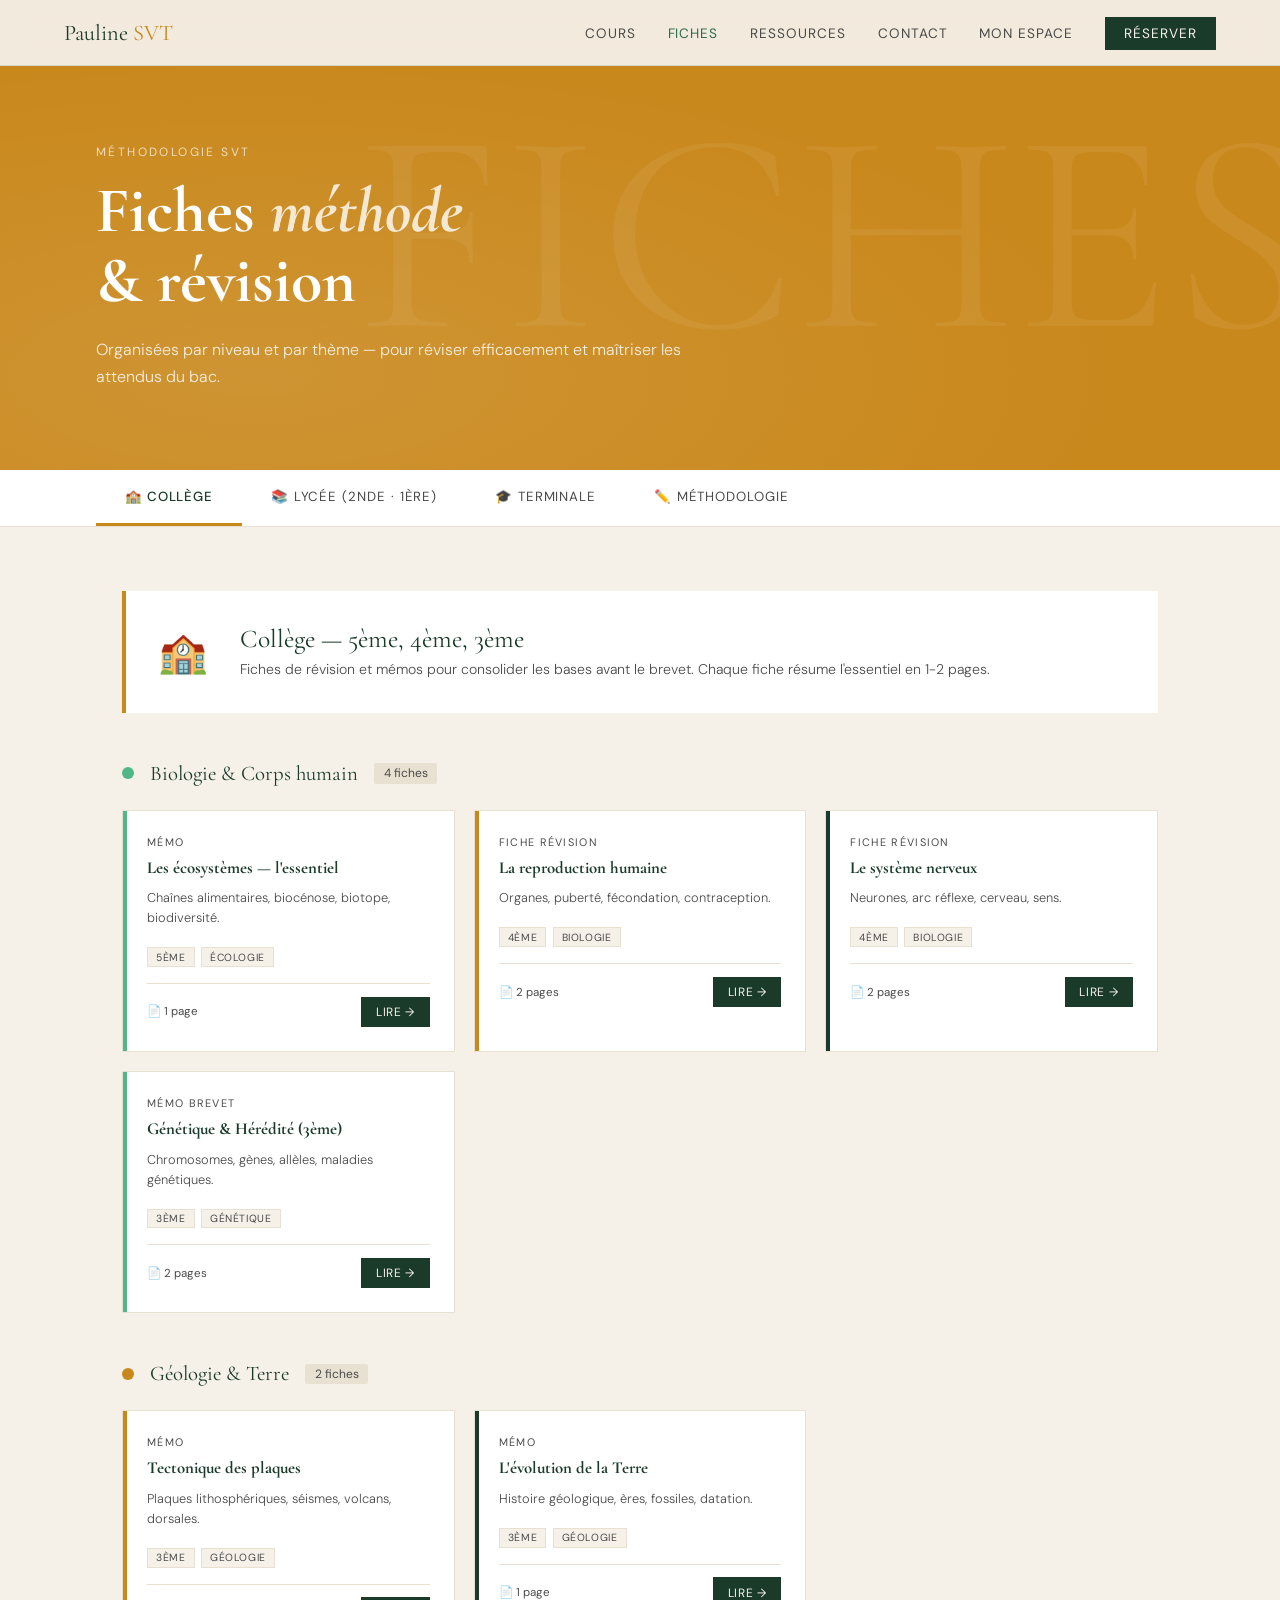
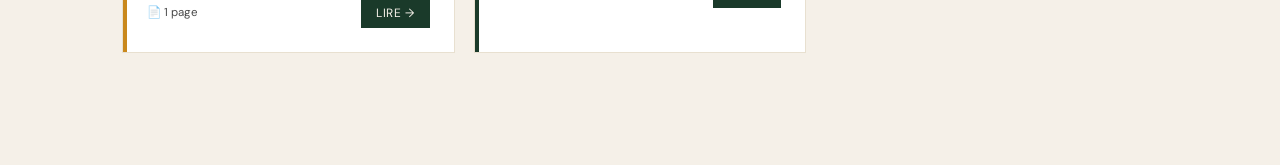
<file: fiches.html>
<!DOCTYPE html>
<html lang="fr">
<head>
  <meta charset="UTF-8"/>
  <link rel="icon" href="svt_cours_logo.svg"/>
  <meta name="viewport" content="width=device-width, initial-scale=1.0"/>
  <title>Fiches méthode SVT — Techniques & Annales</title>
  <meta name="description" content="Fiches méthode SVT pour réussir le bac : rédiger une synthèse, construire un schéma bilan, maîtriser l'argumentation scientifique."/>
  <meta property="og:title" content="Fiches méthode SVT — Pauline Mattern"/>
  <meta property="og:description" content="Toutes les fiches méthode pour le bac SVT : synthèse, schémas, grand oral."/>
  <meta property="og:type"  content="website"/>
  <meta property="og:url"   content="https://VOTRE_DOMAINE.fr/fiches.html"/>
  <meta property="og:image" content="https://VOTRE_DOMAINE.fr/og-image.jpg"/>
  <meta name="twitter:card"        content="summary_large_image"/>
  <meta name="twitter:title"       content="Fiches méthode SVT — Pauline Mattern"/>
  <meta name="twitter:description" content="Toutes les fiches méthode pour le bac SVT : synthèse, schémas, grand oral."/>
  <meta name="twitter:image"       content="https://VOTRE_DOMAINE.fr/og-image.jpg"/>
  <link rel="canonical" href="https://VOTRE_DOMAINE.fr/fiches.html"/>
  <link href="https://fonts.googleapis.com/css2?family=Cormorant+Garamond:ital,wght@0,400;0,600;1,400&family=DM+Sans:wght@300;400;500&display=swap" rel="stylesheet"/>
  <link rel="stylesheet" href="styles.css"/>
  <style>
    /* HERO */
    .hero{background:var(--amber);color:var(--white);padding:9rem 6rem 5rem;position:relative;overflow:hidden}
    .hero::before{content:'';position:absolute;inset:0;background:radial-gradient(ellipse at 20% 80%,rgba(255,255,255,0.1) 0%,transparent 60%)}
    .hero::after{content:'FICHES';position:absolute;right:-2rem;top:50%;transform:translateY(-50%);font-family:var(--serif);font-size:18rem;color:rgba(255,255,255,0.06);line-height:1;pointer-events:none}
    .hero-inner{max-width:600px;position:relative;z-index:2}
    .hero-eyebrow{font-size:0.75rem;letter-spacing:0.2em;text-transform:uppercase;color:rgba(255,255,255,0.7);margin-bottom:1rem}
    .hero-title{font-family:var(--serif);font-size:clamp(2.8rem,5vw,4.5rem);line-height:1.1;margin-bottom:1.2rem}
    .hero-title em{font-style:italic;color:rgba(255,255,255,0.8)}
    .hero-sub{font-size:1rem;font-weight:300;line-height:1.7;color:rgba(255,255,255,0.85)}
    @media(max-width:768px){.hero{padding:7rem 1.5rem 3rem}.hero::after{display:none}}

    /* TABS NAVIGATION */
    .tabs-nav{background:var(--white);border-bottom:1px solid var(--cream-dark);padding:0 6rem;display:flex;gap:0;position:sticky;top:72px;z-index:50;overflow-x:auto}
    .tab-btn{padding:1.1rem 1.8rem;font-family:var(--sans);font-size:0.83rem;letter-spacing:0.07em;text-transform:uppercase;background:none;border:none;border-bottom:3px solid transparent;cursor:pointer;color:var(--text-mid);white-space:nowrap;transition:all 0.2s}
    .tab-btn:hover{color:var(--green-mid)}
    .tab-btn.active{color:var(--green-deep);border-bottom-color:var(--amber);font-weight:500}
    @media(max-width:768px){.tabs-nav{padding:0 0.5rem}}

    /* MAIN */
    .main{max-width:1100px;margin:0 auto;padding:4rem 2rem}
    .tab-panel{display:none}
    .tab-panel.active{display:block;animation:fadeUp 0.4s ease}
    @keyframes fadeUp{from{opacity:0;transform:translateY(16px)}to{opacity:1;transform:translateY(0)}}

    /* INTRO NIVEAU */
    .niveau-intro{display:flex;align-items:center;gap:2rem;margin-bottom:3rem;padding:2rem;background:var(--white);border-left:4px solid var(--amber)}
    .niveau-icon{font-size:2.5rem;flex-shrink:0}
    .niveau-title{font-family:var(--serif);font-size:1.6rem;color:var(--green-deep);margin-bottom:0.3rem}
    .niveau-desc{font-size:0.88rem;color:var(--text-mid);line-height:1.6;font-weight:300}

    /* THEME SECTION */
    .theme-section{margin-bottom:3rem}
    .theme-header{display:flex;align-items:center;gap:1rem;margin-bottom:1.5rem}
    .theme-dot{width:12px;height:12px;border-radius:50%;background:var(--green-light);flex-shrink:0}
    .theme-title-txt{font-family:var(--serif);font-size:1.3rem;color:var(--green-deep)}
    .theme-count{font-size:0.75rem;color:var(--text-mid);background:var(--cream-dark);padding:0.15rem 0.6rem;border-radius:2px}

    .fiches-grid{display:grid;grid-template-columns:repeat(3,1fr);gap:1.2rem}
    @media(max-width:900px){.fiches-grid{grid-template-columns:1fr 1fr}}
    @media(max-width:580px){.fiches-grid{grid-template-columns:1fr}}

    .fiche-card{background:var(--white);border:1px solid var(--cream-dark);padding:1.5rem;position:relative;overflow:hidden;transition:all 0.25s}
    .fiche-card::before{content:'';position:absolute;top:0;left:0;width:4px;height:100%;background:var(--green-light)}
    .fiche-card.orange::before{background:var(--amber)}
    .fiche-card.deep::before{background:var(--green-deep)}
    .fiche-card:hover{transform:translateY(-3px);box-shadow:0 8px 28px rgba(26,58,42,0.1)}

    .fiche-type{font-size:0.68rem;letter-spacing:0.12em;text-transform:uppercase;color:var(--text-mid);margin-bottom:0.5rem}
    .fiche-title{font-family:var(--serif);font-size:1.05rem;color:var(--green-deep);margin-bottom:0.6rem;line-height:1.3}
    .fiche-desc{font-size:0.8rem;color:var(--text-mid);line-height:1.55;font-weight:300;margin-bottom:1.2rem}
    .fiche-tags{display:flex;gap:0.4rem;flex-wrap:wrap;margin-bottom:1rem}
    .fiche-tag{font-size:0.65rem;letter-spacing:0.06em;text-transform:uppercase;background:var(--cream);border:1px solid var(--cream-dark);padding:0.15rem 0.5rem;color:var(--text-mid)}
    .fiche-footer{display:flex;align-items:center;justify-content:space-between;padding-top:0.8rem;border-top:1px solid var(--cream-dark)}
    .fiche-pages{font-size:0.72rem;color:var(--text-mid)}
    .btn-fiche{font-size:0.75rem;letter-spacing:0.06em;text-transform:uppercase;background:var(--green-deep);color:var(--cream);border:none;padding:0.45rem 0.9rem;cursor:pointer;font-family:var(--sans);transition:all 0.2s;text-decoration:none;display:inline-block}
    .btn-fiche:hover{background:var(--amber)}

    /* MODAL FICHE */
    .modal-overlay{position:fixed;inset:0;background:rgba(26,58,42,0.75);z-index:200;display:none;align-items:center;justify-content:center;padding:2rem;backdrop-filter:blur(4px)}
    .modal-overlay.open{display:flex}
    .modal{background:var(--cream);max-width:700px;width:100%;max-height:90vh;overflow-y:auto;animation:mIn 0.3s ease}
    @keyframes mIn{from{opacity:0;transform:scale(0.96) translateY(16px)}to{opacity:1;transform:none}}
    .modal-header{background:var(--amber);color:var(--white);padding:2rem 2.5rem;display:flex;justify-content:space-between;align-items:flex-start}
    .modal-close{background:none;border:none;color:rgba(255,255,255,0.7);font-size:1.5rem;cursor:pointer;line-height:1;padding:0;transition:color 0.2s}
    .modal-close:hover{color:var(--white)}
    .modal-body{padding:2rem 2.5rem}
    .fiche-content{font-size:0.9rem;line-height:1.85;color:var(--text-mid);font-weight:300}
    .fiche-content h4{font-family:var(--serif);font-size:1.1rem;color:var(--green-deep);margin:1.5rem 0 0.5rem}
    .fiche-content p{margin-bottom:0.7rem}
    .fiche-content ul{padding-left:1.4rem;margin-bottom:0.7rem}
    .fiche-content li{margin-bottom:0.35rem}
    .fiche-content .encadre{background:rgba(26,58,42,0.05);border-left:3px solid var(--green-light);padding:0.8rem 1rem;margin:1rem 0;font-style:italic}
    .dl-btn{display:inline-flex;align-items:center;gap:0.5rem;background:var(--green-deep);color:var(--cream);padding:0.7rem 1.4rem;font-size:0.82rem;letter-spacing:0.08em;text-transform:uppercase;font-family:var(--sans);border:none;cursor:pointer;text-decoration:none;transition:background 0.2s;margin-top:1.5rem}
    .dl-btn:hover{background:var(--amber)}
    .dl-btn--disabled{background:rgba(0,0,0,0.08);color:rgba(0,0,0,0.35);cursor:not-allowed;pointer-events:none}

    .reveal{opacity:0;transform:translateY(20px);transition:all 0.5s ease}
    .reveal.visible{opacity:1;transform:none}
  </style>
</head>
<body>
  <nav>
    <a href="index.html" class="nav-logo">Pauline <span>SVT</span></a>
    <ul class="nav-links" id="navLinks">
      <li><a href="cours.html">Cours</a></li>
      <li><a href="fiches.html" class="active">Fiches</a></li>
      <li><a href="index.html#ressources">Ressources</a></li>
      <li><a href="contact.html">Contact</a></li>
      <li><a href="espace-etudiant.html">Mon espace</a></li>
      <li><a href="reservation.html" class="nav-cta">Réserver</a></li>
    </ul>
    <button class="hamburger" id="hamburger" aria-label="Menu"><span></span><span></span><span></span></button>
  </nav>

  <section class="hero">
    <div class="hero-inner">
      <p class="hero-eyebrow">Méthodologie SVT</p>
      <h1 class="hero-title">Fiches <em>méthode</em><br/>& révision</h1>
      <p class="hero-sub">Organisées par niveau et par thème — pour réviser efficacement et maîtriser les attendus du bac.</p>
    </div>
  </section>

  <!-- TABS -->
  <div class="tabs-nav">
    <button class="tab-btn active" data-tab="college">🏫 Collège</button>
    <button class="tab-btn" data-tab="lycee">📚 Lycée (2nde · 1ère)</button>
    <button class="tab-btn" data-tab="terminale">🎓 Terminale</button>
    <button class="tab-btn" data-tab="methodo">✏️ Méthodologie</button>
  </div>

  <div class="main">

    <!-- COLLÈGE -->
    <div class="tab-panel active" id="tab-college">
      <div class="niveau-intro reveal">
        <span class="niveau-icon">🏫</span>
        <div>
          <p class="niveau-title">Collège — 5ème, 4ème, 3ème</p>
          <p class="niveau-desc">Fiches de révision et mémos pour consolider les bases avant le brevet. Chaque fiche résume l'essentiel en 1-2 pages.</p>
        </div>
      </div>

      <div class="theme-section reveal">
        <div class="theme-header">
          <div class="theme-dot"></div>
          <span class="theme-title-txt">Biologie & Corps humain</span>
          <span class="theme-count">4 fiches</span>
        </div>
        <div class="fiches-grid">
          <div class="fiche-card">
            <p class="fiche-type">Mémo</p>
            <h3 class="fiche-title">Les écosystèmes — l'essentiel</h3>
            <p class="fiche-desc">Chaînes alimentaires, biocénose, biotope, biodiversité.</p>
            <div class="fiche-tags"><span class="fiche-tag">5ème</span><span class="fiche-tag">Écologie</span></div>
            <div class="fiche-footer"><span class="fiche-pages">📄 1 page</span><button class="btn-fiche" onclick="openFiche('ecosystemes')">Lire →</button></div>
          </div>
          <div class="fiche-card orange">
            <p class="fiche-type">Fiche révision</p>
            <h3 class="fiche-title">La reproduction humaine</h3>
            <p class="fiche-desc">Organes, puberté, fécondation, contraception.</p>
            <div class="fiche-tags"><span class="fiche-tag">4ème</span><span class="fiche-tag">Biologie</span></div>
            <div class="fiche-footer"><span class="fiche-pages">📄 2 pages</span><button class="btn-fiche" onclick="openFiche('repro')">Lire →</button></div>
          </div>
          <div class="fiche-card deep">
            <p class="fiche-type">Fiche révision</p>
            <h3 class="fiche-title">Le système nerveux</h3>
            <p class="fiche-desc">Neurones, arc réflexe, cerveau, sens.</p>
            <div class="fiche-tags"><span class="fiche-tag">4ème</span><span class="fiche-tag">Biologie</span></div>
            <div class="fiche-footer"><span class="fiche-pages">📄 2 pages</span><button class="btn-fiche" onclick="openFiche('nerveux')">Lire →</button></div>
          </div>
          <div class="fiche-card">
            <p class="fiche-type">Mémo brevet</p>
            <h3 class="fiche-title">Génétique & Hérédité (3ème)</h3>
            <p class="fiche-desc">Chromosomes, gènes, allèles, maladies génétiques.</p>
            <div class="fiche-tags"><span class="fiche-tag">3ème</span><span class="fiche-tag">Génétique</span></div>
            <div class="fiche-footer"><span class="fiche-pages">📄 2 pages</span><button class="btn-fiche" onclick="openFiche('heredite')">Lire →</button></div>
          </div>
        </div>
      </div>

      <div class="theme-section reveal">
        <div class="theme-header">
          <div class="theme-dot" style="background:var(--amber)"></div>
          <span class="theme-title-txt">Géologie & Terre</span>
          <span class="theme-count">2 fiches</span>
        </div>
        <div class="fiches-grid">
          <div class="fiche-card orange">
            <p class="fiche-type">Mémo</p>
            <h3 class="fiche-title">Tectonique des plaques</h3>
            <p class="fiche-desc">Plaques lithosphériques, séismes, volcans, dorsales.</p>
            <div class="fiche-tags"><span class="fiche-tag">3ème</span><span class="fiche-tag">Géologie</span></div>
            <div class="fiche-footer"><span class="fiche-pages">📄 1 page</span><button class="btn-fiche" onclick="openFiche('tectonique')">Lire →</button></div>
          </div>
          <div class="fiche-card deep">
            <p class="fiche-type">Mémo</p>
            <h3 class="fiche-title">L'évolution de la Terre</h3>
            <p class="fiche-desc">Histoire géologique, ères, fossiles, datation.</p>
            <div class="fiche-tags"><span class="fiche-tag">3ème</span><span class="fiche-tag">Géologie</span></div>
            <div class="fiche-footer"><span class="fiche-pages">📄 1 page</span><button class="btn-fiche" onclick="openFiche('terreEvol')">Lire →</button></div>
          </div>
        </div>
      </div>
    </div>

    <!-- LYCÉE -->
    <div class="tab-panel" id="tab-lycee">
      <div class="niveau-intro reveal">
        <span class="niveau-icon">📚</span>
        <div>
          <p class="niveau-title">Lycée — 2nde & 1ère</p>
          <p class="niveau-desc">Fiches structurées pour consolider les nouveaux concepts du lycée et préparer les contrôles.</p>
        </div>
      </div>
      <div class="theme-section reveal">
        <div class="theme-header">
          <div class="theme-dot"></div>
          <span class="theme-title-txt">Biologie cellulaire & moléculaire</span>
          <span class="theme-count">3 fiches</span>
        </div>
        <div class="fiches-grid">
          <div class="fiche-card">
            <p class="fiche-type">Fiche cours</p>
            <h3 class="fiche-title">La cellule eucaryote</h3>
            <p class="fiche-desc">Organites, membranes, compartiments cellulaires.</p>
            <div class="fiche-tags"><span class="fiche-tag">2nde</span><span class="fiche-tag">Biologie</span></div>
            <div class="fiche-footer"><span class="fiche-pages">📄 2 pages</span><button class="btn-fiche" onclick="openFiche('celluleLycee')">Lire →</button></div>
          </div>
          <div class="fiche-card orange">
            <p class="fiche-type">Fiche cours</p>
            <h3 class="fiche-title">La photosynthèse</h3>
            <p class="fiche-desc">Réactions lumineuses, cycle de Calvin, chloroplaste.</p>
            <div class="fiche-tags"><span class="fiche-tag">1ère</span><span class="fiche-tag">Biologie</span></div>
            <div class="fiche-footer"><span class="fiche-pages">📄 2 pages</span><button class="btn-fiche" onclick="openFiche('photosynthese')">Lire →</button></div>
          </div>
          <div class="fiche-card deep">
            <p class="fiche-type">Fiche cours</p>
            <h3 class="fiche-title">Le système immunitaire</h3>
            <p class="fiche-desc">Immunité innée, adaptative, anticorps, vaccination.</p>
            <div class="fiche-tags"><span class="fiche-tag">1ère</span><span class="fiche-tag">Biologie</span></div>
            <div class="fiche-footer"><span class="fiche-pages">📄 3 pages</span><button class="btn-fiche" onclick="openFiche('immunLycee')">Lire →</button></div>
          </div>
        </div>
      </div>
    </div>

    <!-- TERMINALE -->
    <div class="tab-panel" id="tab-terminale">
      <div class="niveau-intro reveal">
        <span class="niveau-icon">🎓</span>
        <div>
          <p class="niveau-title">Terminale — Préparation Bac</p>
          <p class="niveau-desc">Fiches synthèse pour les grands thèmes du bac. Conçues pour réviser vite et efficacement avant les épreuves.</p>
        </div>
      </div>
      <div class="theme-section reveal">
        <div class="theme-header">
          <div class="theme-dot"></div>
          <span class="theme-title-txt">Génétique & Évolution</span>
          <span class="theme-count">4 fiches</span>
        </div>
        <div class="fiches-grid">
          <div class="fiche-card">
            <p class="fiche-type">Synthèse bac</p>
            <h3 class="fiche-title">Génétique moléculaire</h3>
            <p class="fiche-desc">Réplication, transcription, traduction, mutations.</p>
            <div class="fiche-tags"><span class="fiche-tag">Terminale</span><span class="fiche-tag">Bac</span></div>
            <div class="fiche-footer"><span class="fiche-pages">📄 3 pages</span><button class="btn-fiche" onclick="openFiche('genetiqueT')">Lire →</button></div>
          </div>
          <div class="fiche-card orange">
            <p class="fiche-type">Synthèse bac</p>
            <h3 class="fiche-title">L'évolution du vivant</h3>
            <p class="fiche-desc">Sélection naturelle, dérive, spéciation, phylogénèse.</p>
            <div class="fiche-tags"><span class="fiche-tag">Terminale</span><span class="fiche-tag">Bac</span></div>
            <div class="fiche-footer"><span class="fiche-pages">📄 2 pages</span><button class="btn-fiche" onclick="openFiche('evolutionT')">Lire →</button></div>
          </div>
          <div class="fiche-card deep">
            <p class="fiche-type">Synthèse bac</p>
            <h3 class="fiche-title">Neurosciences & comportement</h3>
            <p class="fiche-desc">Système nerveux, plasticité synaptique, apprentissage.</p>
            <div class="fiche-tags"><span class="fiche-tag">Terminale</span><span class="fiche-tag">Bac</span></div>
            <div class="fiche-footer"><span class="fiche-pages">📄 2 pages</span><button class="btn-fiche" onclick="openFiche('neuro')">Lire →</button></div>
          </div>
        </div>
      </div>
    </div>

    <!-- MÉTHODOLOGIE -->
    <div class="tab-panel" id="tab-methodo">
      <div class="niveau-intro reveal">
        <span class="niveau-icon">✏️</span>
        <div>
          <p class="niveau-title">Fiches Méthodologie</p>
          <p class="niveau-desc">Maîtrisez les exercices types attendus au bac : synthèse de documents, schéma bilan, argumentation scientifique.</p>
        </div>
      </div>
      <div class="theme-section reveal">
        <div class="theme-header">
          <div class="theme-dot" style="background:var(--amber)"></div>
          <span class="theme-title-txt">Exercices types du Bac</span>
          <span class="theme-count">4 fiches</span>
        </div>
        <div class="fiches-grid">
          <div class="fiche-card">
            <p class="fiche-type">Méthode</p>
            <h3 class="fiche-title">Rédiger une synthèse de documents</h3>
            <p class="fiche-desc">Structure, introduction, développement, conclusion. Pièges à éviter.</p>
            <div class="fiche-tags"><span class="fiche-tag">Bac</span><span class="fiche-tag">Rédaction</span></div>
            <div class="fiche-footer"><span class="fiche-pages">📄 2 pages</span><button class="btn-fiche" onclick="openFiche('synthese')">Lire →</button></div>
          </div>
          <div class="fiche-card orange">
            <p class="fiche-type">Méthode</p>
            <h3 class="fiche-title">Réaliser un schéma bilan</h3>
            <p class="fiche-desc">Conventions, légendes, flèches, mise en page attendue.</p>
            <div class="fiche-tags"><span class="fiche-tag">Bac</span><span class="fiche-tag">Schéma</span></div>
            <div class="fiche-footer"><span class="fiche-pages">📄 1 page</span><button class="btn-fiche" onclick="openFiche('schema')">Lire →</button></div>
          </div>
          <div class="fiche-card deep">
            <p class="fiche-type">Méthode</p>
            <h3 class="fiche-title">Argumenter avec des données</h3>
            <p class="fiche-desc">Comment exploiter un graphique, un tableau, une expérience.</p>
            <div class="fiche-tags"><span class="fiche-tag">Bac</span><span class="fiche-tag">Analyse</span></div>
            <div class="fiche-footer"><span class="fiche-pages">📄 2 pages</span><button class="btn-fiche" onclick="openFiche('argument')">Lire →</button></div>
          </div>
          <div class="fiche-card">
            <p class="fiche-type">Méthode</p>
            <h3 class="fiche-title">Préparer le Grand Oral SVT</h3>
            <p class="fiche-desc">Choisir sa question, structurer la présentation, gérer les 5 minutes.</p>
            <div class="fiche-tags"><span class="fiche-tag">Terminale</span><span class="fiche-tag">Oral</span></div>
            <div class="fiche-footer"><span class="fiche-pages">📄 2 pages</span><button class="btn-fiche" onclick="openFiche('grandOral')">Lire →</button></div>
          </div>
        </div>
      </div>
    </div>

  </div><!-- .main -->

  <!-- MODAL FICHE -->
  <div class="modal-overlay" id="modalOverlay" onclick="closeOutside(event)">
    <div class="modal">
      <div class="modal-header">
        <div>
          <p style="font-size:0.7rem;letter-spacing:0.15em;text-transform:uppercase;color:rgba(255,255,255,0.65);margin-bottom:0.4rem" id="fType"></p>
          <h2 style="font-family:var(--serif);font-size:1.7rem;line-height:1.2" id="fTitle"></h2>
        </div>
        <button class="modal-close" onclick="closeModal()">✕</button>
      </div>
      <div class="modal-body">
        <div class="fiche-content" id="fContent"></div>
        <a id="dlBtn" class="dl-btn">📄 Télécharger la fiche PDF</a>
      </div>
    </div>
  </div>

  <script>
  const FICHES = {
    ecosystemes:{type:"Mémo · 5ème",title:"Les écosystèmes — l'essentiel",content:`
      <h4>Définitions clés</h4>
      <p>Un <strong>écosystème</strong> est l'association d'un milieu de vie (biotope) et de l'ensemble des êtres vivants (biocénose) qui l'habitent et interagissent entre eux.</p>
      <h4>Les relations alimentaires</h4>
      <ul><li><strong>Producteurs</strong> : végétaux qui fabriquent leur matière organique grâce à la photosynthèse</li>
      <li><strong>Consommateurs primaires</strong> : herbivores (lapins, insectes...)</li>
      <li><strong>Consommateurs secondaires</strong> : carnivores (renards, oiseaux...)</li>
      <li><strong>Décomposeurs</strong> : bactéries et champignons qui recyclent la matière</li></ul>
      <h4>La biodiversité</h4>
      <p>La biodiversité désigne la variété du vivant à toutes les échelles. Elle est menacée par la déforestation, la pollution et les espèces invasives.</p>
      <div class="encadre">À retenir : dans une chaîne alimentaire, l'énergie diminue à chaque maillon (environ 90% est perdue sous forme de chaleur).</div>`
    },
    repro:{type:"Fiche révision · 4ème",title:"La reproduction humaine",content:`
      <h4>Appareils reproducteurs</h4>
      <p><strong>Chez la fille</strong> : Ovaires (produisent les ovules), trompes de Fallope, utérus, vagin.</p>
      <p><strong>Chez le garçon</strong> : Testicules (produisent les spermatozoïdes), pénis, voies de conduction du sperme.</p>
      <h4>La puberté</h4>
      <p>Chez la fille : libération progressive d'hormones féminines (œstrogènes, progestérone). Chez le garçon : production de testostérone.</p>
      <p>Signes visibles : poils, développement seins/testicules, crise de croissance, acné.</p>
      <h4>Le cycle menstruel (28 jours en moyenne)</h4>
      <ul><li><strong>J1-J5</strong> : Menstruation (desquamation utérine)</li>
      <li><strong>J6-J13</strong> : Phase folliculaire (maturation ovule)</li>
      <li><strong>J14</strong> : Ovulation (libération ovule)</li>
      <li><strong>J15-J28</strong> : Phase lutéale (préparation utérus)</li></ul>
      <h4>Fécondation & grossesse</h4>
      <p>Spermatozoïde rencontre ovule dans la trompe → formation du zygote → descente vers l'utérus → nidation (fixation). Grossesse dure 280 jours.</p>`
    },
    nerveux:{type:"Fiche révision · 4ème",title:"Le système nerveux",content:`
      <h4>Organisation générale</h4>
      <p><strong>SNC (Système Nerveux Central)</strong> : Cerveau (traitement info), moelle épinière (relais).</p>
      <p><strong>SNP (Système Nerveux Périphérique)</strong> : Nerfs reliant SNC au reste du corps.</p>
      <h4>La cellule nerveuse : le neurone</h4>
      <p>Composée d'un corps cellulaire, de dendrites (reçoivent signaux) et d'un axone (envoie signaux).</p>
      <div class="encadre"><strong>Synapse</strong> : Espace entre deux neurones. Transmission chimique via neurotransmetteurs (ex : dopamine, sérotonine).</div>
      <h4>L'arc réflexe (trajet sans la conscience)</h4>
      <p>Stimulus (ex: chaleur) → récepteur sensitif → nerf sensitif → moelle épinière → nerf moteur → muscle (contraction rapide).</p>
      <h4>Fonctions du cerveau</h4>
      <p>Contrôle motricité volontaire, mémoire, émotions, apprentissage, langage.</p>`
    },
    heredite:{type:"Mémo brevet · 3ème",title:"Génétique & Hérédité",content:`
      <h4>Vocabulaire essentiel</h4>
      <ul><li><strong>Chromosome</strong> : structure transportant l'ADN. 46 chez l'humain (23 paires).</li>
      <li><strong>Gène</strong> : segment d'ADN codant un caractère (couleur yeux, groupe sanguin, etc.)</li>
      <li><strong>Allèle</strong> : version différente d'un gène. Ex: allèles du gène yeux = brun, vert, bleu</li></ul>
      <h4>Dominant vs Récessif</h4>
      <p>Un allèle dominant s'exprime même s'il y en a un seul. Un allèle récessif n'apparaît que s'il y en a deux.</p>
      <div class="encadre">Exemple : yeux bruns (dominant B) vs bleus (récessif b). BB = brun, Bb = brun, bb = bleu</div>
      <h4>Le caryotype</h4>
      <p>Photo ordonnée des chromosomes. Permet de détecter anomalies génétiques : Trisomie 21 (3 copies chromosome 21), Turner, Klinefelter.</p>
      <h4>Hérédité</h4>
      <p>On hérite 23 chromosomes de chaque parent → 46 au total. Combinaison unique → diversité génétique.</p>`
    },
    tectonique:{type:"Mémo · 3ème",title:"Tectonique des plaques",content:`
      <h4>La structure en plaques</h4>
      <p>La lithosphère (croûte + partie rigide manteau) est divisée en ~12 grandes plaques rigides qui se déplacent lentement (2-10 cm/an).</p>
      <h4>Types de frontières</h4>
      <p><strong>Divergentes</strong> : plaques s'écartent, magma remonte → dorsales océaniques.</p>
      <p><strong>Convergentes</strong> : plaques se heurtent → subduction (une plaque plonge), volcans, tremblements.</p>
      <p><strong>Coulissage</strong> : glissement latéral le long de failles.</p>
      <h4>Conséquences géologiques</h4>
      <ul><li>Séismes aux frontières de plaques</li>
      <li>Volcans en zones de subduction</li>
      <li>Chaînes montagnes en collision (Alpes, Himalaya)</li>
      <li>Fossés rift en divergence</li></ul>
      <div class="encadre">Pangée : il y a ~250 millions d'années, tous les continents étaient réunis. Fragmentation progressive via tectonique.</div>`
    },
    terreEvol:{type:"Mémo · 3ème",title:"L'évolution de la Terre",content:`
      <h4>Grandes ères géologiques</h4>
      <ul><li><strong>Archéen (-4 à -2.5 Ga)</strong> : formation Terre, premières bactéries</li>
      <li><strong>Protérozoïque (-2.5 à -0.541 Ga)</strong> : algues, premiers êtres multicellulaires</li>
      <li><strong>Phanérozoïque (-541 Ma à présent)</strong> : explosion de vie</li></ul>
      <h4>Fossiles et datation</h4>
      <p>Les fossiles sont des restes d'organismes anciens. La <strong>datation relative</strong> utilise l'ordre des couches. La <strong>datation absolue</strong> utilise la radioactivité (C-14 pour fossiles récents, K-Ar pour roches anciennes).</p>
      <h4>Événements majeurs</h4>
      <p>5 grandes extinctions de masse. Actuellement : 6e extinction probablement due aux activités humaines.</p>`
    },
    celluleLycee:{type:"Fiche cours · 2nde",title:"La cellule eucaryote",content:`
      <h4>Structure générale</h4>
      <p>Toutes les cellules eucaryotes partagent : <strong>membrane plasmique</strong> (contrôle échanges), <strong>cytoplasme</strong> (gel contenant organites), <strong>noyau</strong> (contient ADN).</p>
      <h4>Organites essentiels</h4>
      <ul><li><strong>Mitochondries</strong> : "usines énergétiques". Respiration cellulaire → ATP</li>
      <li><strong>Réticulum endoplasmique lisse</strong> : synthèse lipides</li>
      <li><strong>Réticulum endoplasmique rugueux</strong> : synthèse protéines (ribosomes attachés)</li>
      <li><strong>Appareil de Golgi</strong> : tri et modification protéines</li>
      <li><strong>Lysosomes</strong> : digestion intracellulaire (cellules animales)</li>
      <li><strong>Chloroplastes</strong> : photosynthèse (cellules végétales)</li>
      <li><strong>Vacuole centrale</strong> : stockage eau (dominante chez les plantes)</li></ul>
      <h4>Différence procaryote vs eucaryote</h4>
      <p>Procaryotes (bactéries) : pas de noyau, pas d'organites. ADN libre dans le cytoplasme. Eucaryotes : noyau et organites compartimentalisés.</p>`
    },
    photosynthese:{type:"Fiche cours · 1ère",title:"La photosynthèse",content:`
      <h4>Équation bilan</h4>
      <p><strong>6CO₂ + 6H₂O + lumière → C₆H₁₂O₆ + 6O₂</strong></p>
      <p>Processus convertisseur d'énergie lumineuse en énergie chimique (glucose). Réduction du CO₂.</p>
      <h4>Les deux phases</h4>
      <p><strong>1. Réactions lumineuses</strong> (thylakoïdes) : la lumière casse les molécules d'eau → O₂ + énergie (ATP, NADPH)</p>
      <p><strong>2. Cycle de Calvin</strong> (stroma) : utilise ATP et NADPH pour fixer CO₂ en glucose (3-PGA → G3P → glucose)</p>
      <h4>Facteurs limitants</h4>
      <p>Intensité lumineuse, concentration CO₂, température. À faible luminosité : phase lumineuse limite. À forte lumière + froid : Calvin limite.</p>
      <div class="encadre">Importance : ~99% matière organique terrestre produite par photosynthèse. Source d'O₂ pour tous aérobes.</div>`
    },
    immunLycee:{type:"Fiche cours · 1ère",title:"Le système immunitaire",content:`
      <h4>Deux lignes de défense</h4>
      <p><strong>Immunité innée</strong> (non-spécifique) : peau, mucus, macrophages. Réaction rapide mais générique.</p>
      <p><strong>Immunité adaptative</strong> (spécifique) : lymphocytes B (anticorps) et lymphocytes T (tueurs). Lente au départ, puis mémorisation.</p>
      <h4>Les acteurs</h4>
      <ul><li><strong>Anticorps (immunoglobulines)</strong> : protéines produites par lymphocytes B. Se lient à antigènes.</li>
      <li><strong>Antigènes</strong> : molécules étrangères (bactéries, virus, toxines)</li>
      <li><strong>Lymphocytes T cytotoxiques</strong> : tuent cellules infectées</li>
      <li><strong>Lymphocytes T auxiliaires</strong> : coordonnent la réponse</li></ul>
      <h4>Mémoire immunitaire & vaccination</h4>
      <p>Après infection/vaccination, lymphocytes mémoire restent années → réaction immédiate en cas deuxième exposition.</p>`
    },
    genetiqueT:{type:"Synthèse bac · Terminale",title:"Génétique moléculaire",content:`
      <h4>Le dogme central : ADN → ARN → Protéine</h4>
      <p>Information génétique s'exprime unidirectionnellement : transcription puis traduction.</p>
      <h4>1. Réplication (semi-conservative)</h4>
      <p>Avant chaque division, l'ADN est dupliqué. <strong>ADN polymérase</strong> synthétise nouveau brin complémentaire. Chaque fille = 1 brin parental + 1 neuf.</p>
      <h4>2. Transcription (noyau)</h4>
      <p><strong>ARN polymérase</strong> lit brin matrice d'ADN → synthétise ARNm complémentaire. ARNm sort noyau via pores nucléaires.</p>
      <h4>3. Traduction (ribosome)</h4>
      <p>Ribosome lit ARNm codon par codon (3 bases = 1 acide aminé). ARNt apporte acides aminés correspondants. Chaîne peptidique assemblée → protéine repliée.</p>
      <h4>Mutations génétiques</h4>
      <p>Substitution (1 base), délétion, insertion. Peuvent être silencieuses, bénéfiques ou délétères selon localisation et fonction du gène.</p>`
    },
    evolutionT:{type:"Synthèse bac · Terminale",title:"L'évolution du vivant",content:`
      <h4>Mécanismes de l'évolution</h4>
      <ul><li><strong>Variation génétique</strong> : mutations + reproduction sexuée créent diversité</li>
      <li><strong>Sélection naturelle</strong> : individus mieux adaptés → plus de descendants</li>
      <li><strong>Dérive génétique</strong> : variations aléatoires (fort dans petites populations)</li>
      <li><strong>Flux génique</strong> : migration emporte allèles entre populations</li></ul>
      <h4>Spéciation</h4>
      <p>Émergence nouvelle espèce. <strong>Allopatrique</strong> : isolement géographique. <strong>Sympatrique</strong> : isolement reproductive sans barrière géo.</p>
      <h4>Phylogénèse & cladogrammes</h4>
      <p>Arbres phylogénétiques montrent relations évolutives. Nœuds = ancêtres communs. Convergence : structures similaires, origines différentes (ailes chauve-souris vs oiseau).</p>`
    },
    neuro:{type:"Synthèse bac · Terminale",title:"Neurosciences & comportement",content:`
      <h4>Le cerveau et ses divisions</h4>
      <p>Cerveau antérieur (cortex, émotion, cognition), cerveau moyen (sens), cerveau postérieur (équilibre, respiration).</p>
      <h4>Plasticité synaptique</h4>
      <p>Capacité synapses à se modifier : renforcement (LTP) ou affaiblissement (LTD). Base de l'apprentissage et mémoire.</p>
      <h4>Mémoire</h4>
      <ul><li><strong>Mémoire à court terme</strong> : modifie pas structure (activité électrique)</li>
      <li><strong>Mémoire à long terme</strong> : modifie structure (nouveaux synapses, renforcement)</li>
      <li><strong>Mémoire de travail</strong> : manipulation info en cours</li></ul>
      <h4>Apprentissage et comportement</h4>
      <p>Conditionnement classique, opérant, observationnel. Hippocampe crucial pour formation mémoires. Addictions : modification circuits de récompense (dopamine).</p>`
    },
    synthese:{type:"Méthode · Bac",title:"Rédiger une synthèse de documents",content:`
      <h4>Structure attendue</h4>
      <ul><li><strong>Introduction</strong> : présenter le thème, la problématique, annoncer le plan</li>
      <li><strong>Développement</strong> : 2-3 parties avec des titres, chaque idée appuyée par les documents</li>
      <li><strong>Conclusion</strong> : répondre à la problématique, ouvrir sur une perspective</li></ul>
      <h4>Comment exploiter les documents</h4>
      <p>Ne pas résumer les documents séparément. Croiser les informations pour construire une réponse argumentée. Chaque idée doit être justifiée.</p>
      <div class="encadre">Formules utiles : "D'après le document 1…", "En croisant les documents 2 et 3, on constate que…", "Ces résultats montrent que…"</div>
      <h4>Erreurs fréquentes</h4>
      <ul><li>Copier-coller des phrases du document ❌</li>
      <li>Oublier de citer les documents ❌</li>
      <li>Faire une liste sans raisonnement ni liaison ❌</li></ul>`
    },
    schema:{type:"Méthode · Bac",title:"Réaliser un schéma bilan",content:`
      <h4>Conventions à respecter</h4>
      <ul><li>Crayon à papier pour les tracés</li>
      <li>Titre obligatoire et souligné</li>
      <li>Légende complète avec numérotation (ex: 1= mitochondrie, 2= ribosome)</li>
      <li>Flèches pour indiquer flux, transformations, relations</li>
      <li>Proportions respectées si possible</li></ul>
      <h4>Organisation visuelle</h4>
      <p>Placer éléments de façon logique : du simple au complexe, de haut en bas pour cascade réactions, de gauche à droite pour flux.</p>
      <h4>Types de schémas importants</h4>
      <p>Cellule, cycle mitose/méiose, chaîne alimentaire, cycle biogeochimique, arc réflexe, trajet spermatozoïde.</p>
      <div class="encadre">Conseil : brouillon d'abord (5 min planif) = schéma propre du 1er coup. Pas de gomme, traits fermes!</div>`
    },
    argument:{type:"Méthode · Bac",title:"Argumenter avec des données",content:`
      <h4>Face à un graphique</h4>
      <ul><li>Lire les axes (quoi vs quoi, unités)</li>
      <li>Identifier tendances (croissance, plateau, chute)</li>
      <li>Donner chiffres clés : "entre 1990 et 2020, X a augmenté de Y%"</li>
      <li>Interpréter : "cela montre que..."</li></ul>
      <h4>Face à un tableau</h4>
      <p>Comparer lignes et colonnes. Calculer écarts/pourcentages. Chercher corrélations.</p>
      <h4>Face à une expérience</h4>
      <p>Identifier contrôle (groupe sans changement) vs groupe expérimental (avec variable testée). Conclure : différence due à variable manipulée.</p>
      <div class="encadre"><strong>À NE JAMAIS faire</strong> : inventer des données, confondre corrélation et causalité, ignorer exceptions.</div>`
    },
    grandOral:{type:"Méthode · Terminale",title:"Préparer le Grand Oral SVT",content:`
      <h4>Choisir votre question</h4>
      <p>Doit être : en lien programmes suivis, pertinente pour projet orientation, ouverte (pas oui/non), vraie pour vous.</p>
      <p>Exemples : "Peut-on parler d'une 6e extinction ?", "Les OGM sont-ils une solution aux défis alimentaires ?", "Comment l'IA modifie-t-elle notre compréhension du cerveau ?"</p>
      <h4>Structure des 5 minutes</h4>
      <ul><li><strong>Accroche</strong> (30 sec) : statut, anecdote, chiffre choc</li>
      <li><strong>Plan annoncé</strong> (30 sec) : 2-3 axes clairs</li>
      <li><strong>Développement</strong> (3 min) : arguments + exemples concrets (spécifiques, pas vagues)</li>
      <li><strong>Conclusion</strong> (1 min) : réponse question + ouverture originale</li></ul>
      <div class="encadre">Astuces : parler lentement (120 mots/min), avoir 1-2 diapositives simples, regarder jury, ne pas lire notes!</div>`
    }
  };

  const DEFAULT = {type:"Fiche méthode",title:"",content:`<p>Cette fiche sera bientôt disponible. En attendant, <a href="contact.html">contactez-moi</a> pour l'obtenir directement !</p>`};

  function openFiche(id){
    const f=FICHES[id]||{...DEFAULT,title:id};
    document.getElementById("fType").textContent=f.type;
    document.getElementById("fTitle").textContent=f.title;
    document.getElementById("fContent").innerHTML=f.content;
    const btn=document.getElementById("dlBtn");
    if(f.pdf){
      btn.href=`/ressources/fiches/${id}.pdf`;
      btn.setAttribute("download","");
      btn.classList.remove("dl-btn--disabled");
      btn.textContent="📄 Télécharger la fiche PDF";
    } else {
      btn.removeAttribute("href");
      btn.removeAttribute("download");
      btn.classList.add("dl-btn--disabled");
      btn.textContent="⏳ Bientôt disponible";
    }
    document.getElementById("modalOverlay").classList.add("open");
    document.body.style.overflow="hidden";
  }
  
  function closeModal(){document.getElementById("modalOverlay").classList.remove("open");document.body.style.overflow="";}
  function closeOutside(e){if(e.target===document.getElementById("modalOverlay"))closeModal();}

  // TABS
  document.querySelectorAll(".tab-btn").forEach(btn=>{
    btn.addEventListener("click",()=>{
      document.querySelectorAll(".tab-btn").forEach(b=>b.classList.remove("active"));
      document.querySelectorAll(".tab-panel").forEach(p=>p.classList.remove("active"));
      btn.classList.add("active");
      document.getElementById("tab-"+btn.dataset.tab).classList.add("active");
    });
  });

  const obs=new IntersectionObserver(es=>{es.forEach(e=>{if(e.isIntersecting){e.target.classList.add("visible");obs.unobserve(e.target);}});},{threshold:0.1});
  document.querySelectorAll(".reveal").forEach(el=>obs.observe(el));
  </script>
  <script src="nav.js"></script>
</body>
</html>
</file>
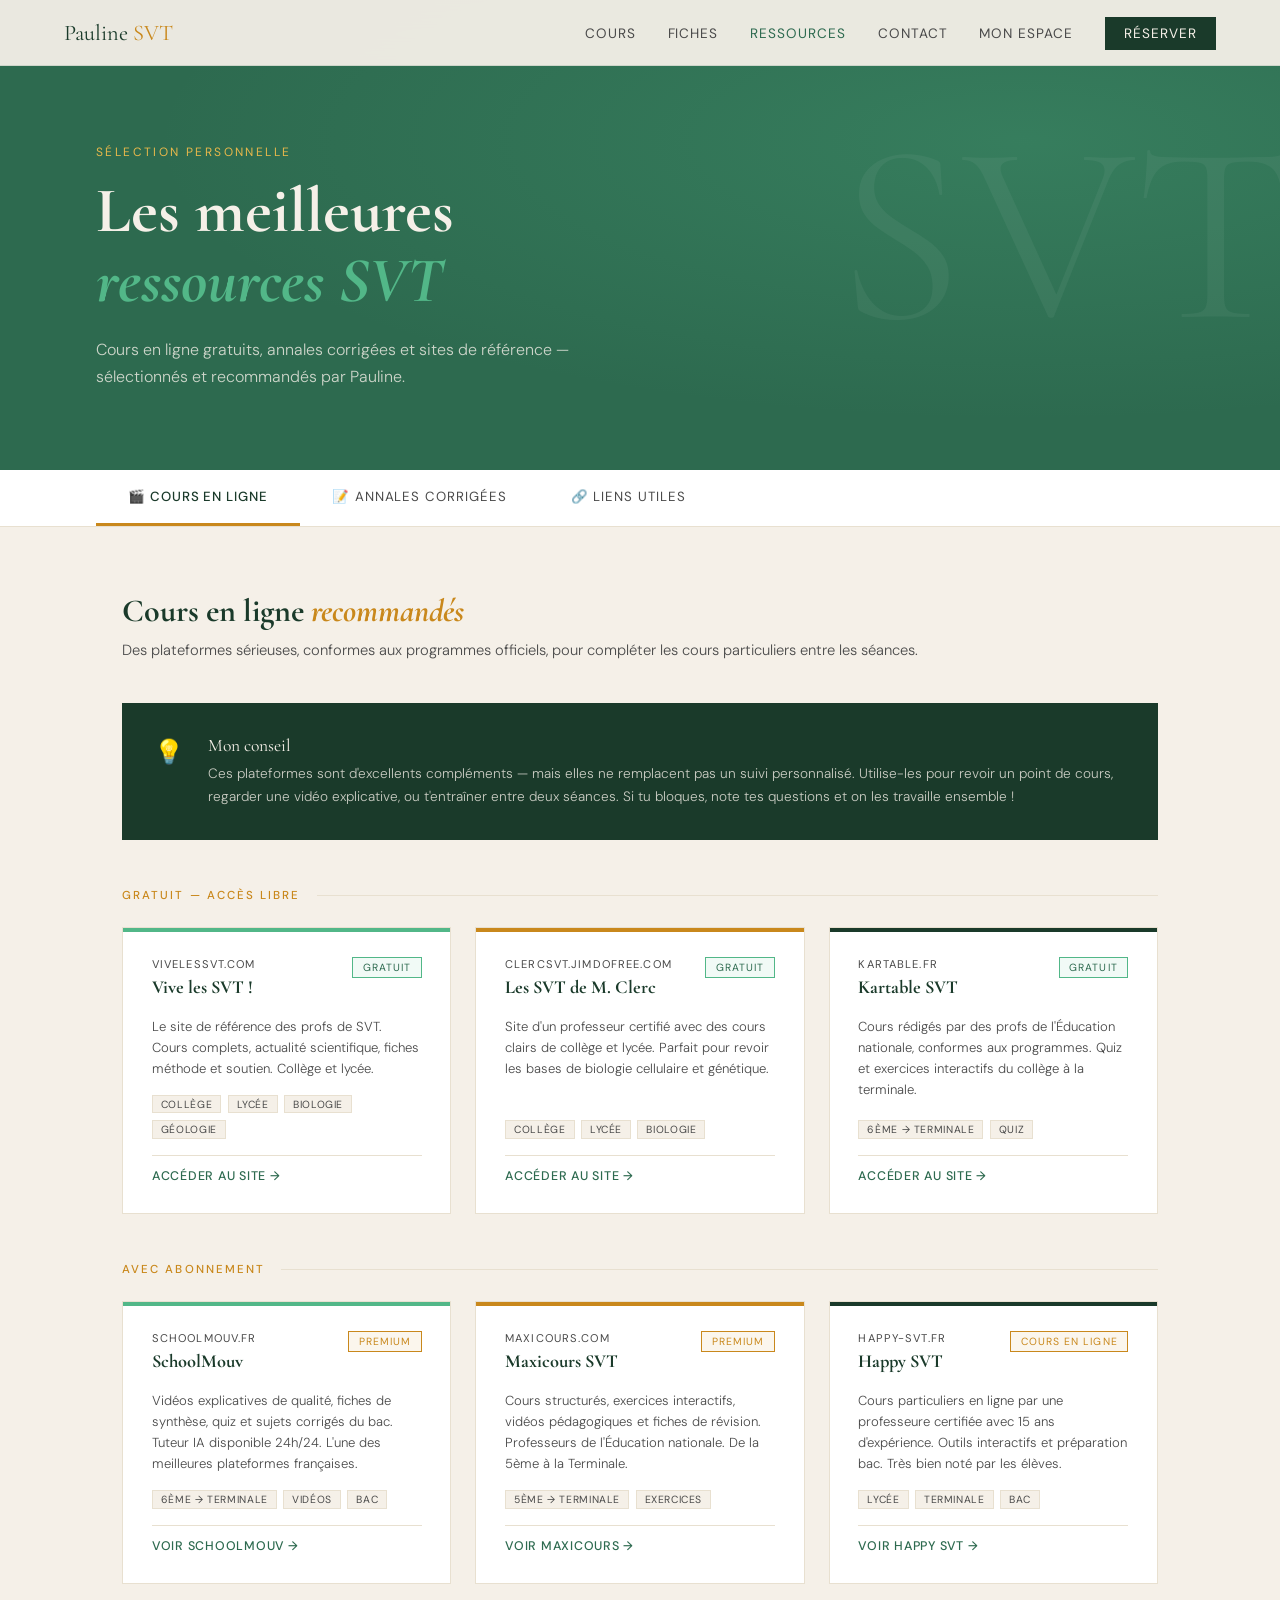
<file: ressources.html>
<!DOCTYPE html>
<html lang="fr">
<head>
  <meta charset="UTF-8"/>
  <link rel="icon" href="svt_cours_logo.svg"/>
  <meta name="viewport" content="width=device-width, initial-scale=1.0"/>
  <title>Ressources SVT — Cours, Annales & Liens utiles</title>
  <meta name="description" content="Ressources pédagogiques SVT gratuites : cours en ligne, annales du bac corrigées, vidéos explicatives et liens de référence sélectionnés."/>
  <meta property="og:title" content="Ressources SVT gratuites — Pauline Mattern"/>
  <meta property="og:description" content="Cours en ligne, annales corrigées et liens utiles pour réviser la SVT."/>
  <meta property="og:type"  content="website"/>
  <meta property="og:url"   content="https://VOTRE_DOMAINE.fr/ressources.html"/>
  <meta property="og:image" content="https://VOTRE_DOMAINE.fr/og-image.jpg"/>
  <meta name="twitter:card"        content="summary_large_image"/>
  <meta name="twitter:title"       content="Ressources SVT gratuites — Pauline Mattern"/>
  <meta name="twitter:description" content="Cours en ligne, annales corrigées et liens utiles pour réviser la SVT."/>
  <meta name="twitter:image"       content="https://VOTRE_DOMAINE.fr/og-image.jpg"/>
  <link rel="canonical" href="https://VOTRE_DOMAINE.fr/ressources.html"/>
  <link href="https://fonts.googleapis.com/css2?family=Cormorant+Garamond:ital,wght@0,400;0,600;1,400&family=DM+Sans:wght@300;400;500&display=swap" rel="stylesheet"/>
  <link rel="stylesheet" href="styles.css"/>
  <style>
    /* HERO */
    .hero{background:var(--green-mid);color:var(--cream);padding:9rem 6rem 5rem;position:relative;overflow:hidden}
    .hero::before{content:'';position:absolute;inset:0;background:radial-gradient(ellipse at 80% 30%,rgba(82,183,136,0.25) 0%,transparent 60%)}
    .hero::after{content:'SVT';position:absolute;right:-1rem;top:50%;transform:translateY(-50%);font-family:var(--serif);font-size:16rem;color:rgba(255,255,255,0.05);line-height:1;pointer-events:none}
    .hero-inner{max-width:600px;position:relative;z-index:2}
    .hero-eyebrow{font-size:0.75rem;letter-spacing:0.2em;text-transform:uppercase;color:var(--amber-light);margin-bottom:1rem}
    .hero-title{font-family:var(--serif);font-size:clamp(2.8rem,5vw,4.5rem);line-height:1.1;margin-bottom:1.2rem}
    .hero-title em{font-style:italic;color:var(--green-light)}
    .hero-sub{font-size:1rem;font-weight:300;line-height:1.7;color:rgba(245,240,232,0.8);max-width:480px}
    @media(max-width:768px){.hero{padding:7rem 1.5rem 3rem}.hero::after{display:none}}

    /* TABS */
    .tabs-nav{background:var(--white);border-bottom:1px solid var(--cream-dark);padding:0 6rem;display:flex;gap:0;position:sticky;top:72px;z-index:50;overflow-x:auto}
    .tab-btn{padding:1.1rem 2rem;font-family:var(--sans);font-size:0.83rem;letter-spacing:0.07em;text-transform:uppercase;background:none;border:none;border-bottom:3px solid transparent;cursor:pointer;color:var(--text-mid);white-space:nowrap;transition:all 0.2s}
    .tab-btn:hover{color:var(--green-mid)}
    .tab-btn.active{color:var(--green-deep);border-bottom-color:var(--amber);font-weight:500}
    @media(max-width:768px){.tabs-nav{padding:0 0.5rem}}

    /* MAIN */
    .main{max-width:1100px;margin:0 auto;padding:4rem 2rem}
    .tab-panel{display:none}
    .tab-panel.active{display:block;animation:fadeUp 0.4s ease}
    @keyframes fadeUp{from{opacity:0;transform:translateY(16px)}to{opacity:1;transform:translateY(0)}}

    /* INTRO */
    .section-intro{margin-bottom:2.5rem}
    .section-intro-title{font-family:var(--serif);font-size:2rem;color:var(--green-deep);margin-bottom:0.5rem}
    .section-intro-title em{font-style:italic;color:var(--amber)}
    .section-intro-sub{font-size:0.92rem;color:var(--text-mid);line-height:1.7;font-weight:300}

    /* CARDS RESSOURCES */
    .ressources-grid{display:grid;grid-template-columns:repeat(3,1fr);gap:1.5rem;margin-bottom:3rem}
    @media(max-width:900px){.ressources-grid{grid-template-columns:1fr 1fr}}
    @media(max-width:580px){.ressources-grid{grid-template-columns:1fr}}

    .res-card{background:var(--white);border:1px solid var(--cream-dark);padding:1.8rem;display:flex;flex-direction:column;gap:1rem;transition:transform 0.25s,box-shadow 0.25s;text-decoration:none;color:inherit;position:relative;overflow:hidden}
    .res-card::before{content:'';position:absolute;top:0;left:0;width:100%;height:4px;background:var(--green-light)}
    .res-card.amber::before{background:var(--amber)}
    .res-card.deep::before{background:var(--green-deep)}
    .res-card:hover{transform:translateY(-4px);box-shadow:0 10px 32px rgba(26,58,42,0.1)}

    .res-card-top{display:flex;align-items:flex-start;justify-content:space-between;gap:0.5rem}
    .res-badge{font-size:0.65rem;letter-spacing:0.1em;text-transform:uppercase;padding:0.2rem 0.6rem;border:1px solid;flex-shrink:0}
    .badge-free{color:var(--green-mid);border-color:var(--green-light);background:rgba(82,183,136,0.08)}
    .badge-premium{color:var(--amber);border-color:var(--amber);background:rgba(201,136,28,0.08)}

    .res-site{font-size:0.7rem;letter-spacing:0.1em;text-transform:uppercase;color:var(--text-mid);margin-bottom:0.3rem}
    .res-title{font-family:var(--serif);font-size:1.15rem;color:var(--green-deep);line-height:1.3}
    .res-desc{font-size:0.82rem;color:var(--text-mid);line-height:1.6;font-weight:300;flex:1}
    .res-tags{display:flex;gap:0.4rem;flex-wrap:wrap}
    .res-tag{font-size:0.65rem;letter-spacing:0.06em;text-transform:uppercase;background:var(--cream);border:1px solid var(--cream-dark);padding:0.12rem 0.5rem;color:var(--text-mid)}
    .res-link{display:inline-flex;align-items:center;gap:0.4rem;font-size:0.78rem;letter-spacing:0.06em;text-transform:uppercase;color:var(--green-mid);text-decoration:none;font-weight:500;margin-top:auto;padding-top:0.8rem;border-top:1px solid var(--cream-dark);transition:color 0.2s}
    .res-link:hover{color:var(--amber)}

    /* SECTION LABEL */
    .section-label{font-size:0.72rem;letter-spacing:0.18em;text-transform:uppercase;color:var(--amber);font-weight:500;margin-bottom:1.5rem;display:flex;align-items:center;gap:1rem}
    .section-label::after{content:'';flex:1;height:1px;background:var(--cream-dark)}

    /* CONSEIL BOX */
    .conseil-box{background:var(--green-deep);color:var(--cream);padding:2rem;margin-bottom:3rem;display:flex;gap:1.5rem;align-items:flex-start}
    .conseil-icon{font-size:1.5rem;flex-shrink:0;margin-top:0.1rem}
    .conseil-title{font-family:var(--serif);font-size:1.1rem;margin-bottom:0.4rem}
    .conseil-text{font-size:0.85rem;line-height:1.7;color:rgba(245,240,232,0.8);font-weight:300}

    /* ANNALES TABLE */
    .annales-table{width:100%;border-collapse:collapse;margin-bottom:2.5rem}
    .annales-table th{font-size:0.72rem;letter-spacing:0.1em;text-transform:uppercase;color:var(--text-mid);text-align:left;padding:0.8rem 1rem;border-bottom:2px solid var(--cream-dark);font-weight:500;background:var(--white)}
    .annales-table td{padding:0.9rem 1rem;border-bottom:1px solid var(--cream-dark);font-size:0.88rem;color:var(--text-dark);background:var(--white)}
    .annales-table tr:hover td{background:var(--cream)}
    .annales-table a{color:var(--green-mid);text-decoration:none;font-weight:500}
    .annales-table a:hover{color:var(--amber);text-decoration:underline}
    .tag-green{display:inline-block;background:rgba(82,183,136,0.1);color:var(--green-mid);border:1px solid rgba(82,183,136,0.3);padding:0.1rem 0.5rem;font-size:0.68rem;letter-spacing:0.06em;text-transform:uppercase}
    .tag-amber{display:inline-block;background:rgba(201,136,28,0.1);color:var(--amber);border:1px solid rgba(201,136,28,0.3);padding:0.1rem 0.5rem;font-size:0.68rem;letter-spacing:0.06em;text-transform:uppercase}

    .reveal{opacity:0;transform:translateY(20px);transition:all 0.5s ease}
    .reveal.visible{opacity:1;transform:none}
  </style>
</head>
<body>
  <nav>
    <a href="index.html" class="nav-logo">Pauline <span>SVT</span></a>
    <ul class="nav-links" id="navLinks">
      <li><a href="cours.html">Cours</a></li>
      <li><a href="fiches.html">Fiches</a></li>
      <li><a href="ressources.html" class="active">Ressources</a></li>
      <li><a href="contact.html">Contact</a></li>
      <li><a href="espace-etudiant.html">Mon espace</a></li>
      <li><a href="reservation.html" class="nav-cta">Réserver</a></li>
    </ul>
    <button class="hamburger" id="hamburger" aria-label="Menu"><span></span><span></span><span></span></button>
  </nav>

  <section class="hero">
    <div class="hero-inner">
      <p class="hero-eyebrow">Sélection personnelle</p>
      <h1 class="hero-title">Les meilleures<br/><em>ressources SVT</em></h1>
      <p class="hero-sub">Cours en ligne gratuits, annales corrigées et sites de référence — sélectionnés et recommandés par Pauline.</p>
    </div>
  </section>

  <!-- TABS -->
  <div class="tabs-nav">
    <button class="tab-btn active" data-tab="cours">🎬 Cours en ligne</button>
    <button class="tab-btn" data-tab="annales">📝 Annales corrigées</button>
    <button class="tab-btn" data-tab="liens">🔗 Liens utiles</button>
  </div>

  <div class="main">

    <!-- ══ COURS EN LIGNE ══ -->
    <div class="tab-panel active" id="tab-cours">

      <div class="section-intro reveal">
        <h2 class="section-intro-title">Cours en ligne <em>recommandés</em></h2>
        <p class="section-intro-sub">Des plateformes sérieuses, conformes aux programmes officiels, pour compléter les cours particuliers entre les séances.</p>
      </div>

      <div class="conseil-box reveal">
        <span class="conseil-icon">💡</span>
        <div>
          <p class="conseil-title">Mon conseil</p>
          <p class="conseil-text">Ces plateformes sont d'excellents compléments — mais elles ne remplacent pas un suivi personnalisé. Utilise-les pour revoir un point de cours, regarder une vidéo explicative, ou t'entraîner entre deux séances. Si tu bloques, note tes questions et on les travaille ensemble !</p>
        </div>
      </div>

      <p class="section-label reveal">Gratuit — accès libre</p>
      <div class="ressources-grid reveal">

        <a href="https://www.vivelessvt.com" target="_blank" rel="noopener" class="res-card">
          <div class="res-card-top">
            <div>
              <p class="res-site">vivelessvt.com</p>
              <h3 class="res-title">Vive les SVT !</h3>
            </div>
            <span class="res-badge badge-free">Gratuit</span>
          </div>
          <p class="res-desc">Le site de référence des profs de SVT. Cours complets, actualité scientifique, fiches méthode et soutien. Collège et lycée.</p>
          <div class="res-tags">
            <span class="res-tag">Collège</span>
            <span class="res-tag">Lycée</span>
            <span class="res-tag">Biologie</span>
            <span class="res-tag">Géologie</span>
          </div>
          <span class="res-link">Accéder au site →</span>
        </a>

        <a href="https://clercsvt.jimdofree.com" target="_blank" rel="noopener" class="res-card amber">
          <div class="res-card-top">
            <div>
              <p class="res-site">clercsvt.jimdofree.com</p>
              <h3 class="res-title">Les SVT de M. Clerc</h3>
            </div>
            <span class="res-badge badge-free">Gratuit</span>
          </div>
          <p class="res-desc">Site d'un professeur certifié avec des cours clairs de collège et lycée. Parfait pour revoir les bases de biologie cellulaire et génétique.</p>
          <div class="res-tags">
            <span class="res-tag">Collège</span>
            <span class="res-tag">Lycée</span>
            <span class="res-tag">Biologie</span>
          </div>
          <span class="res-link">Accéder au site →</span>
        </a>

        <a href="https://www.kartable.fr/svt" target="_blank" rel="noopener" class="res-card deep">
          <div class="res-card-top">
            <div>
              <p class="res-site">kartable.fr</p>
              <h3 class="res-title">Kartable SVT</h3>
            </div>
            <span class="res-badge badge-free">Gratuit</span>
          </div>
          <p class="res-desc">Cours rédigés par des profs de l'Éducation nationale, conformes aux programmes. Quiz et exercices interactifs du collège à la terminale.</p>
          <div class="res-tags">
            <span class="res-tag">6ème → Terminale</span>
            <span class="res-tag">Quiz</span>
          </div>
          <span class="res-link">Accéder au site →</span>
        </a>

      </div>

      <p class="section-label reveal">Avec abonnement</p>
      <div class="ressources-grid reveal">

        <a href="https://www.schoolmouv.fr/svt" target="_blank" rel="noopener" class="res-card">
          <div class="res-card-top">
            <div>
              <p class="res-site">schoolmouv.fr</p>
              <h3 class="res-title">SchoolMouv</h3>
            </div>
            <span class="res-badge badge-premium">Premium</span>
          </div>
          <p class="res-desc">Vidéos explicatives de qualité, fiches de synthèse, quiz et sujets corrigés du bac. Tuteur IA disponible 24h/24. L'une des meilleures plateformes françaises.</p>
          <div class="res-tags">
            <span class="res-tag">6ème → Terminale</span>
            <span class="res-tag">Vidéos</span>
            <span class="res-tag">Bac</span>
          </div>
          <span class="res-link">Voir SchoolMouv →</span>
        </a>

        <a href="https://www.maxicours.com/se/svt" target="_blank" rel="noopener" class="res-card amber">
          <div class="res-card-top">
            <div>
              <p class="res-site">maxicours.com</p>
              <h3 class="res-title">Maxicours SVT</h3>
            </div>
            <span class="res-badge badge-premium">Premium</span>
          </div>
          <p class="res-desc">Cours structurés, exercices interactifs, vidéos pédagogiques et fiches de révision. Professeurs de l'Éducation nationale. De la 5ème à la Terminale.</p>
          <div class="res-tags">
            <span class="res-tag">5ème → Terminale</span>
            <span class="res-tag">Exercices</span>
          </div>
          <span class="res-link">Voir Maxicours →</span>
        </a>

        <a href="https://happy-svt.fr" target="_blank" rel="noopener" class="res-card deep">
          <div class="res-card-top">
            <div>
              <p class="res-site">happy-svt.fr</p>
              <h3 class="res-title">Happy SVT</h3>
            </div>
            <span class="res-badge badge-premium">Cours en ligne</span>
          </div>
          <p class="res-desc">Cours particuliers en ligne par une professeure certifiée avec 15 ans d'expérience. Outils interactifs et préparation bac. Très bien noté par les élèves.</p>
          <div class="res-tags">
            <span class="res-tag">Lycée</span>
            <span class="res-tag">Terminale</span>
            <span class="res-tag">Bac</span>
          </div>
          <span class="res-link">Voir Happy SVT →</span>
        </a>

      </div>
    </div>

    <!-- ══ ANNALES ══ -->
    <div class="tab-panel" id="tab-annales">

      <div class="section-intro reveal">
        <h2 class="section-intro-title">Annales <em>corrigées</em></h2>
        <p class="section-intro-sub">Les meilleures sources pour s'entraîner sur de vrais sujets de bac et de brevet. Tout est gratuit.</p>
      </div>

      <div class="conseil-box reveal">
        <span class="conseil-icon">🎯</span>
        <div>
          <p class="conseil-title">Comment bien utiliser les annales</p>
          <p class="conseil-text">Commence toujours par faire le sujet <strong>sans regarder le corrigé</strong>, puis compare. Les sujets les plus récents (2025, 2024) sont les plus représentatifs du format actuel. Fais au minimum 5 sujets complets avant l'épreuve. On peut travailler les annales ensemble en cours !</p>
        </div>
      </div>

      <p class="section-label reveal">Bac Terminale — Spécialité SVT</p>
      <table class="annales-table reveal">
        <thead>
          <tr>
            <th>Site</th>
            <th>Contenu</th>
            <th>Année</th>
            <th>Corrigés</th>
            <th>Lien</th>
          </tr>
        </thead>
        <tbody>
          <tr>
            <td><strong>SujetDeBac.fr</strong></td>
            <td>87+ annales spé SVT</td>
            <td>2021 → 2025</td>
            <td><span class="tag-green">Oui ✓</span></td>
            <td><a href="https://www.sujetdebac.fr/annales/specialites/spe-sciences-vie-terre/" target="_blank">Accéder →</a></td>
          </tr>
          <tr>
            <td><strong>Didac-TIC</strong></td>
            <td>Sujets depuis 2003, par thème</td>
            <td>2003 → 2025</td>
            <td><span class="tag-green">Partiel ✓</span></td>
            <td><a href="https://www.didac-tic.fr/bac/" target="_blank">Accéder →</a></td>
          </tr>
          <tr>
            <td><strong>SchoolMouv</strong></td>
            <td>Annales + corrigés détaillés</td>
            <td>2021 → 2025</td>
            <td><span class="tag-green">Oui ✓</span></td>
            <td><a href="https://www.schoolmouv.fr/terminale/svt/sujets-bac" target="_blank">Accéder →</a></td>
          </tr>
          <tr>
            <td><strong>SujetDeBac 2025</strong></td>
            <td>19 annales session 2025</td>
            <td>2025</td>
            <td><span class="tag-green">2 corrigés ✓</span></td>
            <td><a href="https://www.sujetdebac.fr/annales/specialites/spe-sciences-vie-terre/2025/" target="_blank">Session 2025 →</a></td>
          </tr>
          <tr>
            <td><strong>SujetDeBac 2024</strong></td>
            <td>13 annales session 2024</td>
            <td>2024</td>
            <td><span class="tag-green">2 corrigés ✓</span></td>
            <td><a href="https://www.sujetdebac.fr/annales/specialites/spe-sciences-vie-terre/2024/" target="_blank">Session 2024 →</a></td>
          </tr>
        </tbody>
      </table>

      <p class="section-label reveal">Brevet Collège — Sciences</p>
      <table class="annales-table reveal">
        <thead>
          <tr>
            <th>Site</th>
            <th>Contenu</th>
            <th>Gratuit</th>
            <th>Lien</th>
          </tr>
        </thead>
        <tbody>
          <tr>
            <td><strong>SujetDeBac.fr</strong></td>
            <td>Annales brevet sciences (SVT + Physique)</td>
            <td><span class="tag-green">Gratuit ✓</span></td>
            <td><a href="https://www.sujetdebac.fr/" target="_blank">Accéder →</a></td>
          </tr>
          <tr>
            <td><strong>Kartable</strong></td>
            <td>Sujets brevet avec corrections</td>
            <td><span class="tag-amber">Partiel</span></td>
            <td><a href="https://www.kartable.fr/svt" target="_blank">Accéder →</a></td>
          </tr>
        </tbody>
      </table>

    </div>

    <!-- ══ LIENS UTILES ══ -->
    <div class="tab-panel" id="tab-liens">

      <div class="section-intro reveal">
        <h2 class="section-intro-title">Liens <em>utiles</em></h2>
        <p class="section-intro-sub">Sites officiels, simulateurs et outils pédagogiques pour aller plus loin et explorer la SVT autrement.</p>
      </div>

      <p class="section-label reveal">Programmes & ressources officielles</p>
      <div class="ressources-grid reveal">

        <a href="https://www.education.gouv.fr/les-programmes-de-svt-au-lycee-23" target="_blank" rel="noopener" class="res-card">
          <div class="res-card-top">
            <div>
              <p class="res-site">education.gouv.fr</p>
              <h3 class="res-title">Programmes officiels SVT</h3>
            </div>
            <span class="res-badge badge-free">Officiel</span>
          </div>
          <p class="res-desc">Les programmes officiels SVT du lycée publiés par le Ministère. La référence pour savoir exactement ce qui est au programme.</p>
          <div class="res-tags"><span class="res-tag">Officiel</span><span class="res-tag">Lycée</span></div>
          <span class="res-link">Voir les programmes →</span>
        </a>

        <a href="https://www.lumni.fr/lycee/seconde/svt" target="_blank" rel="noopener" class="res-card amber">
          <div class="res-card-top">
            <div>
              <p class="res-site">lumni.fr — France TV</p>
              <h3 class="res-title">Lumni SVT</h3>
            </div>
            <span class="res-badge badge-free">Gratuit</span>
          </div>
          <p class="res-desc">La plateforme éducative de France Télévisions. Vidéos documentaires et explicatives sur tous les thèmes SVT du lycée.</p>
          <div class="res-tags"><span class="res-tag">Vidéos</span><span class="res-tag">Lycée</span></div>
          <span class="res-link">Voir Lumni →</span>
        </a>

        <a href="https://planet-terre.ens-lyon.fr" target="_blank" rel="noopener" class="res-card deep">
          <div class="res-card-top">
            <div>
              <p class="res-site">ENS Lyon</p>
              <h3 class="res-title">Planet-Terre</h3>
            </div>
            <span class="res-badge badge-free">Gratuit</span>
          </div>
          <p class="res-desc">Site de géologie de l'ENS Lyon. Articles scientifiques de référence sur la tectonique, la géologie et les sciences de la Terre. Idéal pour approfondir.</p>
          <div class="res-tags"><span class="res-tag">Géologie</span><span class="res-tag">Avancé</span></div>
          <span class="res-link">Voir Planet-Terre →</span>
        </a>

      </div>

      <p class="section-label reveal">Biologie & Sciences du vivant</p>
      <div class="ressources-grid reveal">

        <a href="https://www.ncbi.nlm.nih.gov/books/NBK26866/" target="_blank" rel="noopener" class="res-card">
          <div class="res-card-top">
            <div>
              <p class="res-site">NCBI — NIH</p>
              <h3 class="res-title">Molecular Biology of the Cell</h3>
            </div>
            <span class="res-badge badge-free">Gratuit</span>
          </div>
          <p class="res-desc">Le manuel de référence mondiale en biologie cellulaire, accessible gratuitement en ligne. Pour les terminales qui veulent aller très loin.</p>
          <div class="res-tags"><span class="res-tag">Biologie</span><span class="res-tag">Terminale+</span></div>
          <span class="res-link">Accéder →</span>
        </a>

        <a href="https://www.inrae.fr/actualites" target="_blank" rel="noopener" class="res-card amber">
          <div class="res-card-top">
            <div>
              <p class="res-site">INRAE</p>
              <h3 class="res-title">Actualités scientifiques</h3>
            </div>
            <span class="res-badge badge-free">Gratuit</span>
          </div>
          <p class="res-desc">L'Institut national de recherche en agronomie et environnement. Actualités scientifiques accessibles sur la biodiversité, l'écologie et l'alimentation.</p>
          <div class="res-tags"><span class="res-tag">Écologie</span><span class="res-tag">Actualité</span></div>
          <span class="res-link">Voir INRAE →</span>
        </a>

        <a href="https://www.futura-sciences.com/sciences/biologie/" target="_blank" rel="noopener" class="res-card deep">
          <div class="res-card-top">
            <div>
              <p class="res-site">futura-sciences.com</p>
              <h3 class="res-title">Futura Sciences — Biologie</h3>
            </div>
            <span class="res-badge badge-free">Gratuit</span>
          </div>
          <p class="res-desc">Articles de vulgarisation scientifique sur la biologie, la génétique, l'évolution et l'environnement. Parfait pour enrichir ses connaissances.</p>
          <div class="res-tags"><span class="res-tag">Vulgarisation</span><span class="res-tag">Tous niveaux</span></div>
          <span class="res-link">Voir Futura →</span>
        </a>

      </div>

      <p class="section-label reveal">Simulateurs & outils interactifs</p>
      <div class="ressources-grid reveal">

        <a href="https://phet.colorado.edu/fr/simulations/filter?subjects=biology" target="_blank" rel="noopener" class="res-card">
          <div class="res-card-top">
            <div>
              <p class="res-site">Université du Colorado</p>
              <h3 class="res-title">PhET Simulations</h3>
            </div>
            <span class="res-badge badge-free">Gratuit</span>
          </div>
          <p class="res-desc">Simulations interactives de biologie et sciences de la Terre. Visualise la sélection naturelle, l'évolution, les écosystèmes en temps réel.</p>
          <div class="res-tags"><span class="res-tag">Simulation</span><span class="res-tag">Interactif</span></div>
          <span class="res-link">Voir PhET →</span>
        </a>

        <a href="https://www.google.com/intl/fr/earth/" target="_blank" rel="noopener" class="res-card amber">
          <div class="res-card-top">
            <div>
              <p class="res-site">Google</p>
              <h3 class="res-title">Google Earth</h3>
            </div>
            <span class="res-badge badge-free">Gratuit</span>
          </div>
          <p class="res-desc">Outil incontournable pour la géologie et la géographie. Explore les reliefs, les failles, les volcans et les plaques tectoniques en 3D.</p>
          <div class="res-tags"><span class="res-tag">Géologie</span><span class="res-tag">3D</span></div>
          <span class="res-link">Ouvrir Google Earth →</span>
        </a>

        <a href="https://www.cellsalive.com" target="_blank" rel="noopener" class="res-card deep">
          <div class="res-card-top">
            <div>
              <p class="res-site">cellsalive.com</p>
              <h3 class="res-title">Cells Alive</h3>
            </div>
            <span class="res-badge badge-free">Gratuit</span>
          </div>
          <p class="res-desc">Animations interactives sur la biologie cellulaire : mitose, méiose, cycle cellulaire, immunité. Idéal pour visualiser ce qui se passe dans une cellule.</p>
          <div class="res-tags"><span class="res-tag">Cellule</span><span class="res-tag">Animation</span></div>
          <span class="res-link">Voir Cells Alive →</span>
        </a>

      </div>
    </div>

  </div><!-- .main -->

  <script>
  function activateTab(name){
    document.querySelectorAll(".tab-btn").forEach(b=>b.classList.remove("active"));
    document.querySelectorAll(".tab-panel").forEach(p=>p.classList.remove("active"));
    const btn=document.querySelector(`.tab-btn[data-tab="${name}"]`);
    const panel=document.getElementById("tab-"+name);
    if(btn&&panel){ btn.classList.add("active"); panel.classList.add("active"); }
  }

  document.querySelectorAll(".tab-btn").forEach(btn=>{
    btn.addEventListener("click",()=>{
      activateTab(btn.dataset.tab);
      window.scrollTo({top:document.querySelector(".tabs-nav").offsetTop-80,behavior:"smooth"});
    });
  });

  const urlTab=new URLSearchParams(location.search).get("tab");
  if(urlTab) activateTab(urlTab);
  const obs=new IntersectionObserver(es=>{es.forEach(e=>{if(e.isIntersecting){e.target.classList.add("visible");obs.unobserve(e.target);}});},{threshold:0.1});
  document.querySelectorAll(".reveal").forEach(el=>obs.observe(el));
  </script>
  <script src="nav.js"></script>
</body>
</html>
</file>
<file: styles.css>
/* ═══════════════════════════════════════════════════════
   SVT Cours — styles communs
   Inclus en premier (avant <style>) dans chaque fichier.
   Ne modifier que ce qui est vraiment partagé.
   ═══════════════════════════════════════════════════════ */

/* ── RESET ── */
*, *::before, *::after { box-sizing: border-box; margin: 0; padding: 0; }

/* ── VARIABLES ── */
:root {
  --green-deep:  #1a3a2a;
  --green-mid:   #2d6a4f;
  --green-light: #52b788;
  --cream:       #f5f0e8;
  --cream-dark:  #e8e0d0;
  --amber:       #c9881c;
  --amber-light: #e8b84b;
  --text-dark:   #1c1c1c;
  --text-mid:    #4a4a4a;
  --white:       #ffffff;
  --red:         #c0392b;
  --serif: 'Cormorant Garamond', Georgia, serif;
  --sans:  'DM Sans', sans-serif;
}

html { scroll-behavior: smooth; }
body { font-family: var(--sans); background: var(--cream); color: var(--text-dark); }

/* ── NAVBAR ── */
nav {
  position: fixed; top: 0; left: 0; right: 0; z-index: 100;
  display: flex; align-items: center; justify-content: space-between;
  padding: 1.2rem 4rem;
  background: rgba(245,240,232,0.95);
  backdrop-filter: blur(12px);
  border-bottom: 1px solid rgba(45,106,79,0.15);
}
.nav-logo { font-family: var(--serif); font-size: 1.4rem; color: var(--green-deep); text-decoration: none; }
.nav-logo span { color: var(--amber); }
.nav-links { display: flex; gap: 2rem; list-style: none; }
.nav-links a { font-size: 0.85rem; letter-spacing: 0.07em; text-transform: uppercase; color: var(--text-mid); text-decoration: none; transition: color 0.2s; }
.nav-links a:hover, .nav-links a.active { color: var(--green-mid); }
.nav-cta { background: var(--green-deep); color: var(--cream) !important; padding: 0.5rem 1.2rem; }
.nav-back { font-size: 0.82rem; letter-spacing: 0.08em; text-transform: uppercase; color: var(--text-mid); text-decoration: none; display: flex; align-items: center; gap: 0.5rem; transition: color 0.2s; }
.nav-back:hover { color: var(--green-mid); }
.hamburger { display: none; flex-direction: column; gap: 5px; cursor: pointer; background: none; border: none; padding: 0; }
.hamburger span { display: block; width: 24px; height: 2px; background: var(--green-deep); transition: all 0.3s; }
@media(max-width: 768px) {
  nav { padding: 1rem 1.5rem; }
  .nav-links { display: none; flex-direction: column; gap: 1.2rem; position: absolute; top: 100%; left: 0; right: 0; background: var(--cream); padding: 2rem; border-top: 1px solid var(--cream-dark); }
  .nav-links.open { display: flex; }
  .hamburger { display: flex; }
}

/* ── BOUTONS ── */
.btn { display: inline-flex; align-items: center; justify-content: center; gap: 0.5rem; padding: 0.85rem 1.8rem; font-family: var(--sans); font-size: 0.85rem; font-weight: 500; letter-spacing: 0.08em; text-transform: uppercase; cursor: pointer; transition: all 0.3s; border: 2px solid transparent; text-decoration: none; }
.btn-primary { background: var(--green-deep); color: var(--cream); border-color: var(--green-deep); }
.btn-primary:hover { background: transparent; color: var(--green-deep); }
.btn-secondary { background: transparent; color: var(--green-deep); border-color: var(--green-deep); }
.btn-secondary:hover { background: var(--green-deep); color: var(--cream); }
.btn-sm { padding: 0.5rem 1rem; font-size: 0.78rem; }
.btn-danger { background: transparent; color: var(--red); border-color: var(--red); }
.btn-danger:hover { background: var(--red); color: var(--white); }
button:disabled, .btn:disabled { opacity: 0.45; cursor: not-allowed; pointer-events: none; }

/* ── MESSAGES ── */
.msg { padding: 0.8rem 1.2rem; font-size: 0.85rem; margin-top: 1rem; line-height: 1.5; }
.msg-success { background: rgba(82,183,136,0.1);  color: var(--green-mid); border-left: 3px solid var(--green-light); }
.msg-error   { background: rgba(192,57,43,0.08);  color: var(--red);       border-left: 3px solid var(--red); }
.msg-info    { background: rgba(201,136,28,0.08); color: var(--amber);     border-left: 3px solid var(--amber); }
</file>
